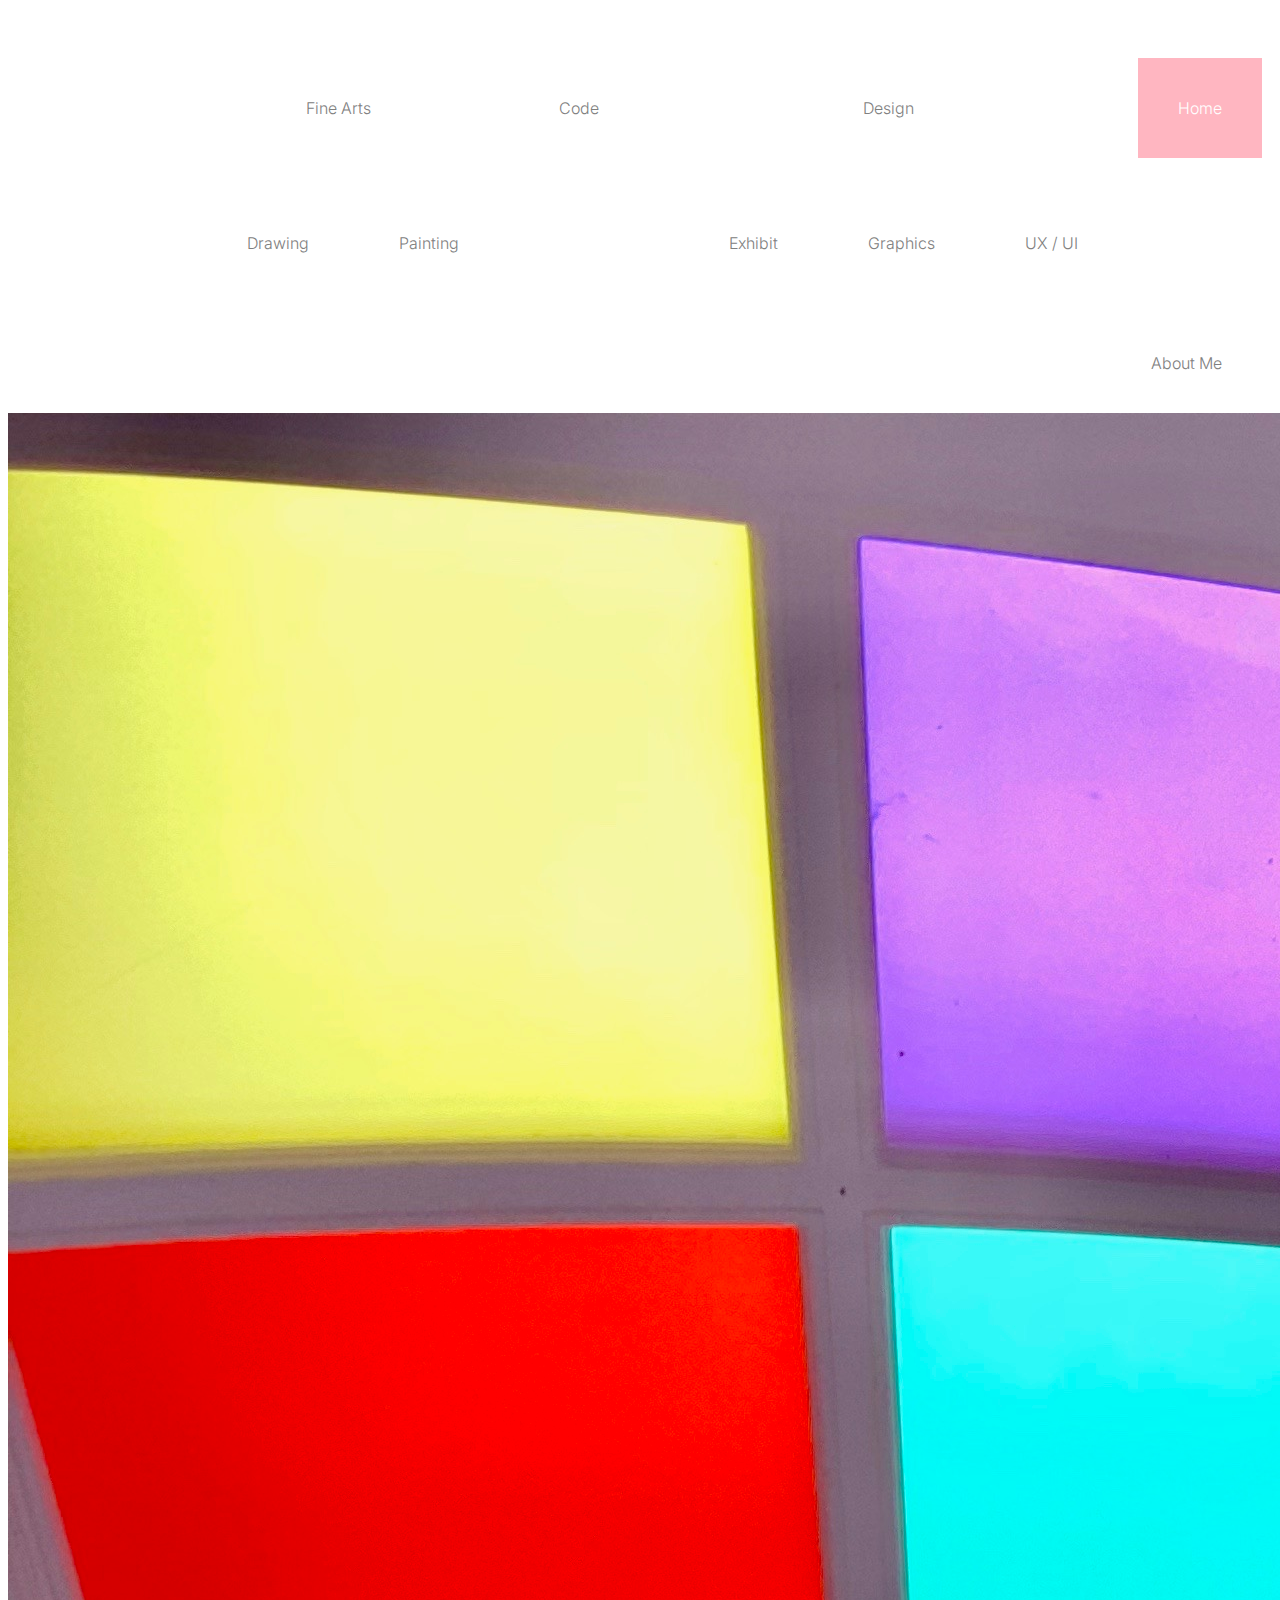
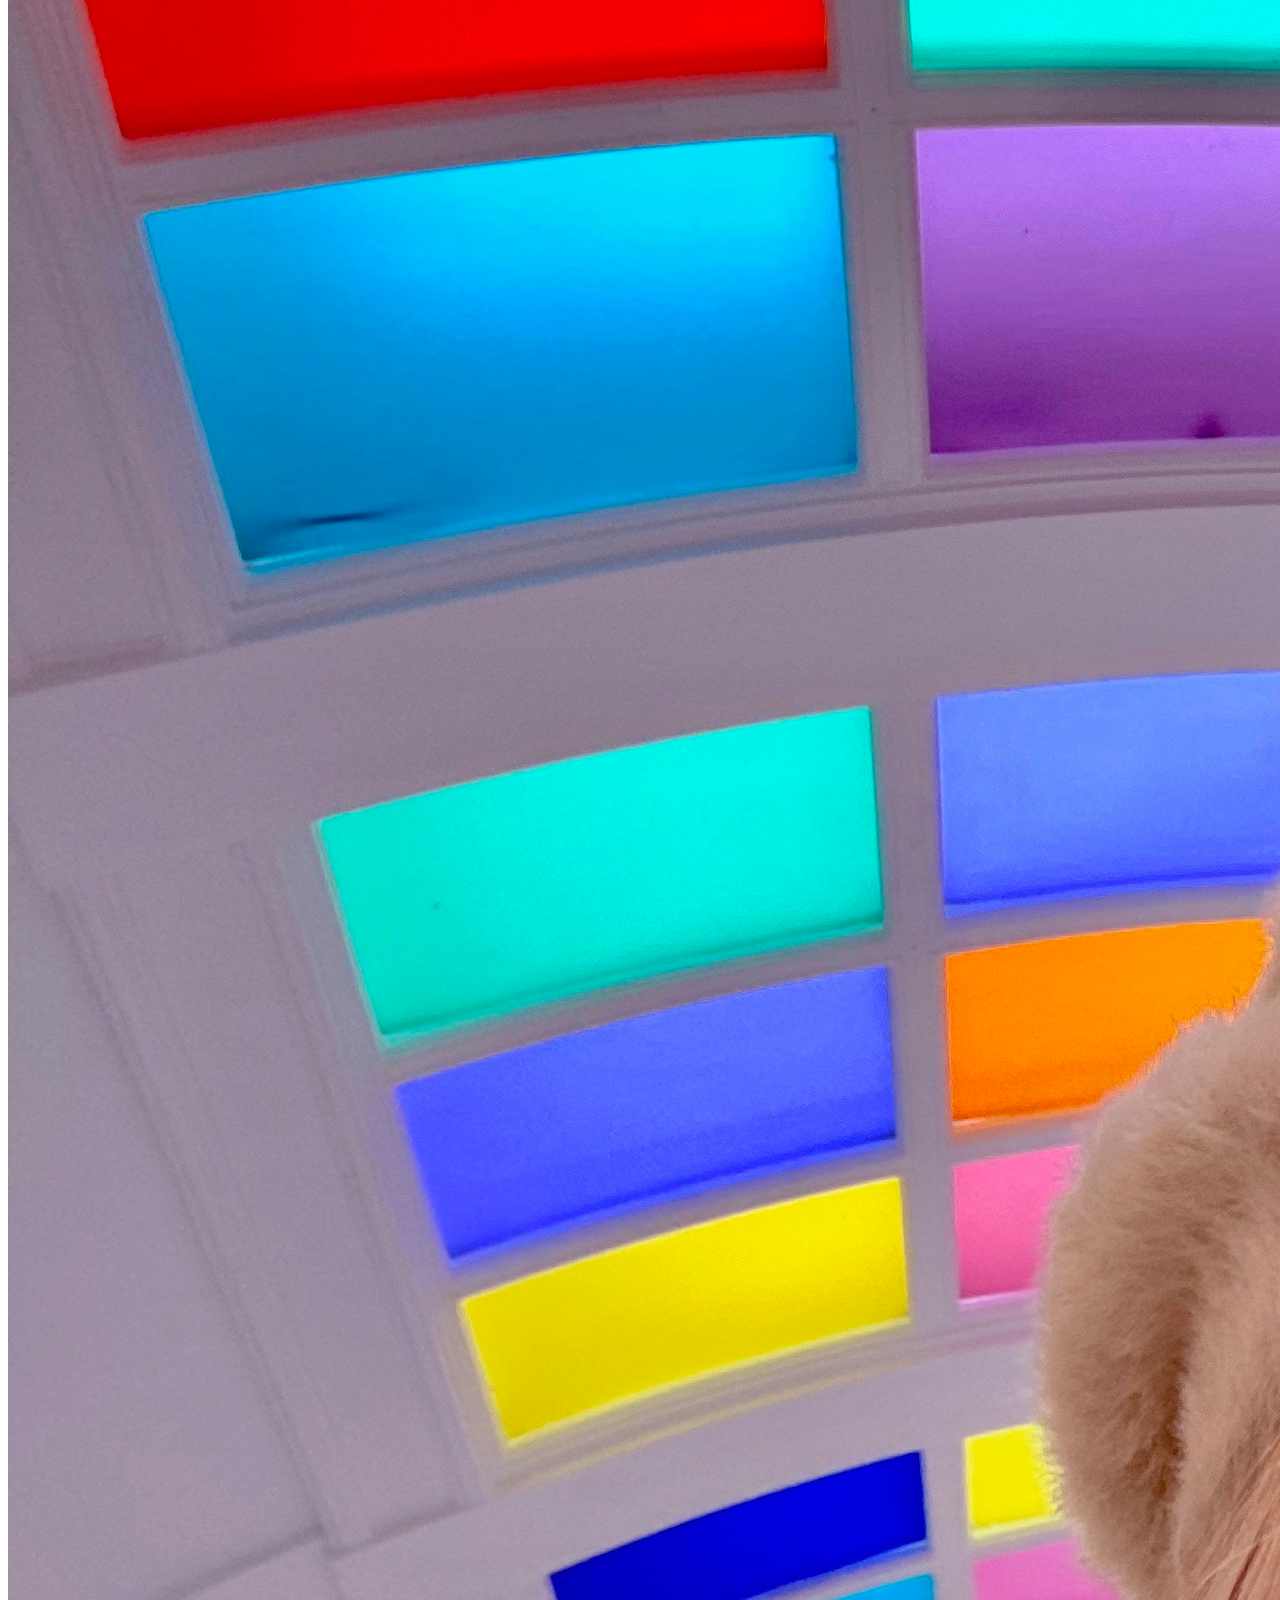
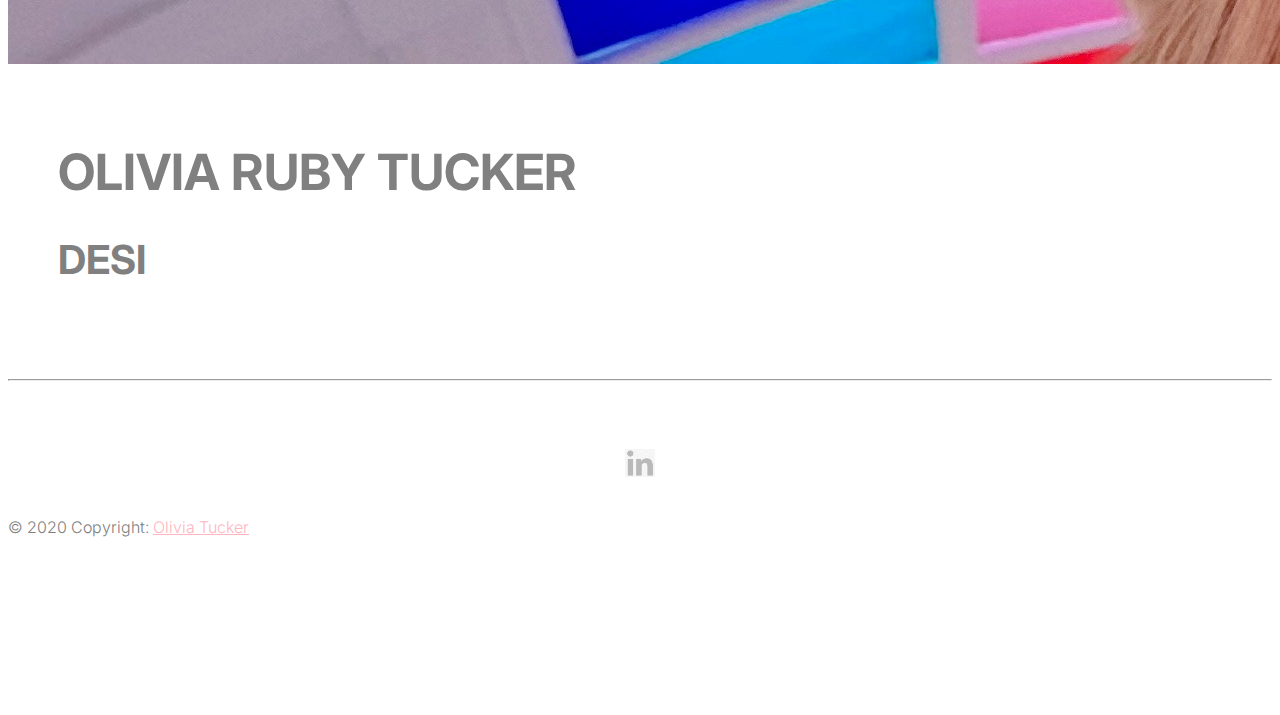
<file: index.html>
<!doctype html>
<html lang="en">

<head>
    <meta charset="UTF-8">
    <meta name="Interactive Design II" content="Portfolio Site">
    <meta name="author" content="Olivia Tucker">
    <meta name="viewport" content="width=device-width, initial-scale=1.0">
    <title>Olivia Tucker Portfolio Website</title>

    <!-- Bootstrap v4.4.1 -->
    <link href="https://cdn.jsdelivr.net/npm/bootstrap@5.0.0-beta1/dist/css/bootstrap.min.css" rel="stylesheet" integrity="sha384-giJF6kkoqNQ00vy+HMDP7azOuL0xtbfIcaT9wjKHr8RbDVddVHyTfAAsrekwKmP1" crossorigin="anonymous">
    <link href="css/custom.css" rel="stylesheet" type="text/css" media="screen">
    <link href="https://fonts.googleapis.com/css2?family=Inter:wght@200;300;400;500;600&display=swap" rel="stylesheet">

</head>

<body>
    <div class="col-md-13">
        <ul class="nav justify-content-end">
            <ul class="nav nav-pills">
                <li class="nav-item">
                    <a class="nav-link active" aria-current="page" href="index.html">Home</a>
                </li>
                
                <li class="nav-item dropdown">
                    <a class="nav-link dropdown-toggle" data-bs-toggle="dropdown" href="#" role="button" aria-expanded="false">Design</a>
                    <ul class="dropdown-menu">
                        <li><a class="dropdown-item" href="uxui.html">UX / UI</a></li>
                        <li><a class="dropdown-item" href="graphic.html">Graphics</a></li>
                        <li><a class="dropdown-item" href="sweden.html">Exhibit</a>
                        </li>

                    </ul>
                </li>
                <li class="nav-item">
                    <a class="nav-link" href="code.html">Code</a>
                </li>

                <li class="nav-item dropdown">
                    <a class="nav-link dropdown-toggle" data-bs-toggle="dropdown" href="#" role="button" aria-expanded="false">Fine Arts</a>
                    <ul class="dropdown-menu">
                        <li><a class="dropdown-item" href="painting.html">Painting</a></li>
                        <li><a class="dropdown-item" href="graphic.html">Drawing</a></li>
                    </ul>
                </li>
                <li class="nav-item">
                    <a class="nav-link" href="aboutme.html">About Me</a>
                </li>

            </ul>
        </ul>
    
    
    <div class="jumbo jumbotron-fluid">
        <div class="intro">
    <img src ="images/heroimage.jpeg" class="img-fluid" alt="Hero Image">


<!--beginning of typed.JS-->
            <div class="col-md-13">
                <h1> Olivia Ruby Tucker </h1>
                <h1 class="typing"></h1>
                <script src="typed.js"></script><br><br><br><hr><br><br><br>
                
        
         <!-- Footer Elements -->

              
                <a href="https://www.linkedin.com/in/olivia-tucker-ba3a02171/l" target="_blank"><img src="images/linkedinlogo.png" width="30px" class="center" alt="LinkedIn"></a>


                <!-- Copyright -->
                <div class="footer-copyright text-center py-3">© 2020 Copyright:
                    <a href="https://www.livtuckerdesign.com/">Olivia Tucker</a>
                </div>
                <!-- Copyright -->

            <!-- Footer -->
       
                
                
            </div> <!-- end of JS-->

        </div><!--end of intro tag-->
        </div> <!--end of jumbotron-->


            

            <!-- jQuery and Bootstrap links - do not delete! -->
        
            <script src="https://cdn.jsdelivr.net/npm/bootstrap@5.0.0-beta1/dist/js/bootstrap.bundle.min.js" integrity="sha384-ygbV9kiqUc6oa4msXn9868pTtWMgiQaeYH7/t7LECLbyPA2x65Kgf80OJFdroafW" crossorigin="anonymous"></script>
            <!-- end of do not delete -->

        <!--final div container-->
    </div>
</body>

</html>
</file>
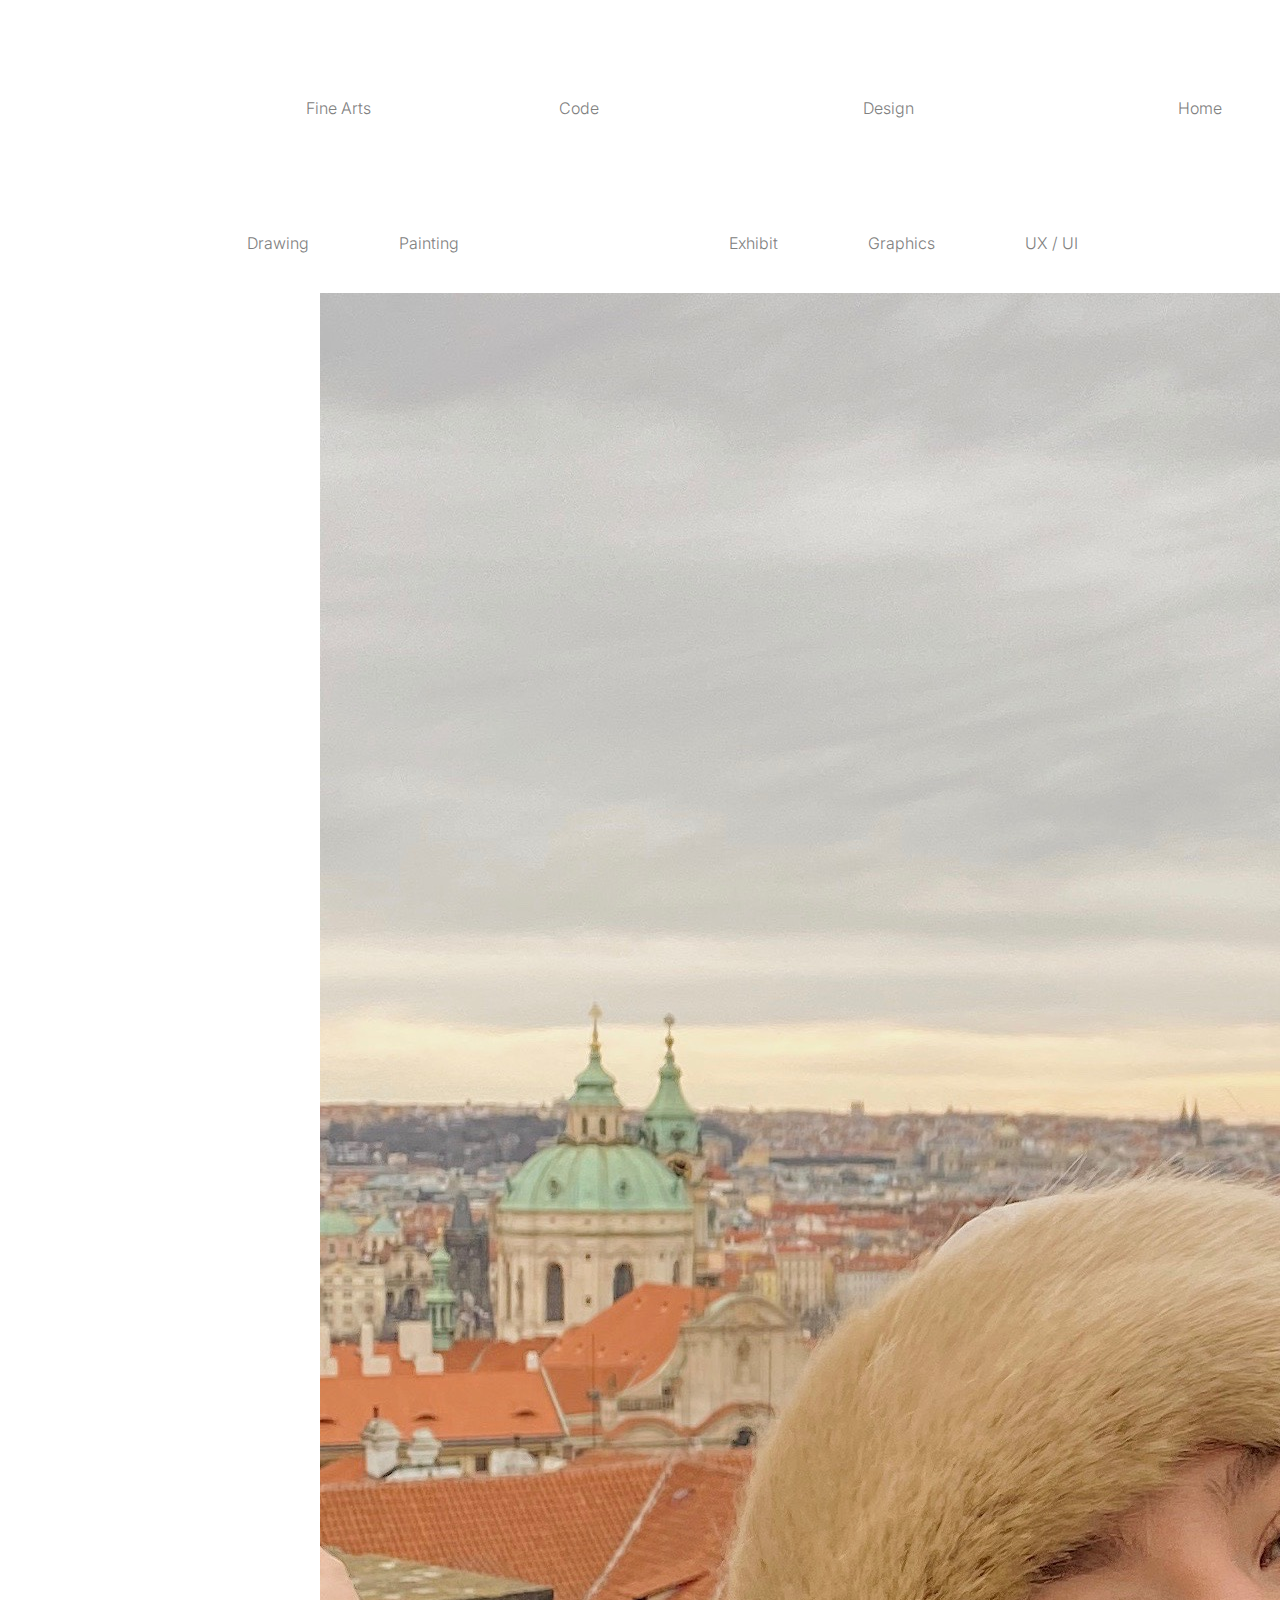
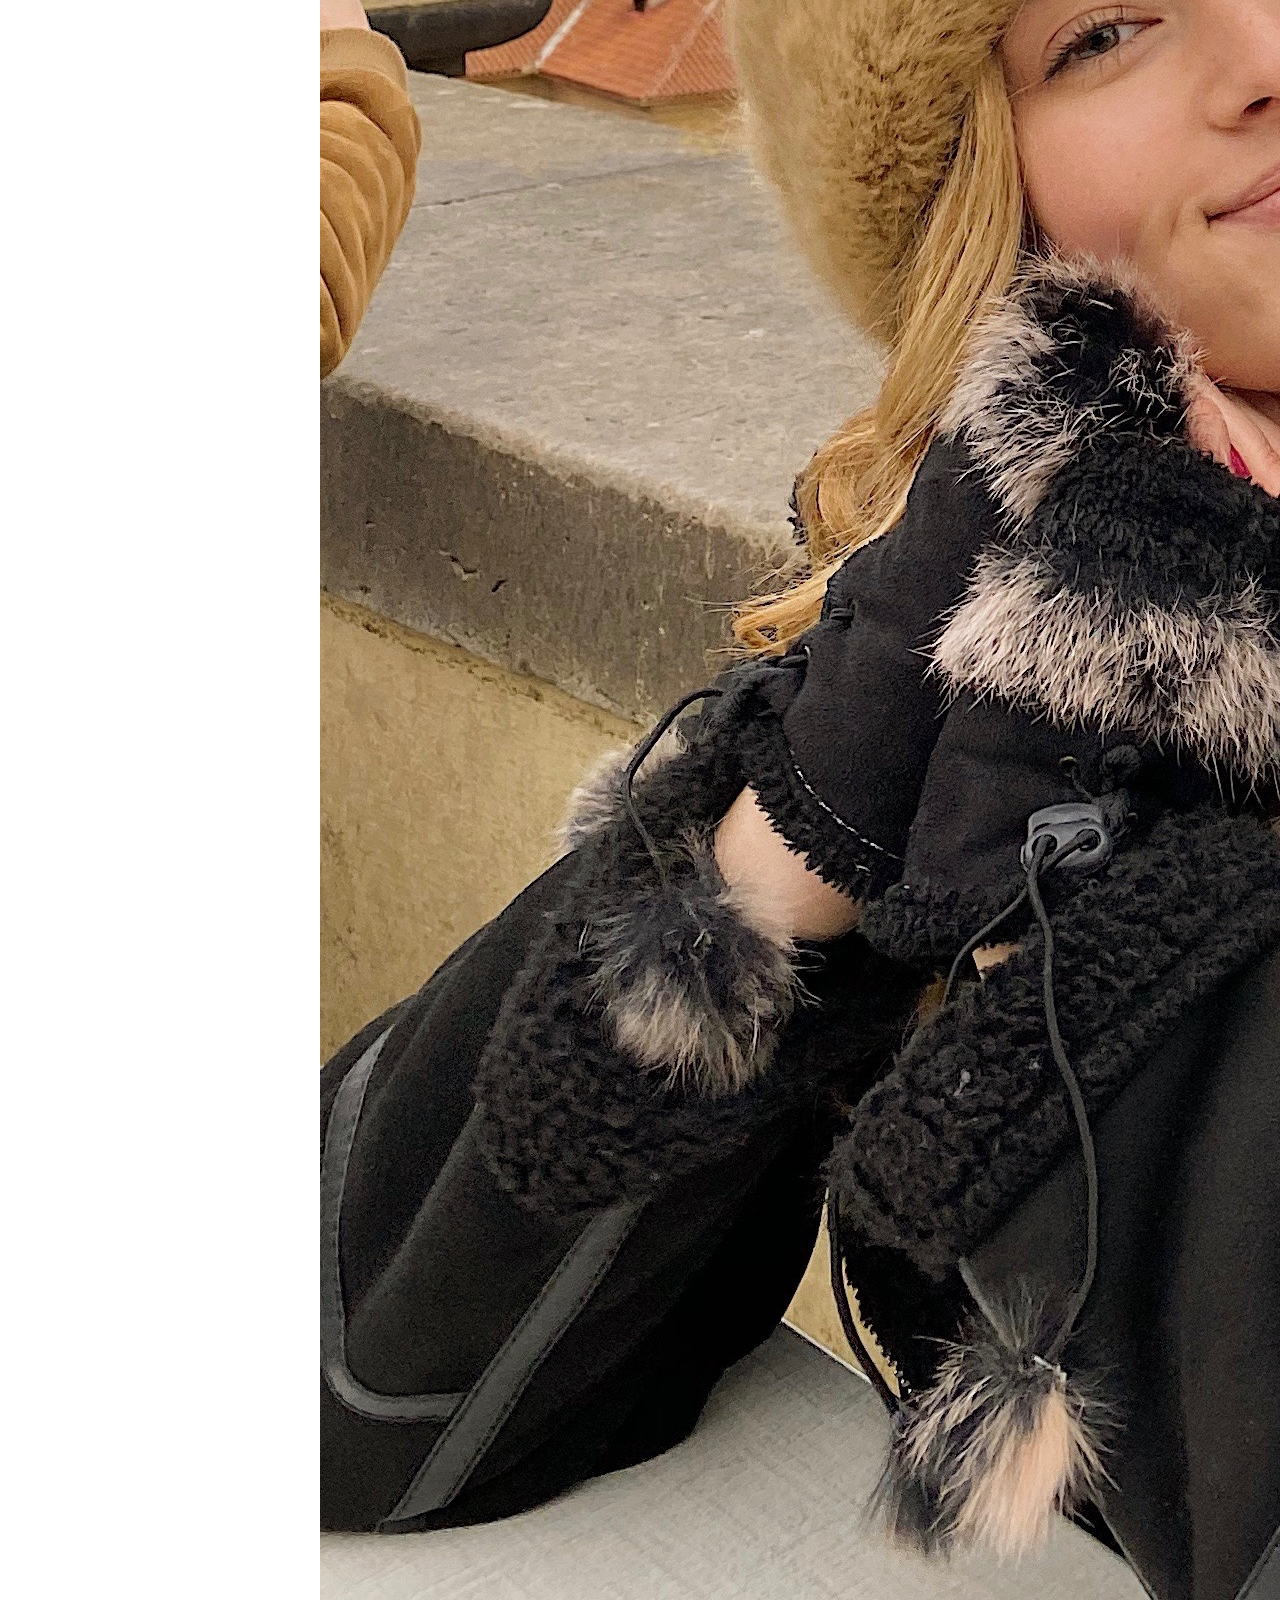
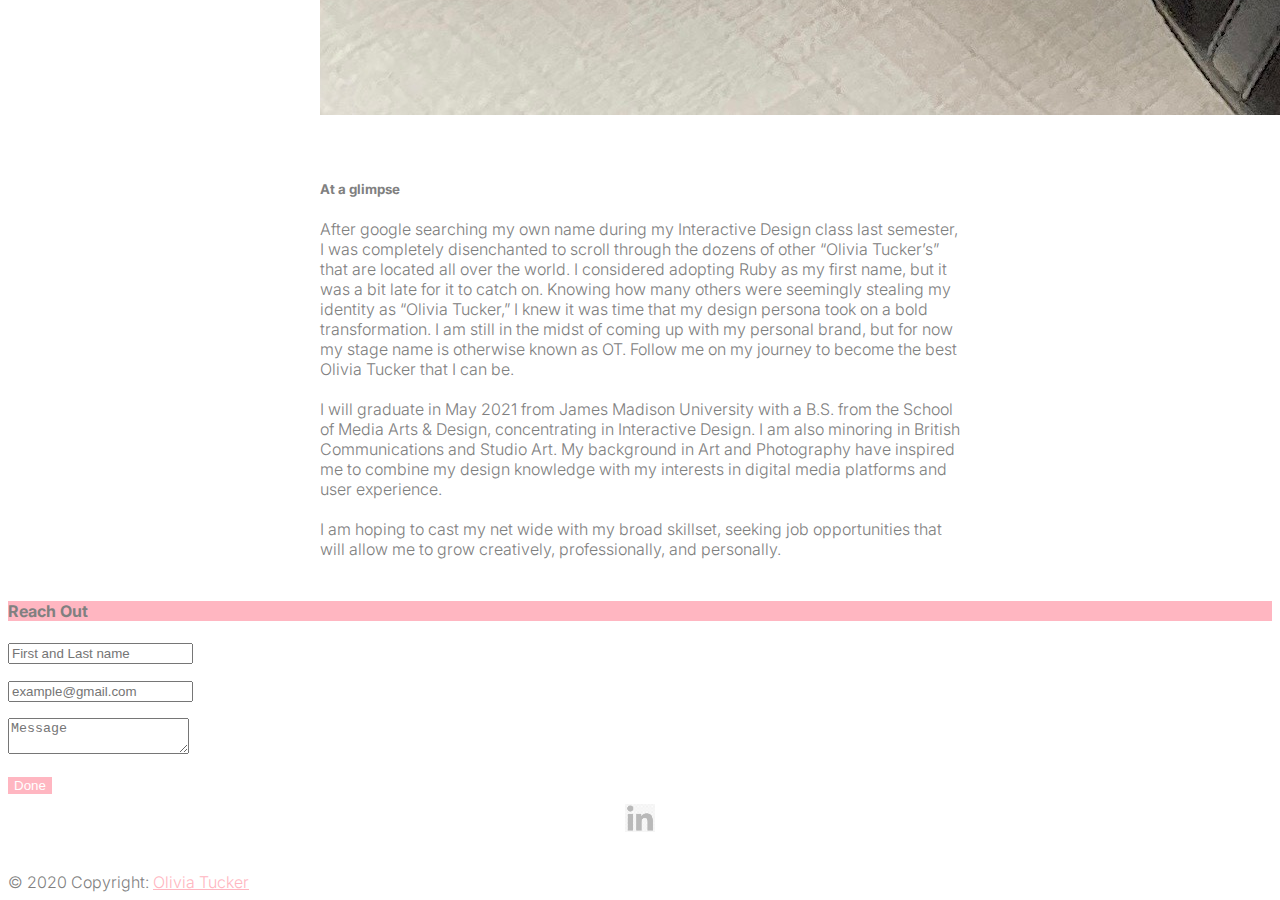
<file: aboutme.html>
<!doctype html>
<html lang="en">

<head>
    <meta charset="UTF-8">
    <meta name="Interactive Design II" content="Portfolio Site">
    <meta name="author" content="Olivia Tucker">
    <meta name="viewport" content="width=device-width, initial-scale=1.0">
    <title>Olivia Tucker Portfolio Website</title>

    <!-- Bootstrap v4.4.1 -->
    <link href="https://cdn.jsdelivr.net/npm/bootstrap@5.0.0-beta1/dist/css/bootstrap.min.css" rel="stylesheet" integrity="sha384-giJF6kkoqNQ00vy+HMDP7azOuL0xtbfIcaT9wjKHr8RbDVddVHyTfAAsrekwKmP1" crossorigin="anonymous">
    <link href="css/custom.css" rel="stylesheet" type="text/css" media="screen">
    <link href="https://fonts.googleapis.com/css2?family=Inter:wght@200;300;400;500;600&display=swap" rel="stylesheet">

</head>

<body>
    <div class="col-md-13">
        <ul class="nav justify-content-end">
            <ul class="nav nav-pills">
                <li class="nav-item">
                    <a class="nav-link" href="index.html">Home</a>
                </li>
                <li class="nav-item dropdown">
                    <a class="nav-link dropdown-toggle" aria-current="page" data-bs-toggle="dropdown" href="design.html" role="button" aria-expanded="false">Design</a>
                    <ul class="dropdown-menu">
                        <li><a class="dropdown-item" href="uxui.html">UX / UI</a></li>
                        <li><a class="dropdown-item" href="graphic.html">Graphics</a></li>
                        <li><a class="dropdown-item" href="sweden.html">Exhibit</a>
                        </li>
                    </ul>
                </li>
                <li class="nav-item">
                    <a class="nav-link" href="code.html">Code</a>
                    </li>

                    <li class="nav-item dropdown">
                        <a class="nav-link dropdown-toggle" data-bs-toggle="dropdown" href="finearts.html" role="button" aria-expanded="false">Fine Arts</a>
                        <ul class="dropdown-menu">
                            <li><a class="dropdown-item" href="painting.html">Painting</a></li>
                            <li><a class="dropdown-item" href="graphic.html">Drawing</a></li>

                        </ul>
                    </li>
                    <li class="nav-item">
                        <a class="nav-link active" href="aboutme.html">About Me</a>
                    </li>
                    </ul>
                    </ul>
                    <!--insert body elements-->
        
      <!--card-->
        
        <div class="card" style="width: 40rem;"> 
  <img class="card-img-top" src="images/profilepic.jpeg" alt="Olivia Card">
  <div class="card-body">
    <h5 class="card-title">At a glimpse</h5>
    <p class="card-text">After google searching my own name during my Interactive Design class last semester, I was completely disenchanted to scroll through the dozens of other “Olivia Tucker’s” that are located all over the world. I considered adopting Ruby as my first name, but it was a bit late for it to catch on. Knowing how many others were seemingly stealing my identity as “Olivia Tucker,” I knew it was time that my design persona took on a bold transformation. I am still in the midst of coming up with my personal brand, but for now my stage name is otherwise known as OT. Follow me on my journey to become the best Olivia Tucker that I can be. <br><br>

                            I will graduate in May 2021 from James Madison University with a B.S. from the School of Media Arts & Design, concentrating in Interactive Design. I am also minoring in British Communications and Studio Art. My background in Art and Photography have inspired me to combine my design knowledge with my interests in digital media platforms and user experience. <br><br>

                            I am hoping to cast my net wide with my broad skillset, seeking job opportunities that will allow me to grow creatively, professionally, and personally. <br><br></p>
  </div>
</div>
        
     <!--form-->
        
    <div class="container">
    <h2 class="text-center"></h2>
	<div class="row justify-content-center">
		<div class="col-12 col-md-8 col-lg-6 pb-5">


                    <!--Form with header-->

                    <form action="mail.php" method="post">
                        <div class="card border-primary rounded-0">
                            <div class="card-header p-0">
                                <div class="bg-info text-white text-center py-2">
                                    <h4><i class="fa fa-envelope"></i> Reach Out</h4>
                                    <p class="m-0"></p>
                                </div>
                            </div>
                            <div class="card-body p-3">

                                <!--Body-->
                                <div class="form-group">
                                    <div class="input-group mb-2">
                                        <div class="input-group-prepend">
                                            <div class="input-group-text"><i class="fa fa-user text-info"></i></div>
                                        </div>
                                        <input type="text" class="form-control" id="name" name="name" placeholder="First and Last name" required>
                                    </div>
                                </div>
                                <div class="form-group">
                                    <div class="input-group mb-2">
                                        <div class="input-group-prepend">
                                            <div class="input-group-text"><i class="fa fa-envelope text-info"></i></div>
                                        </div>
                                        <input type="email" class="form-control" id="name" name="email" placeholder="example@gmail.com" required>
                                    </div>
                                </div>

                                <div class="form-group">
                                    <div class="input-group mb-2">
                                        <div class="input-group-prepend">
                                            <div class="input-group-text"><i class="fa fa-comment text-info"></i></div>
                                        </div>
                                        <textarea class="form-control" placeholder="Message" required></textarea>
                                    </div>
                                </div>

                                <div class="text-center">
                                    <input type="submit" value="Done" class="btn btn-info btn-block rounded-0 py-2">
                                </div>
                            </div>

                        </div>
                    </form>
                    <!--Form with header-->


                </div>
	</div>
</div>
        
                
        
         <!-- Footer Elements -->

              
                <a href="https://www.linkedin.com/in/olivia-tucker-ba3a02171/l" target="_blank"><img src="images/linkedinlogo.png" width="30px" class="center" alt="LinkedIn"></a>


                <!-- Copyright -->
                <div class="footer-copyright text-center py-3">© 2020 Copyright:
                    <a href="https://www.livtuckerdesign.com/">Olivia Tucker</a>
                </div>
                <!-- Copyright -->

            <!-- Footer -->
       
       <style>
           
           
           .card {
        margin: 0 auto; 
        float: none; 
        margin-bottom: 10px; 
        }
           .form{
             margin: 0; 
         
           }
           .form-group{
        margin: 0 auto; 
        float: none; 
        margin-bottom: 10px; 
               margin-bottom: 1rem;
        }
           div{
               display:block;}
               
           .btn btn-primary{
        
    height:20px; 
    width:100px; 
    margin: -20px -50px; 
    position:relative;
    top:50%; 
    left:50%;
}
            .bg-info {
    background-color: lightpink!important;
}
        .btn-info {
    color: #fff;
    background-color:lightpink;
    border:none;
            
}
           
       .btn-info:hover {
    
 background: #FCD9E8;
           border:none;}
           
           .border-primary {
    border-color:darkgray;
}
        
        </style>         
                
                
                
        
                
            


            

            <!-- jQuery and Bootstrap links - do not delete! -->
        
            <script src="https://cdn.jsdelivr.net/npm/bootstrap@5.0.0-beta1/dist/js/bootstrap.bundle.min.js" integrity="sha384-ygbV9kiqUc6oa4msXn9868pTtWMgiQaeYH7/t7LECLbyPA2x65Kgf80OJFdroafW" crossorigin="anonymous"></script>
            <!-- end of do not delete -->

       </div> <!--final div container-->
</body>

</html>
</file>
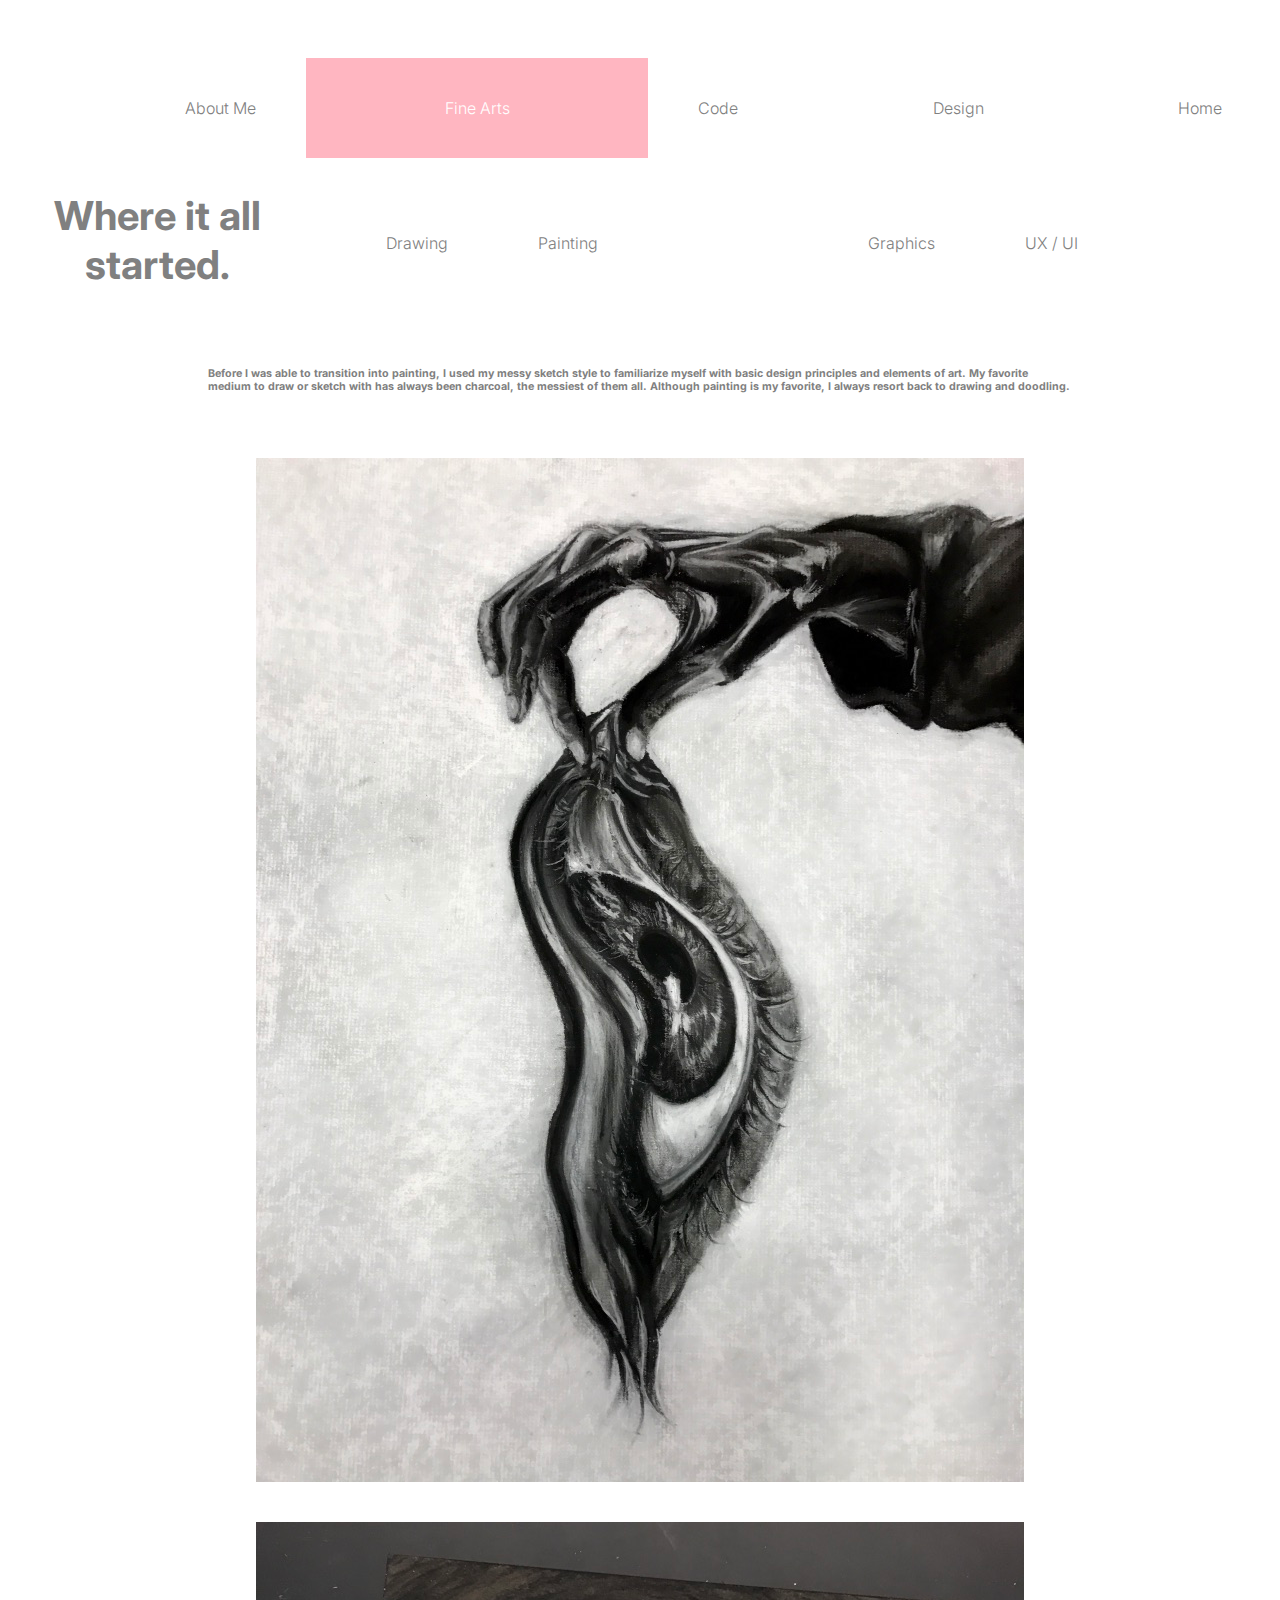
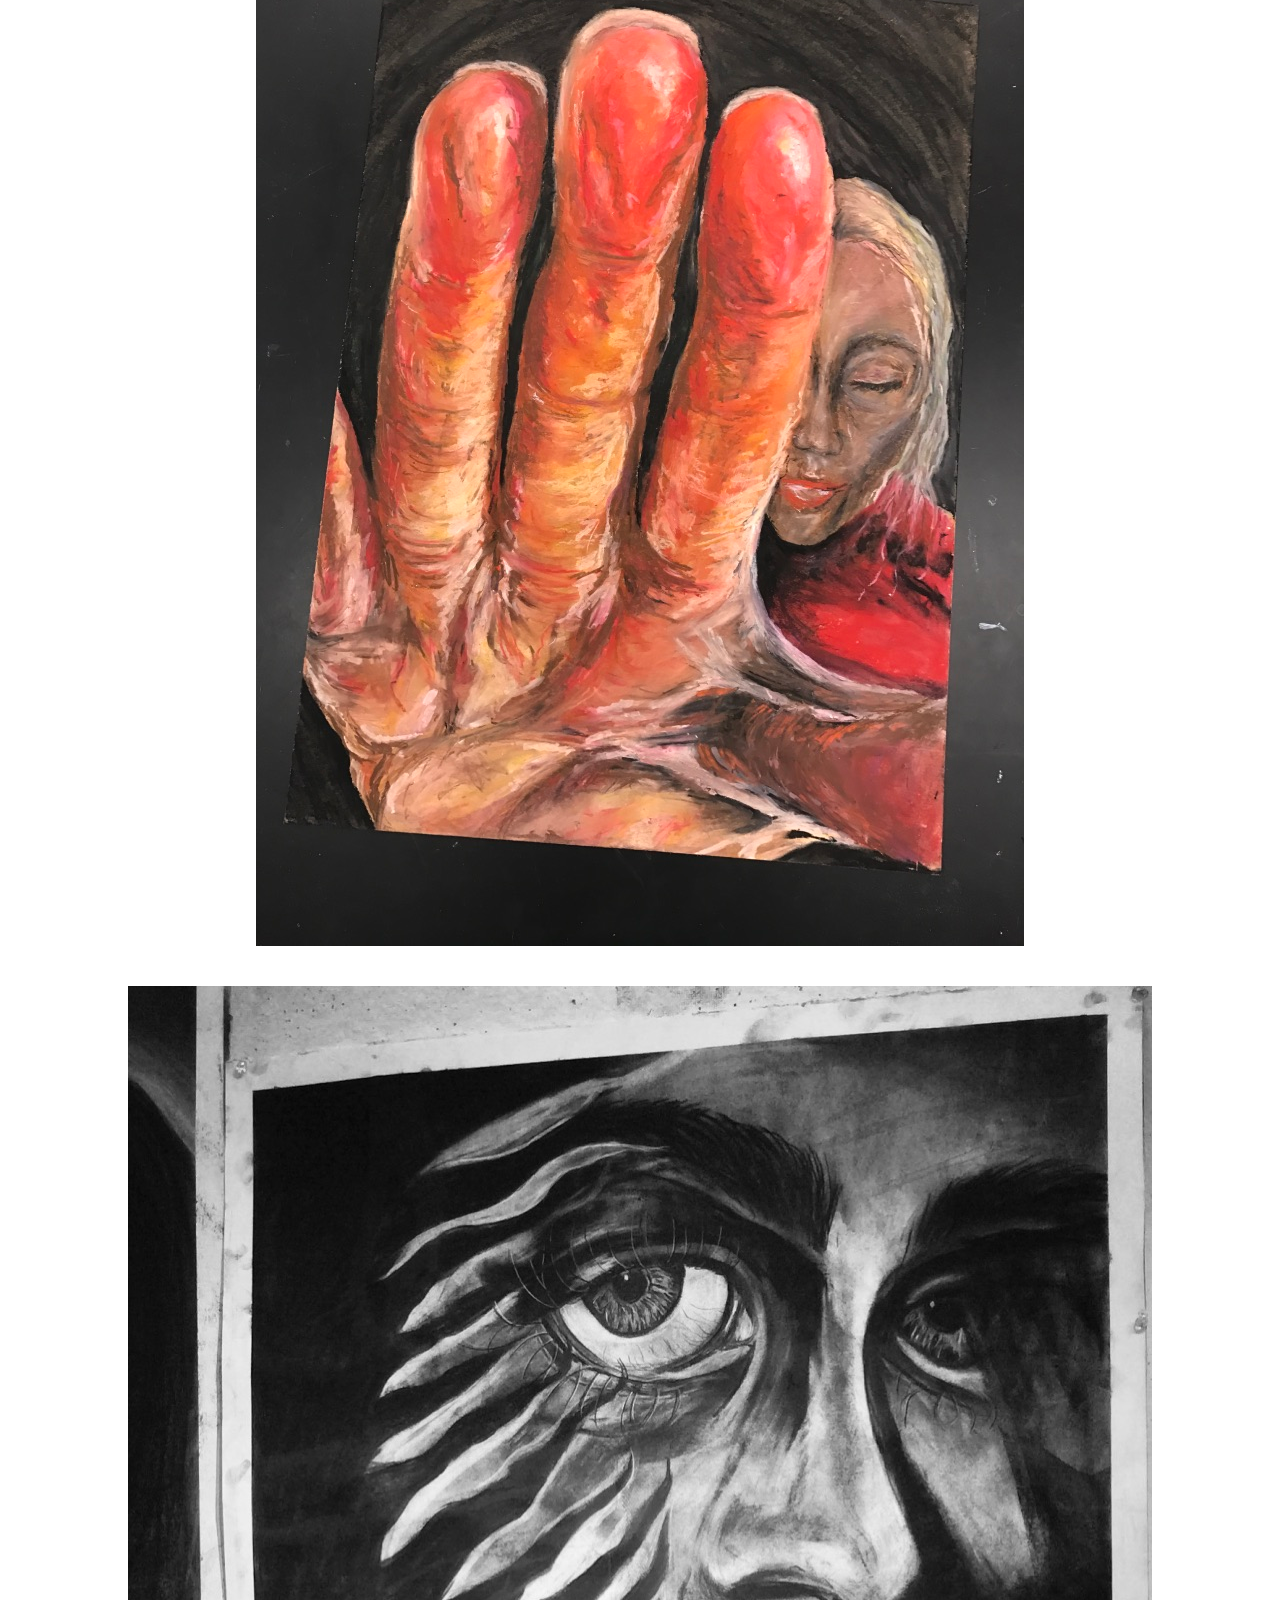
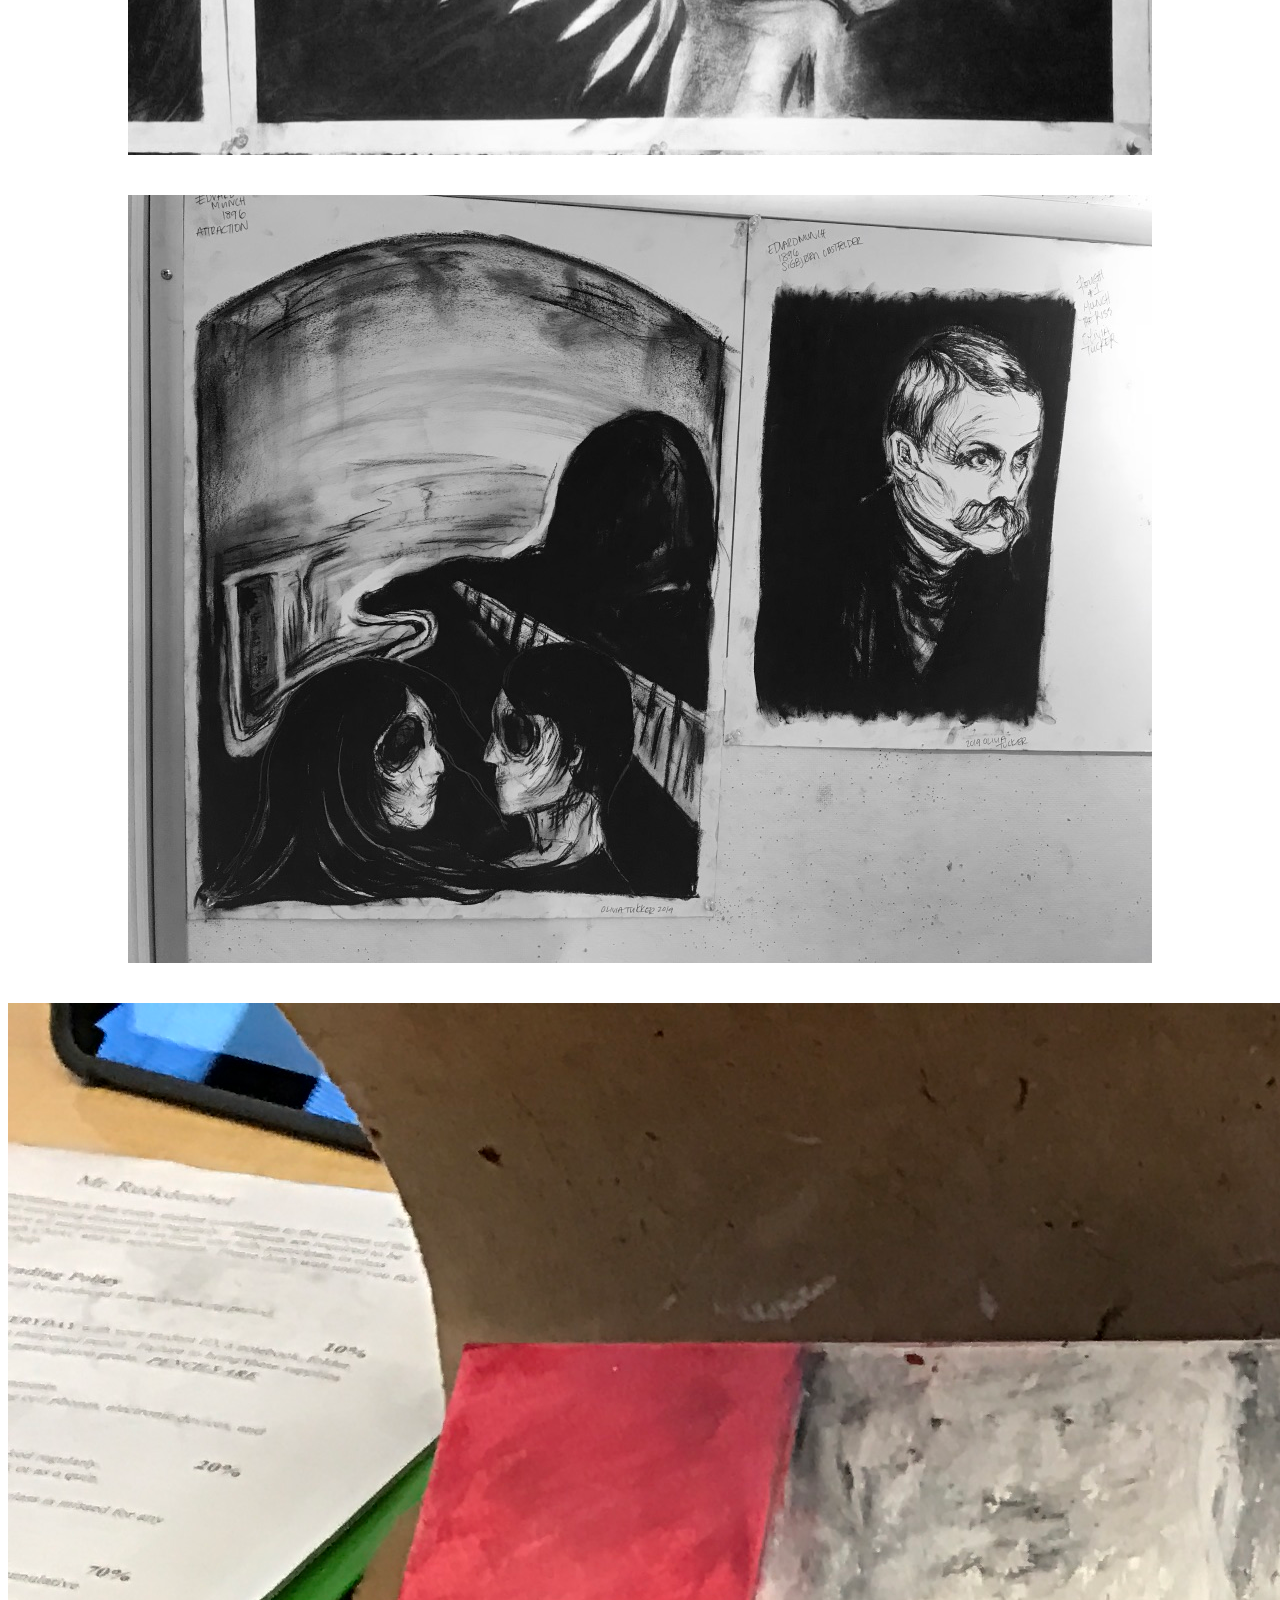
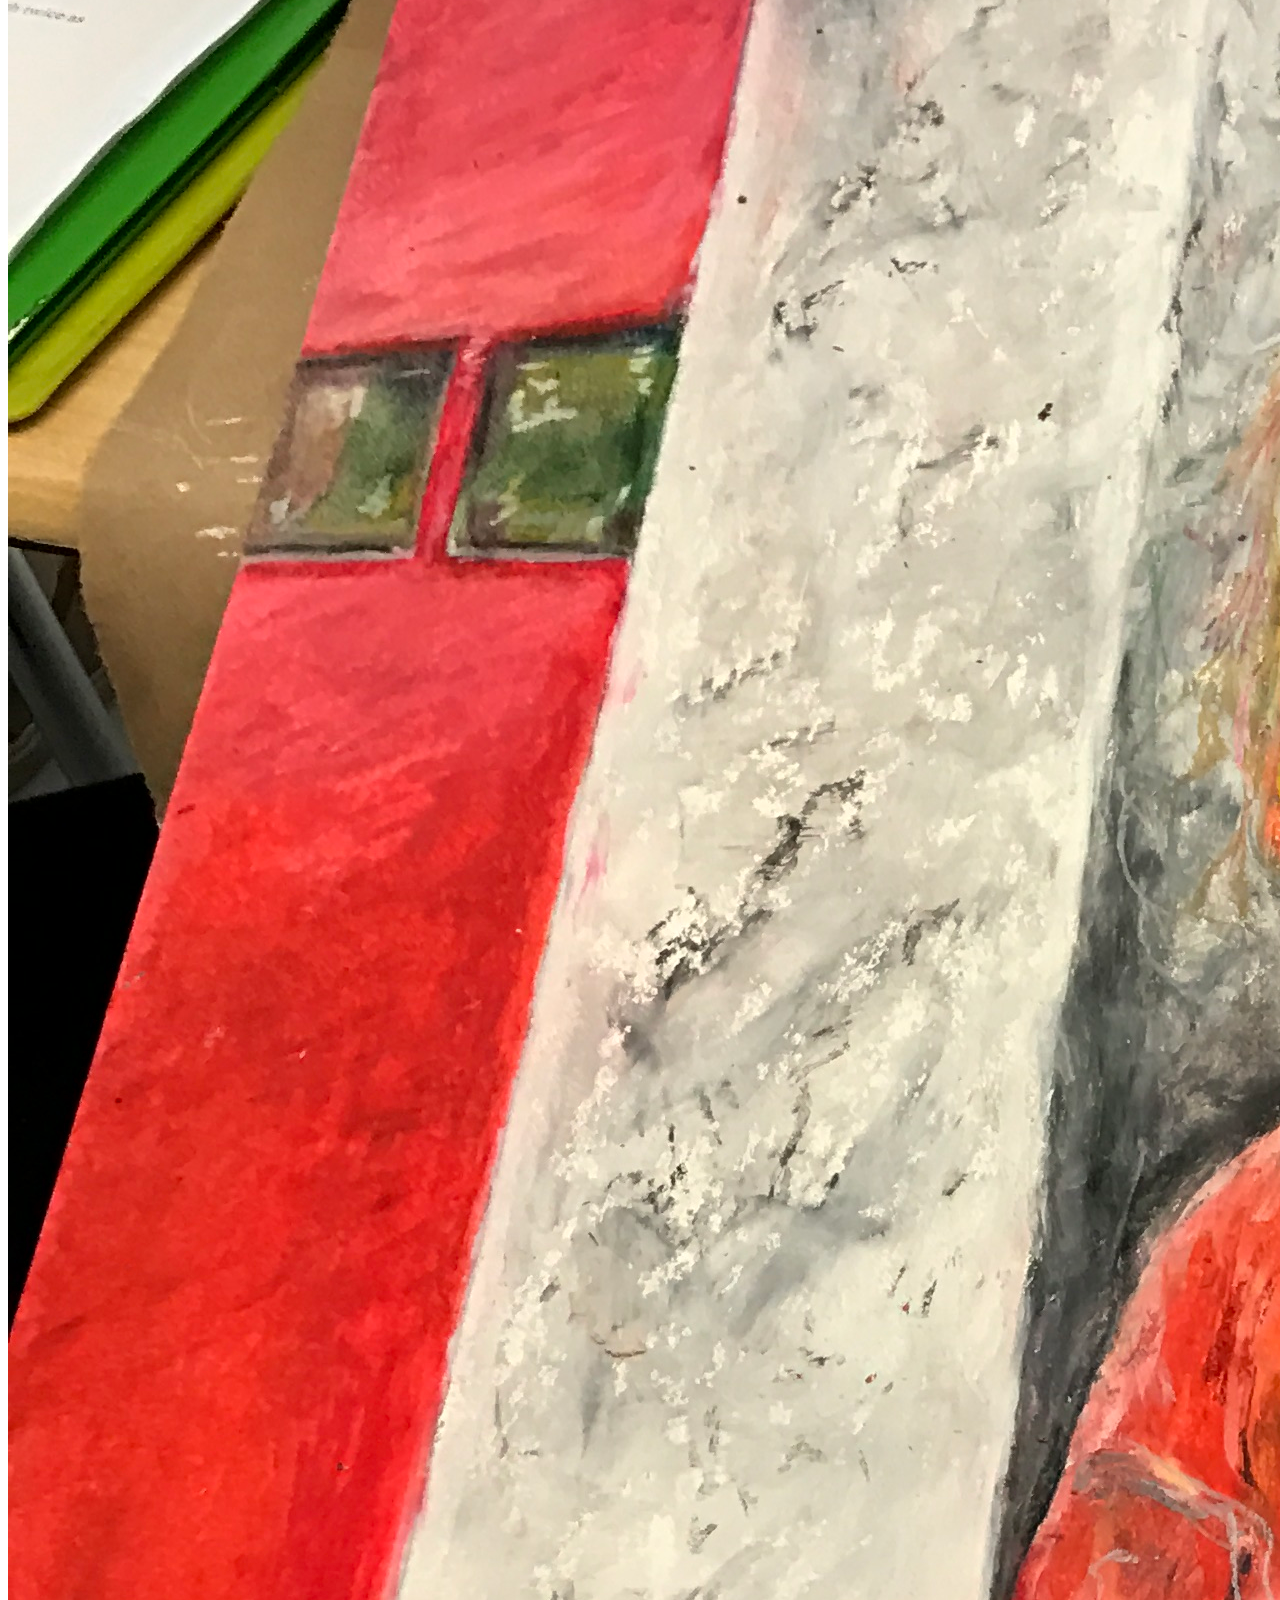
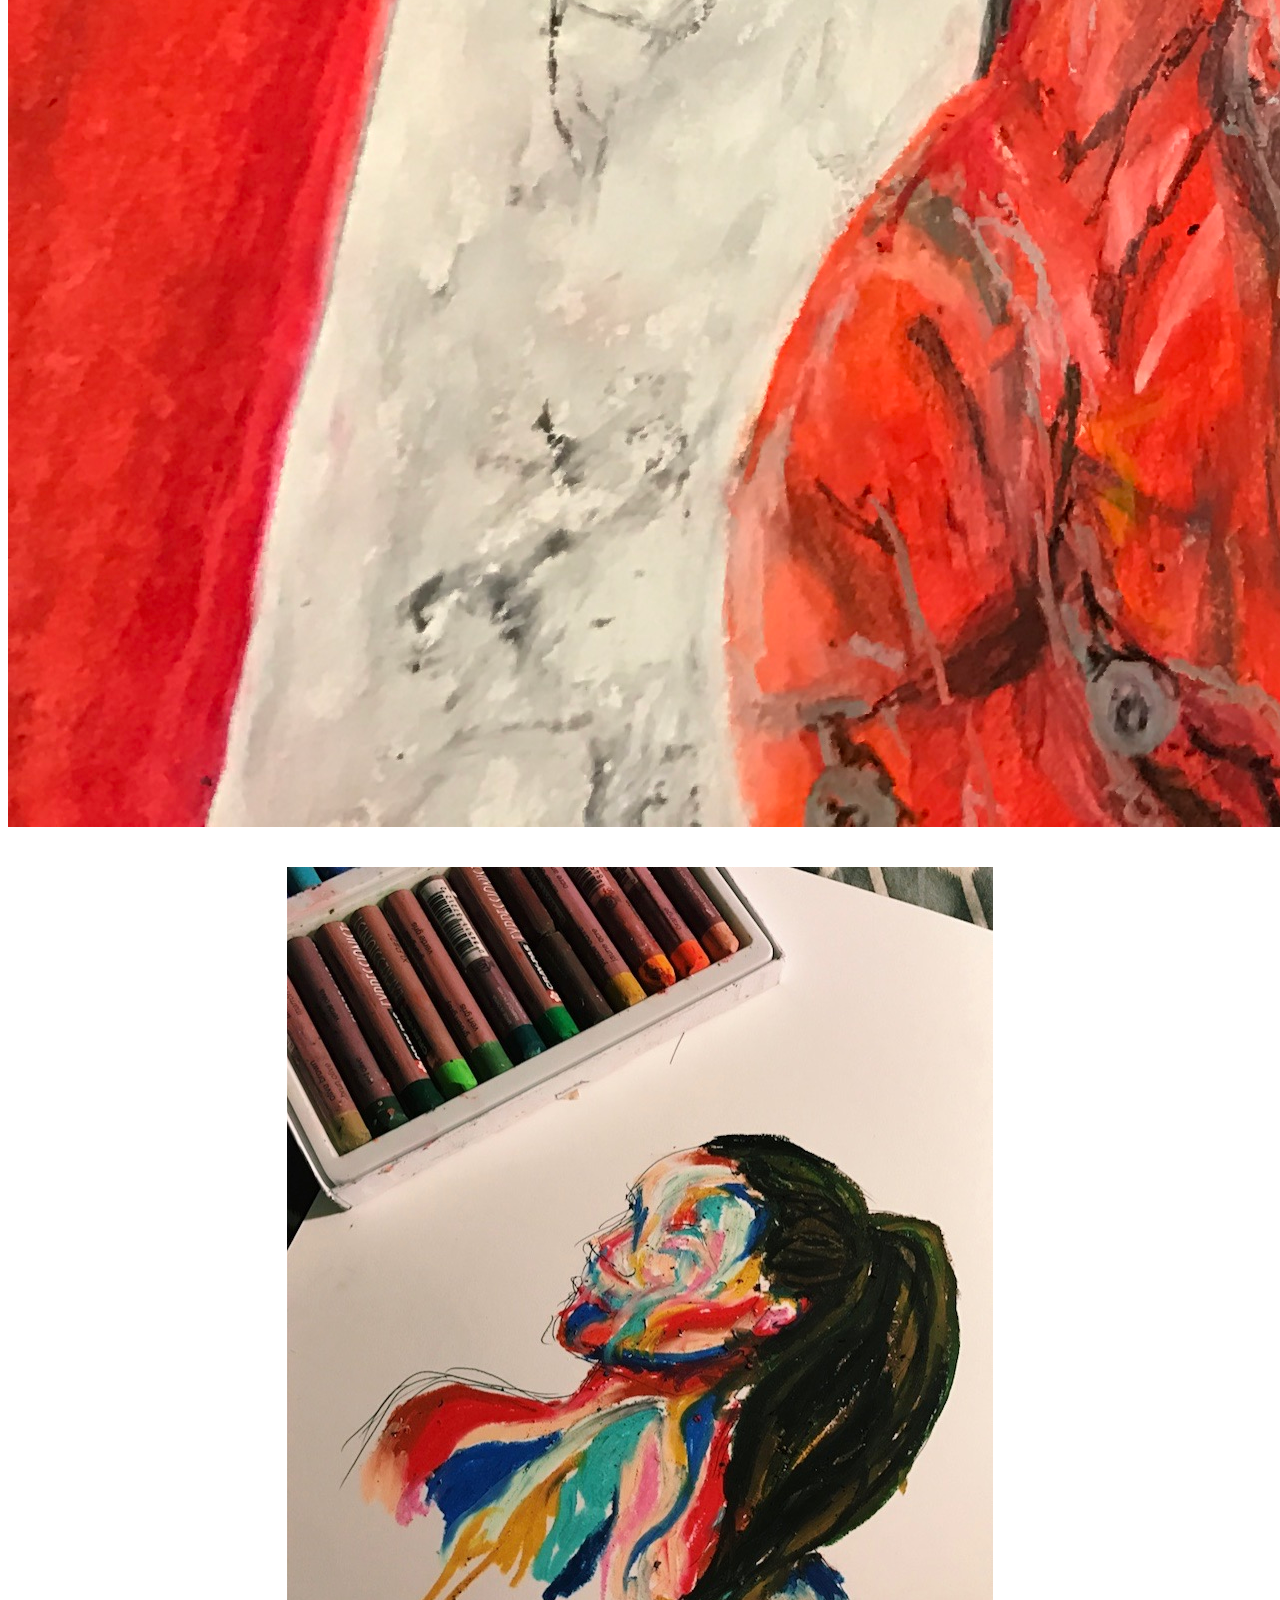
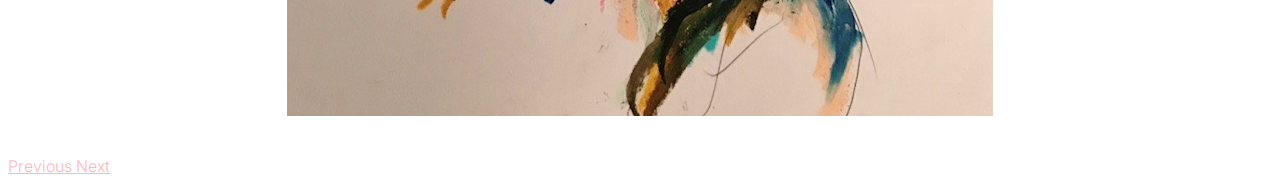
<file: drawing.html>
<!doctype html>
<html lang="en">

<head>
    <meta charset="UTF-8">
    <meta name="Interactive Design II" content="Portfolio Site">
    <meta name="author" content="Olivia Tucker">
    <meta name="viewport" content="width=device-width, initial-scale=1.0">
    <title>Olivia Tucker Portfolio Website</title>

    <!-- Bootstrap v4.4.1 -->
    <link href="https://cdn.jsdelivr.net/npm/bootstrap@5.0.0-beta1/dist/css/bootstrap.min.css" rel="stylesheet" integrity="sha384-giJF6kkoqNQ00vy+HMDP7azOuL0xtbfIcaT9wjKHr8RbDVddVHyTfAAsrekwKmP1" crossorigin="anonymous">
    <link href="css/custom.css" rel="stylesheet" type="text/css" media="screen">
    <link href="https://fonts.googleapis.com/css2?family=Inter:wght@200;300;400;500;600&display=swap" rel="stylesheet">


</head>

<body>
    <div class="col-md-13">
        <ul class="nav justify-content-end">
            <ul class="nav nav-pills">
                <li class="nav-item">
                    <a class="nav-link" href="index.html">Home</a>
                </li>
                <li class="nav-item ">
                    <a class="nav-link dropdown-toggle" aria-current="page" data-bs-toggle="dropdown" href="design.html" role="button" aria-expanded="false">Design</a>
                    <ul class="dropdown-menu">
                        <li><a class="dropdown-item" href="uxui.html">UX / UI</a></li>
                        <li><a class="dropdown-item" href="graphic.html">Graphics</a></li>

                    </ul>
                </li>
                <li class="nav-item">
                    <a class="nav-link" href="code.html">Code</a>
                </li>

                <li class="nav-item dropdown">
                    <a class="nav-link dropdown-toggle active" data-bs-toggle="dropdown" href="finearts.html" role="button" aria-expanded="false">Fine Arts</a>
                    <ul class="dropdown-menu">
                        <li><a class="dropdown-item" href="painting.html">Painting</a></li>
                        <li><a class="dropdown-item" href="graphic.html">Drawing</a></li>

</ul>
</li>
<li class="nav-item">
    <a class="nav-link" href="aboutme.html">About Me</a>
</li>
</ul>
</ul>
    <!--insert body elements-->
    
   
        <!--background image container-->
   <!-- Grid row -->
    <div class="row">
           
            <div class="col-md-12">
                <div class="row">
                    <div class="col-lg-12 col-md-12 col-sm-12 col-xs-12">
                   <h2>Where it all started.</h2><br>
               </div>
           </div>
                <h6>Before I was able to transition into painting, I used my messy sketch style to familiarize myself with basic design principles and elements of art. My favorite medium to draw or sketch with has always been charcoal, the messiest of them all. Although painting is my favorite, I always resort back to drawing and doodling.</h6><br><br>

                </div><!--end of div-->
                </div>
            <!-- Grid row -->
<div id="carouselExampleControls" class="carousel slide" data-bs-ride="carousel">
  <div class="carousel-inner">
    <div class="carousel-item active">
      <img src="images/charcoaleye.jpg" class="d-block img-fluid center" alt="...">
    </div>
    <div class="carousel-item">
      <img src="images/fineart.jpg" class="d-block img-fluid center" alt="...">
    </div>
    <div class="carousel-item">
      <img src="images/finearts1.jpg" class="d-block img-fluid center" alt="...">
    </div>
      <div class="carousel-item">
      <img src="images/finearts2.jpg" class="d-block img-fluid center" alt="...">
    </div>
      <div class="carousel-item">
      <img src="images//pastels.jpg" class="d-block img-fluid center" alt="...">
    </div>
      <div class="carousel-item">
      <img src="images/pastels2.jpeg" class="d-block img-fluid center" alt="...">
    </div>
  </div>
  <a class="carousel-control-prev" href="#carouselExampleControls" role="button" data-bs-slide="prev">
    <span class="carousel-control-prev-icon" aria-hidden="true"></span>
    <span class="visually-hidden">Previous</span>
  </a>
  <a class="carousel-control-next" href="#carouselExampleControls" role="button" data-bs-slide="next">
    <span class="carousel-control-next-icon" aria-hidden="true"></span>
    <span class="visually-hidden">Next</span>
  </a>
</div>
        
        
<style>
    .carousel-control-next:focus,
    .carousel-control-next:hover,
    .carousel-control-prev:focus,
    .carousel-control-prev:hover {
        color: red;
        text-decoration: red;
        outline: 0;
        opacity: .9;
    }

    h6 {
        padding-left: 200px;
        padding-right: 200px;
    }

    h2 {
        text-align: center;
        color: light gainsboro;
        padding-top: 100px;
        font-size: 40px;
    }
</style>
            

            <!-- jQuery and Bootstrap links - do not delete! -->
        
            <script src="https://cdn.jsdelivr.net/npm/bootstrap@5.0.0-beta1/dist/js/bootstrap.bundle.min.js" integrity="sha384-ygbV9kiqUc6oa4msXn9868pTtWMgiQaeYH7/t7LECLbyPA2x65Kgf80OJFdroafW" crossorigin="anonymous"></script>
            <!-- end of do not delete -->

       </div> <!--final div container-->
</body>

</html>
</file>
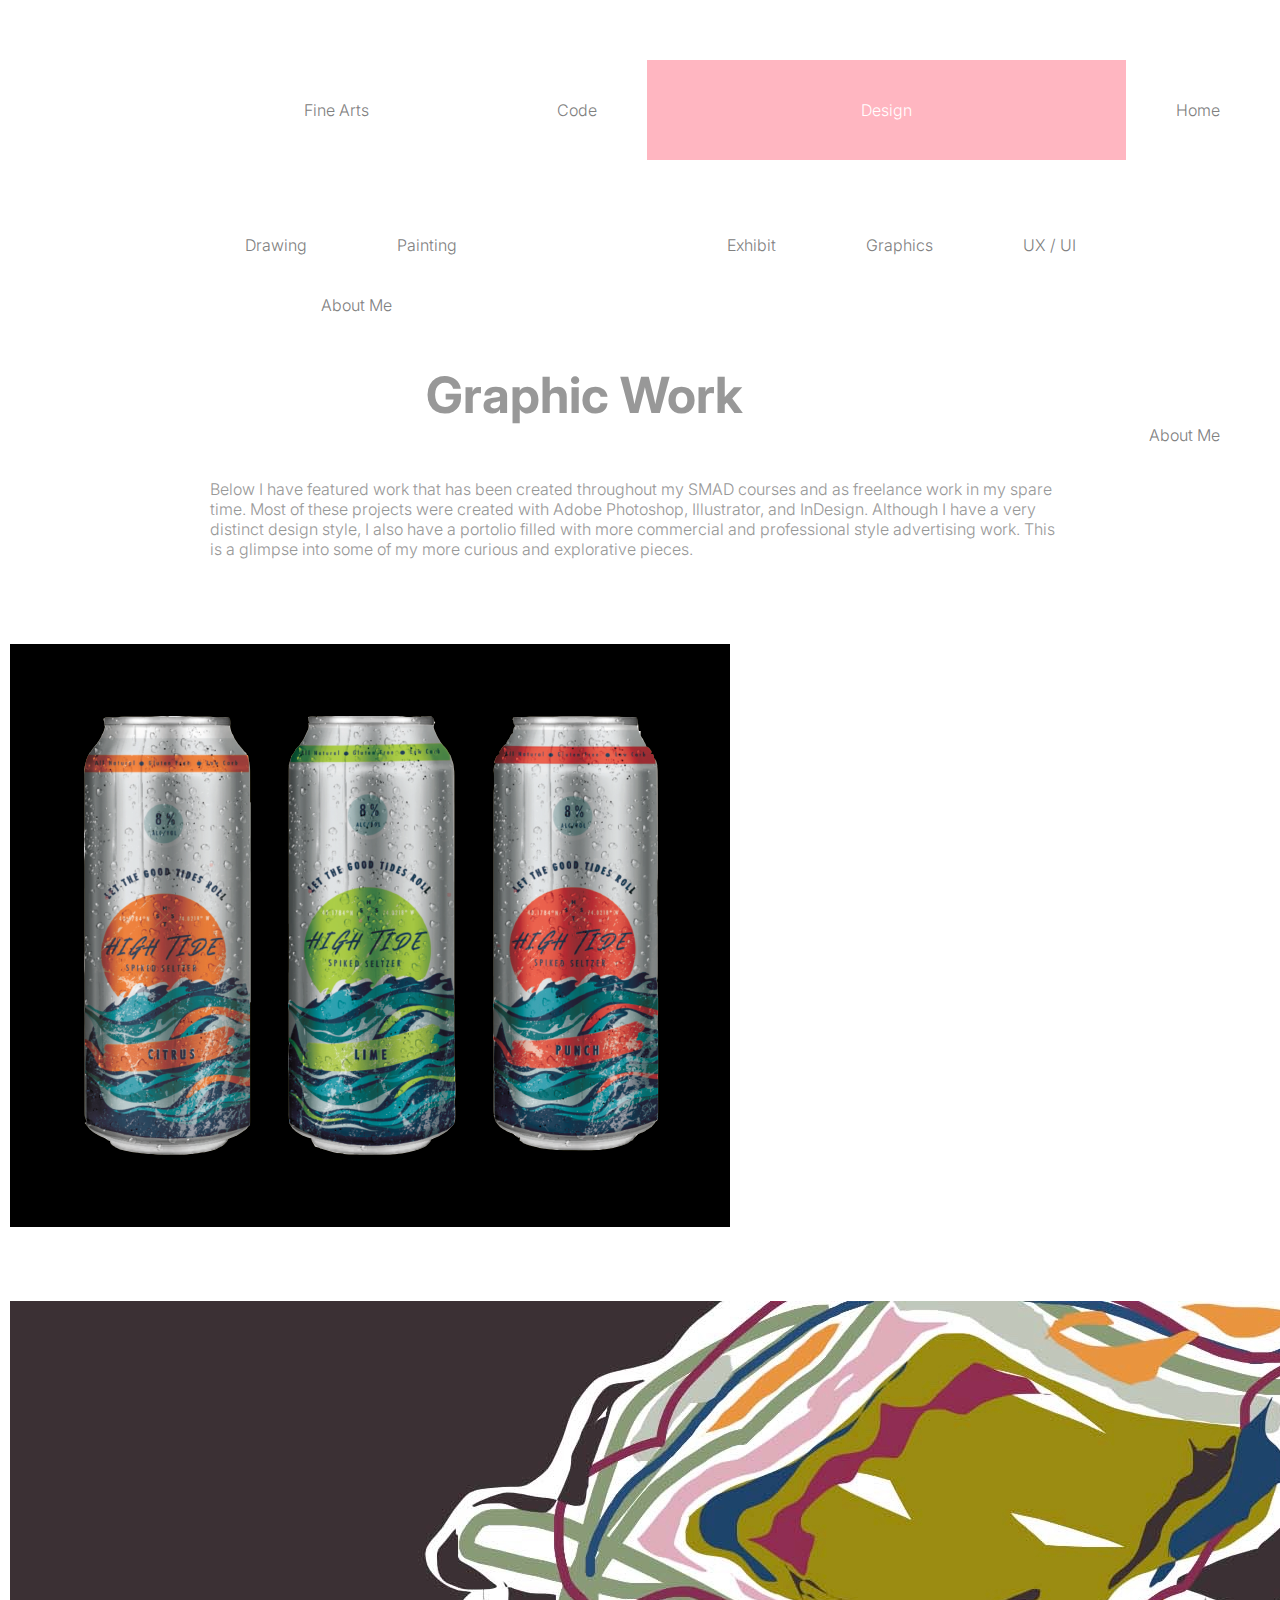
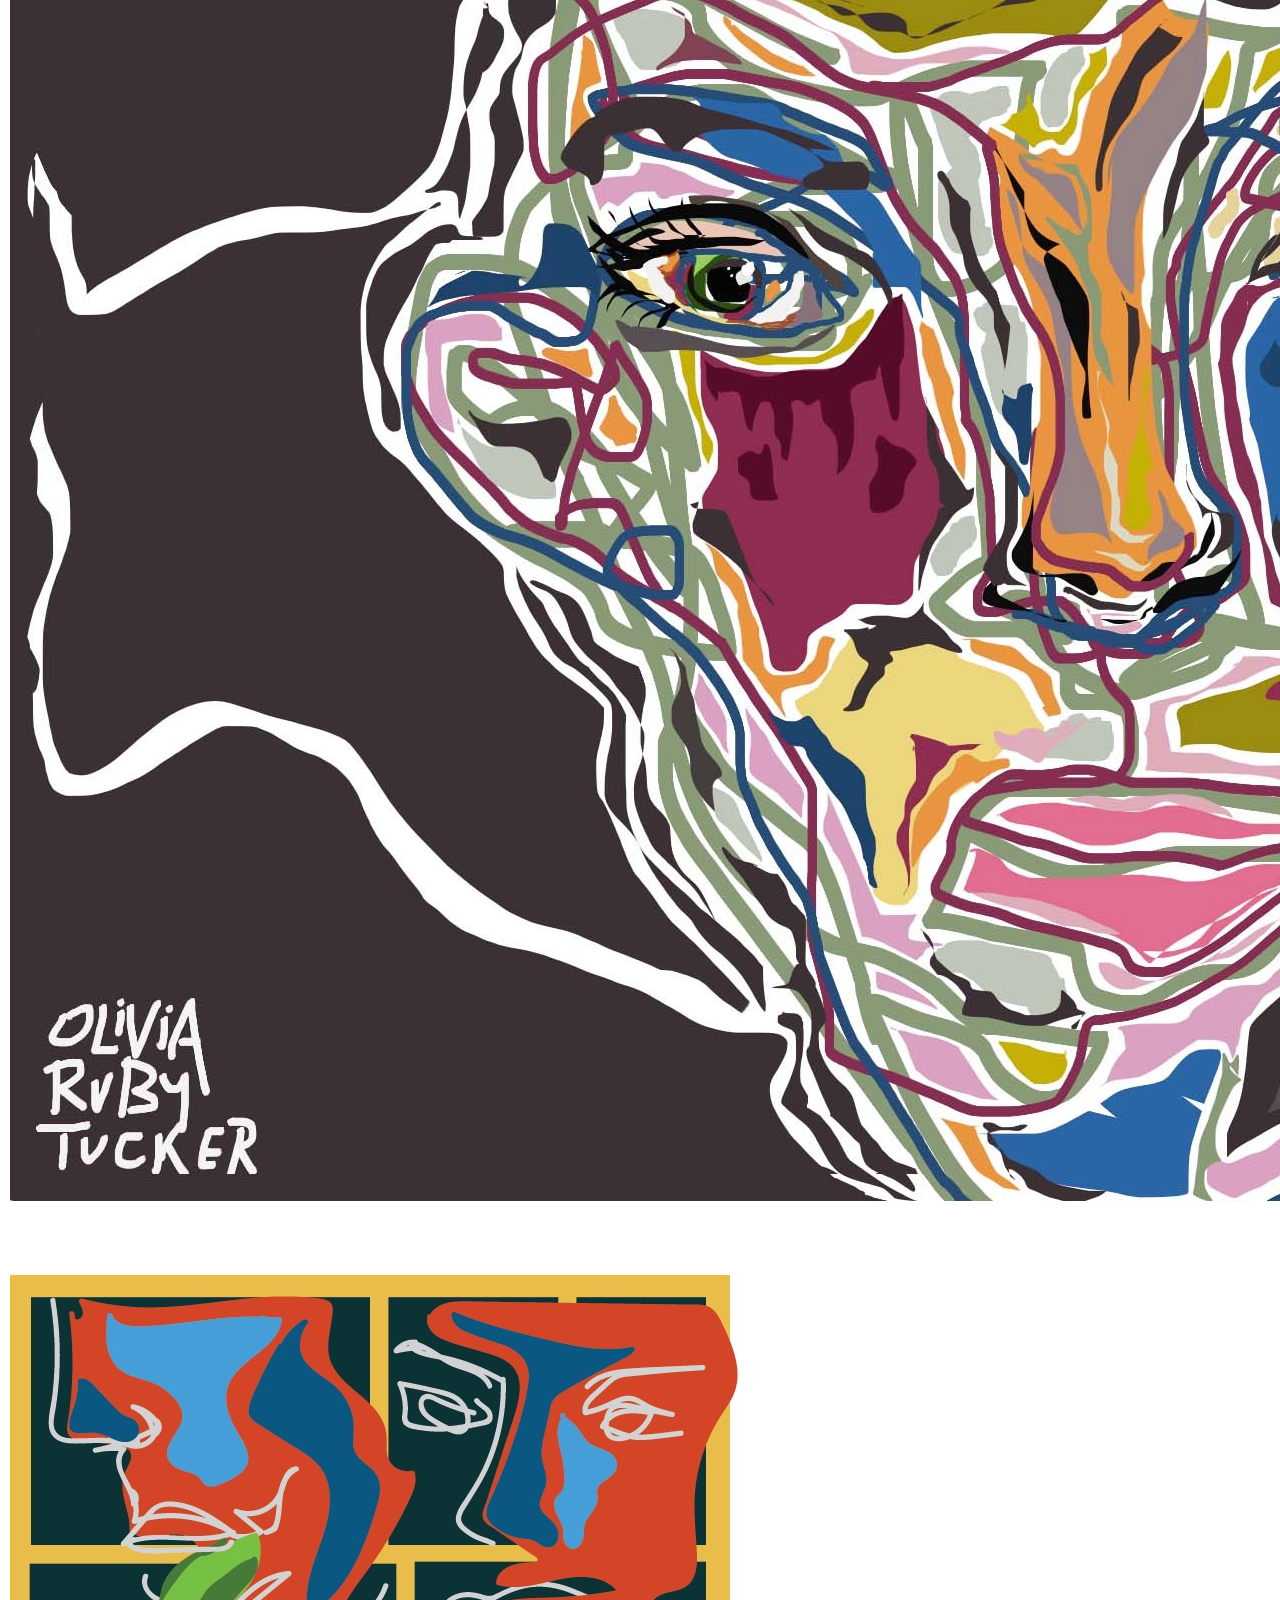
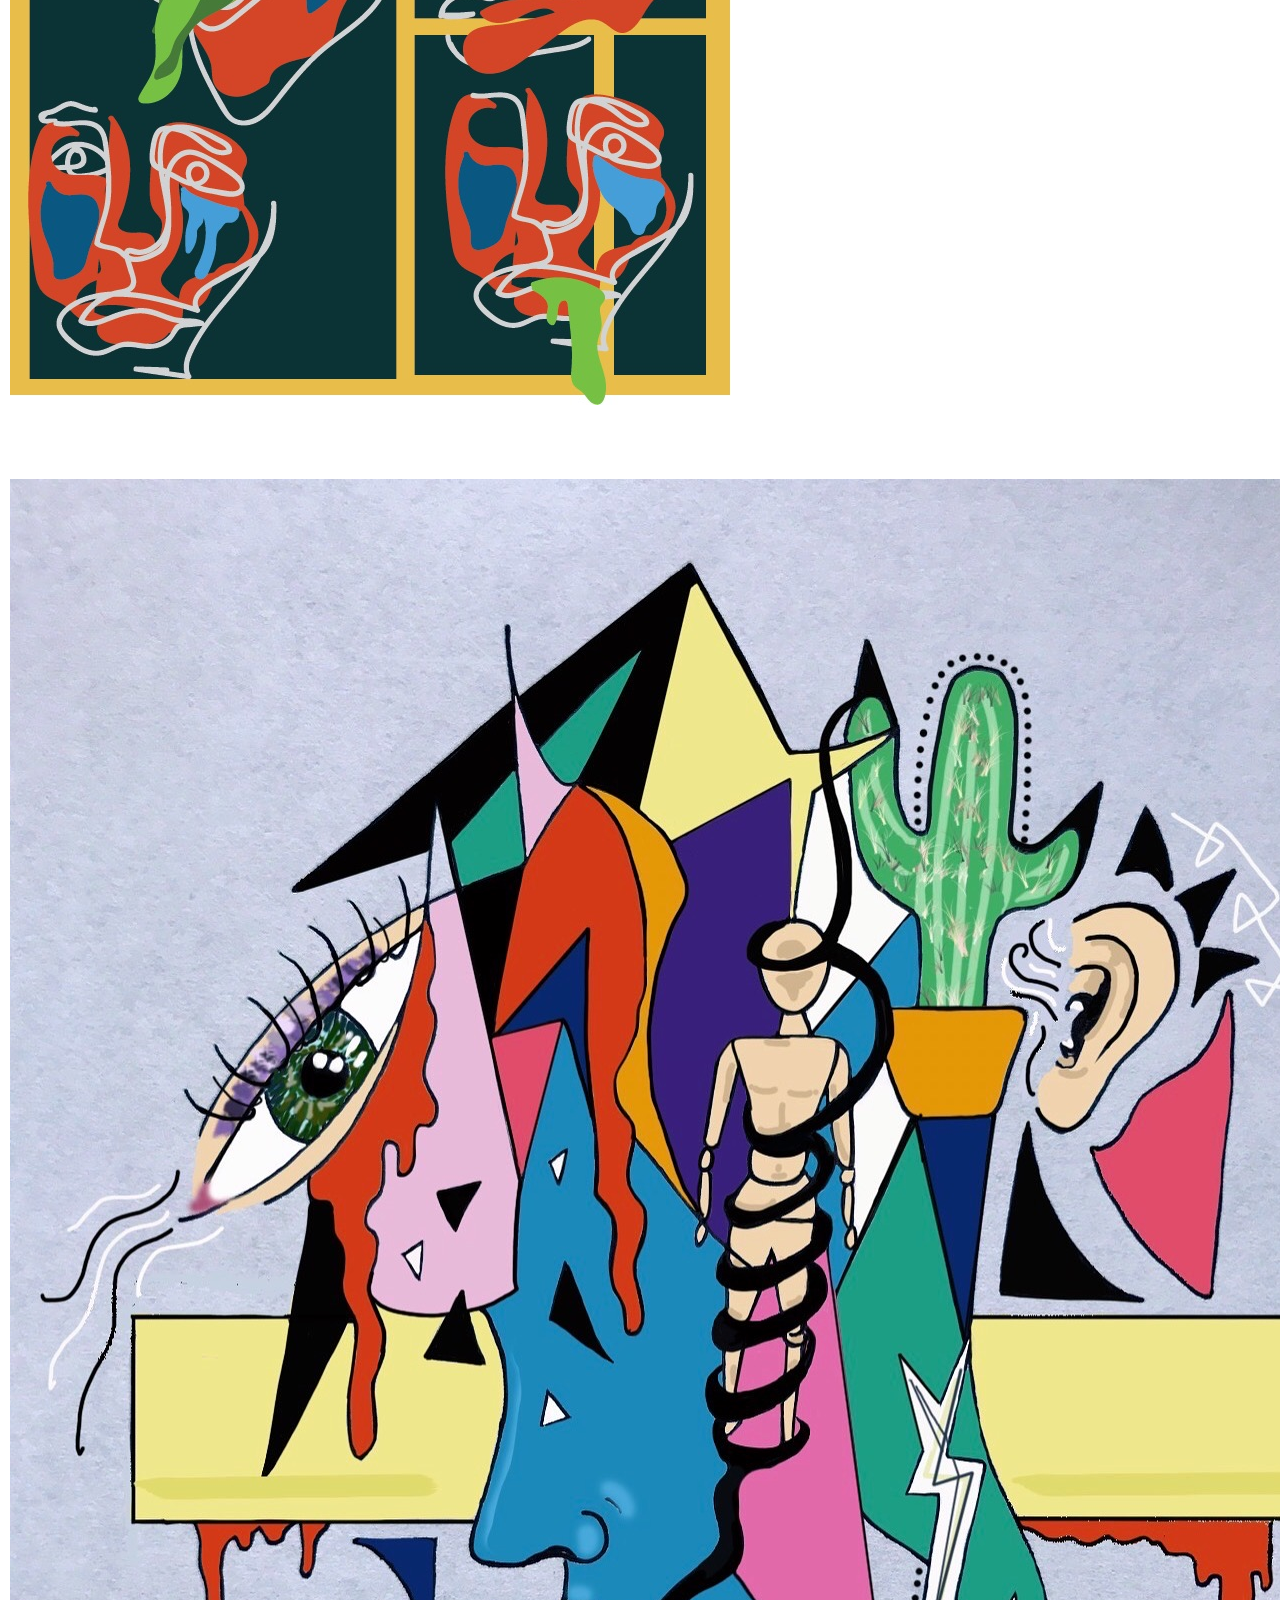
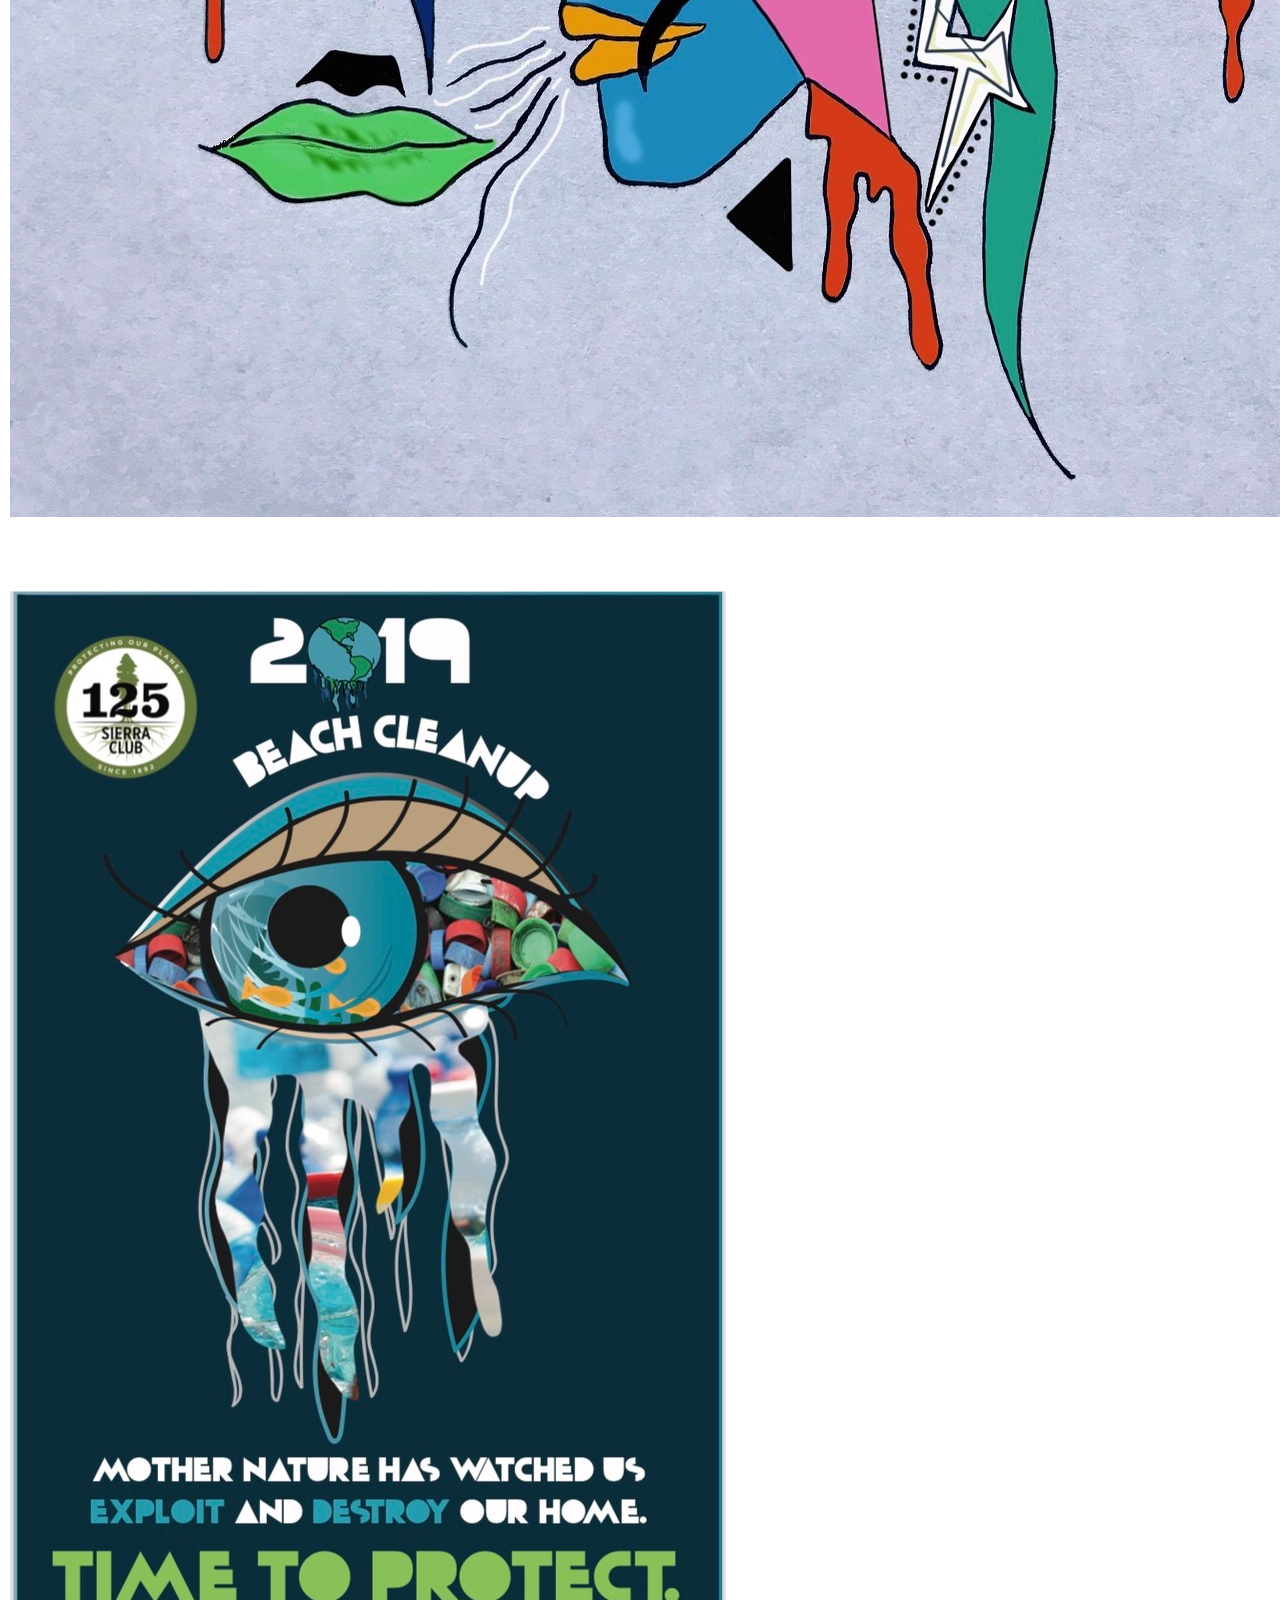
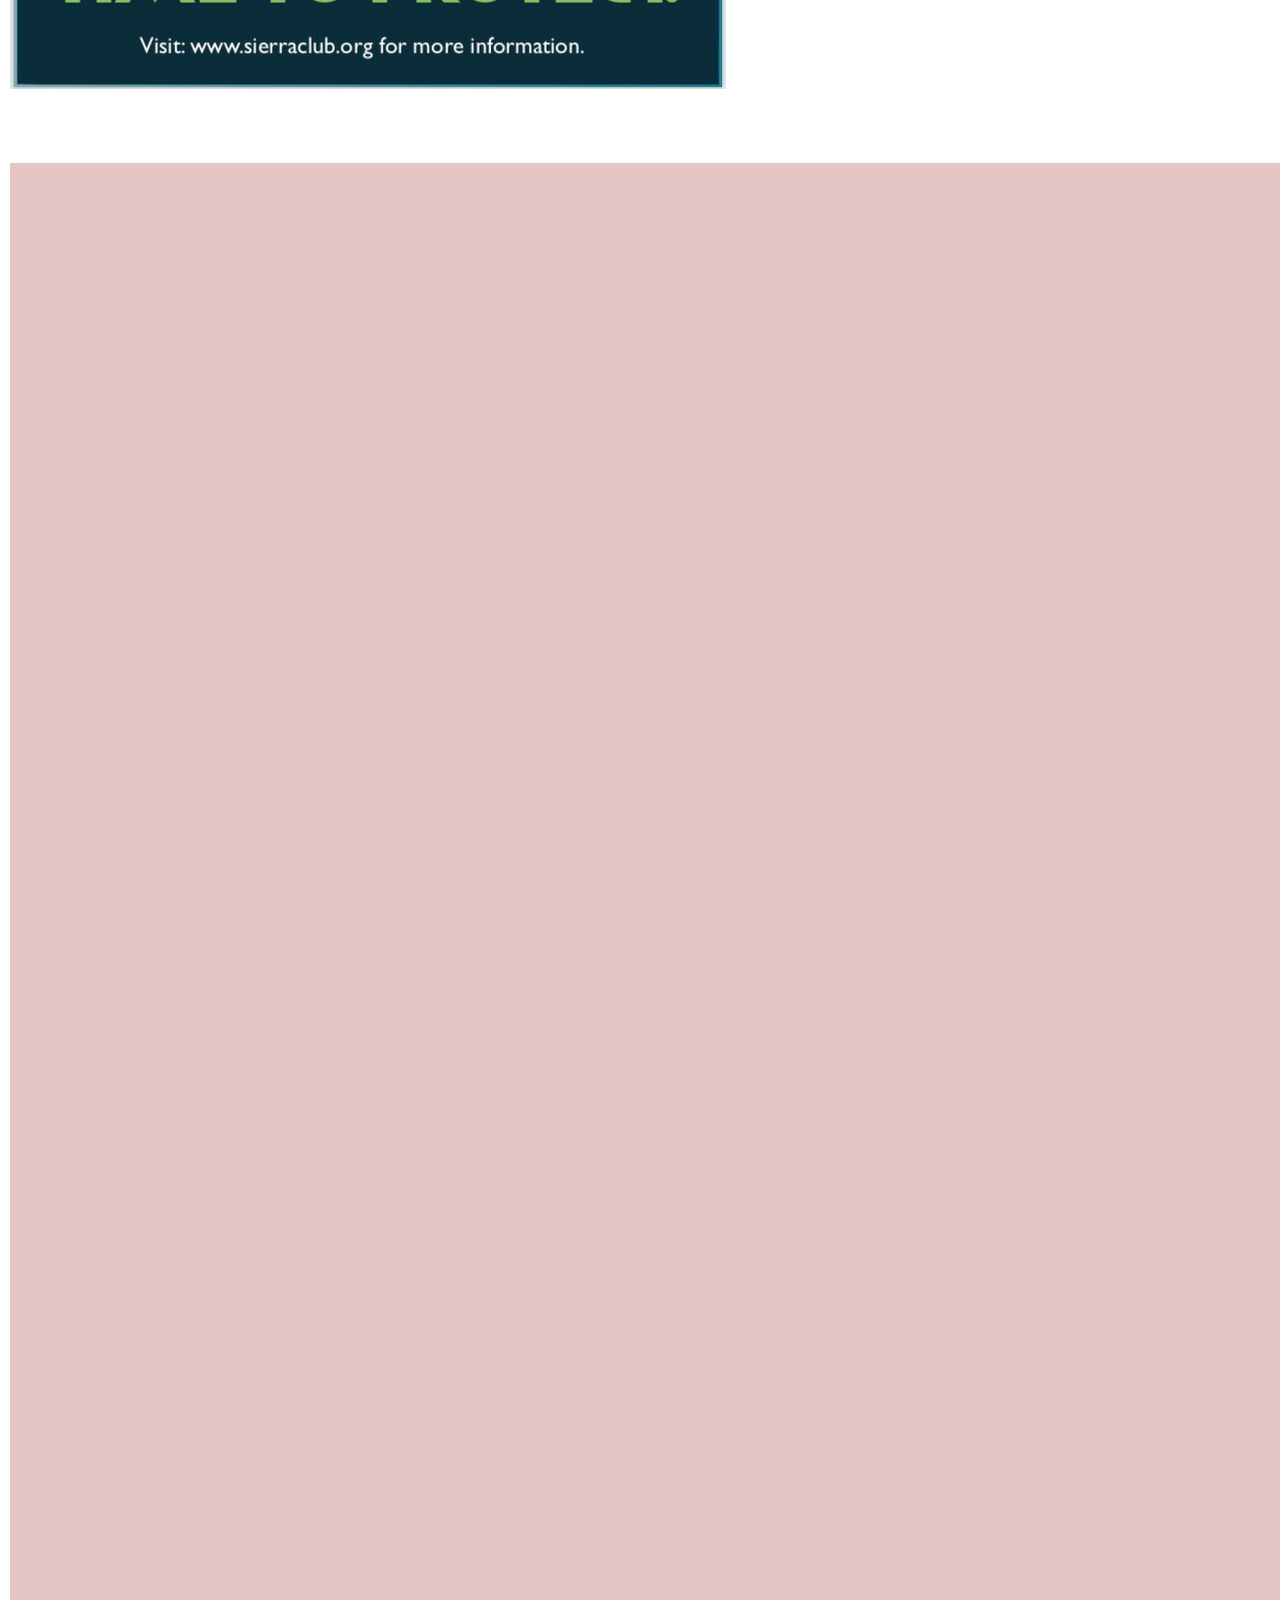
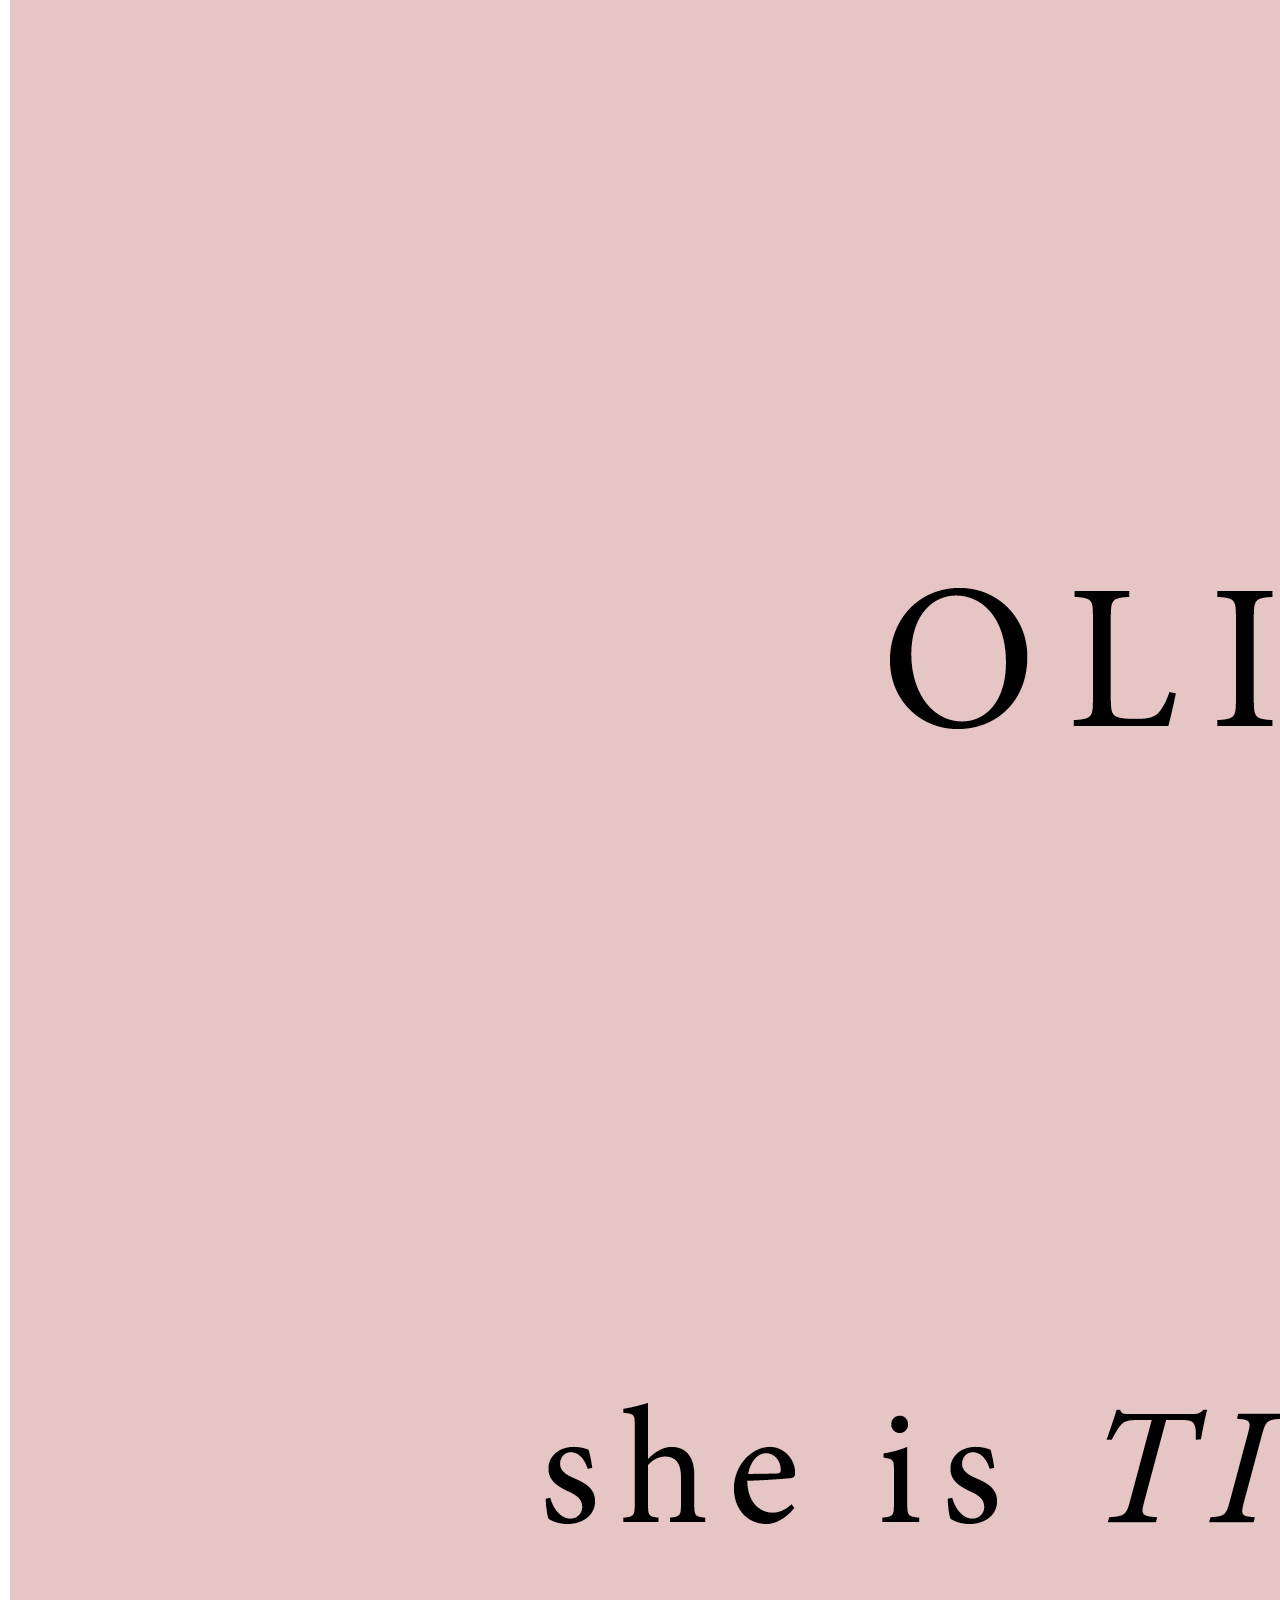
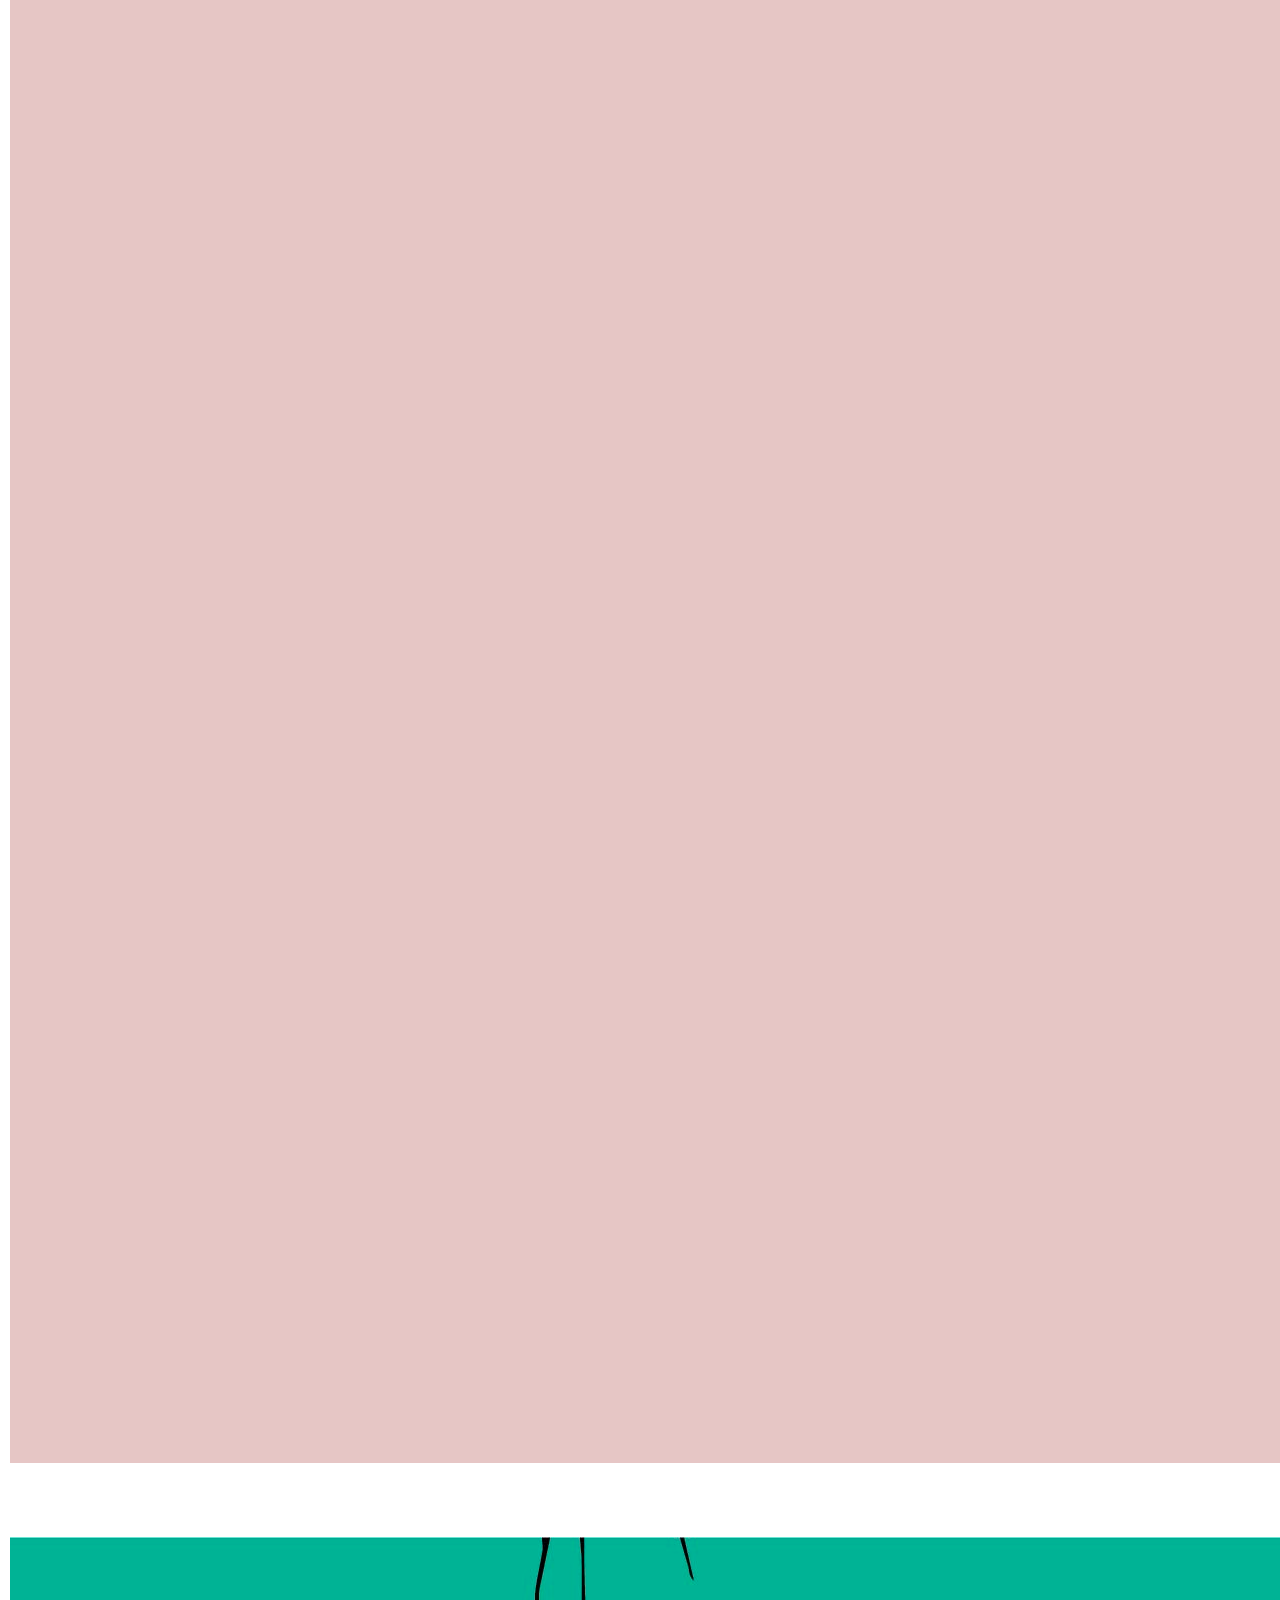
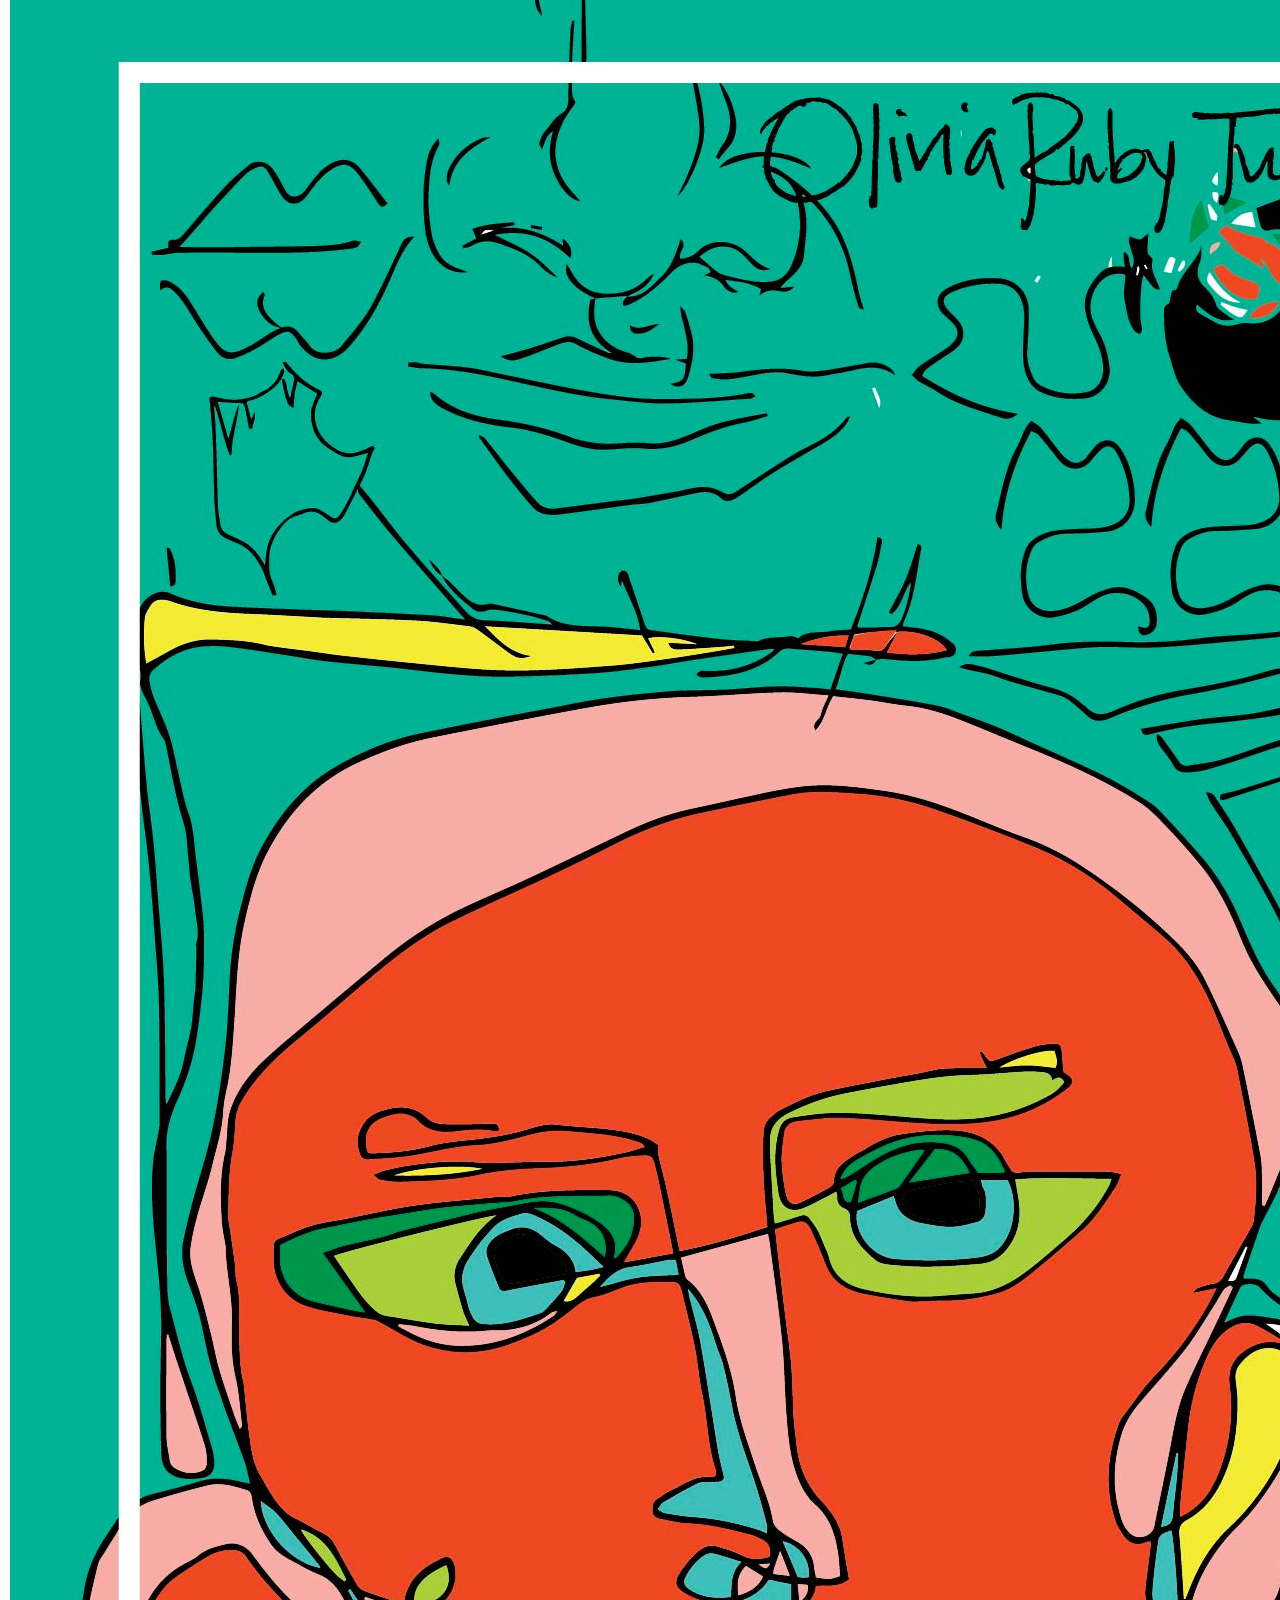
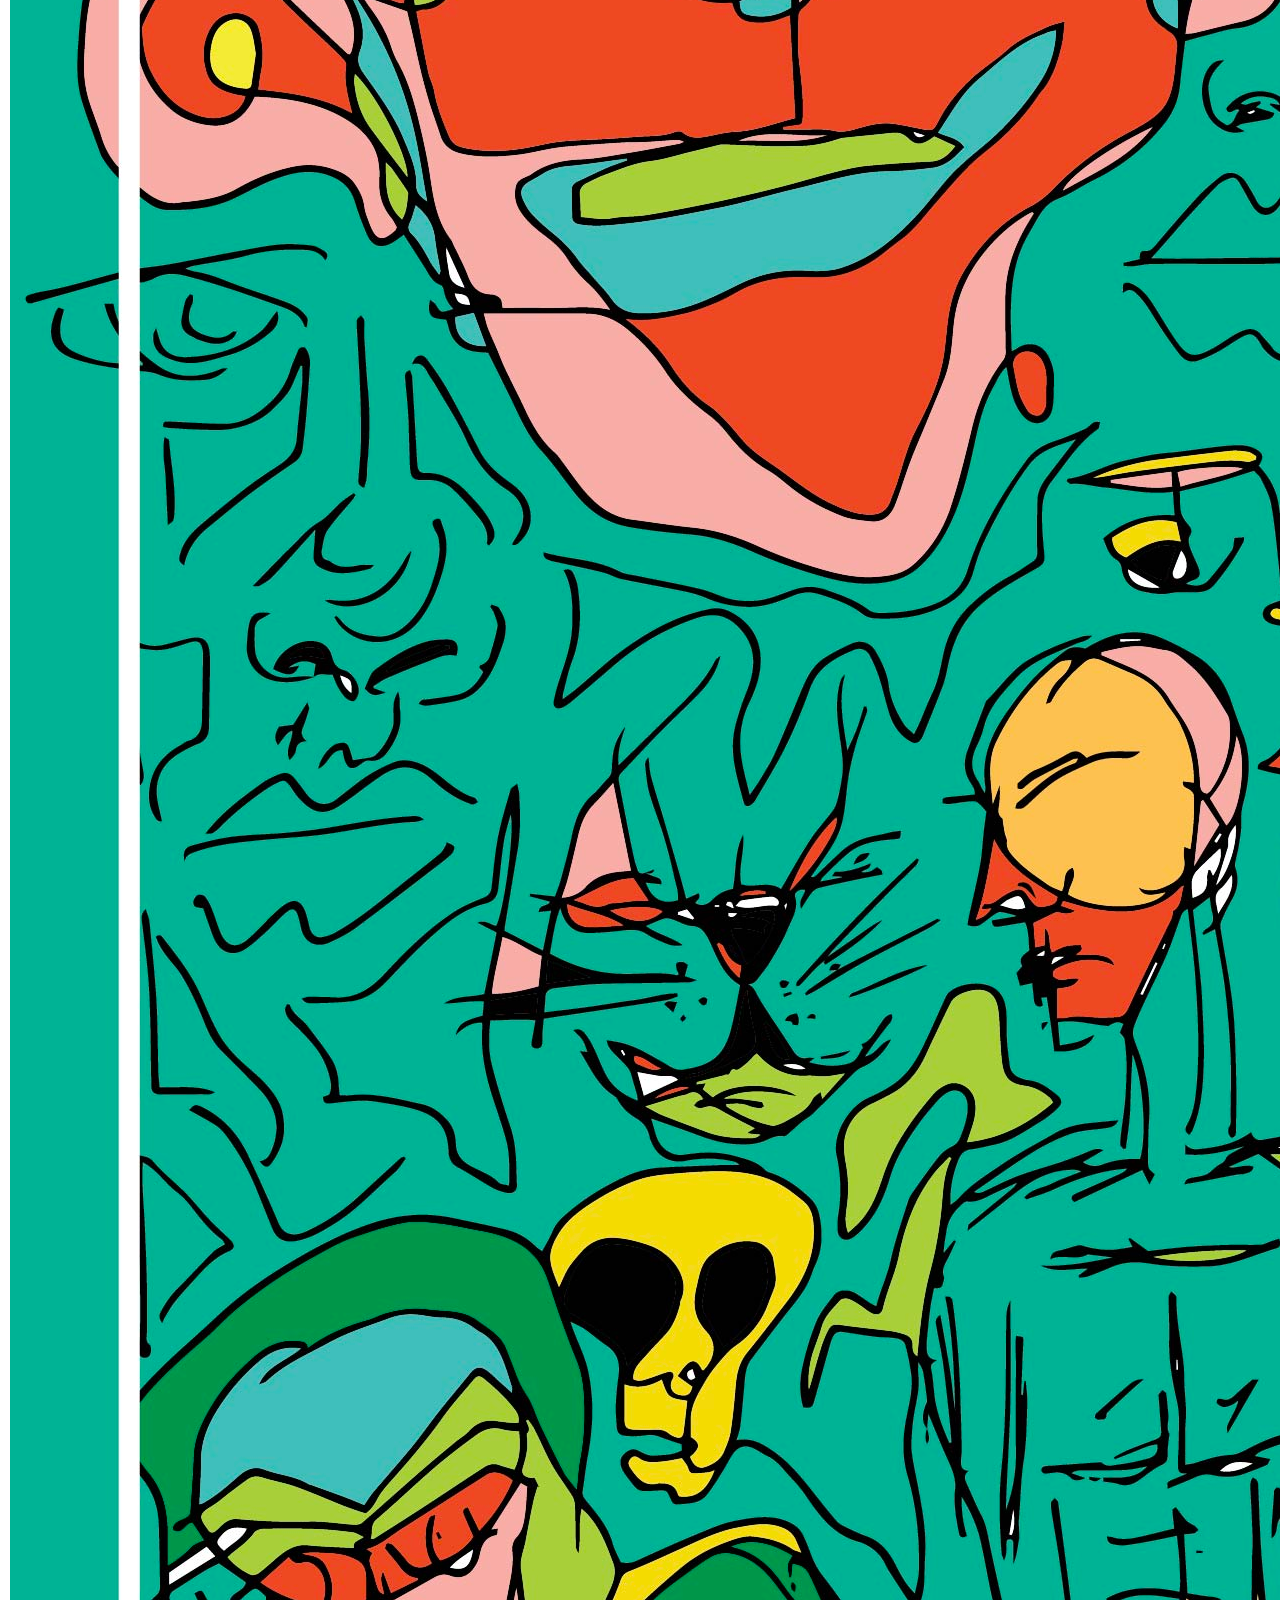
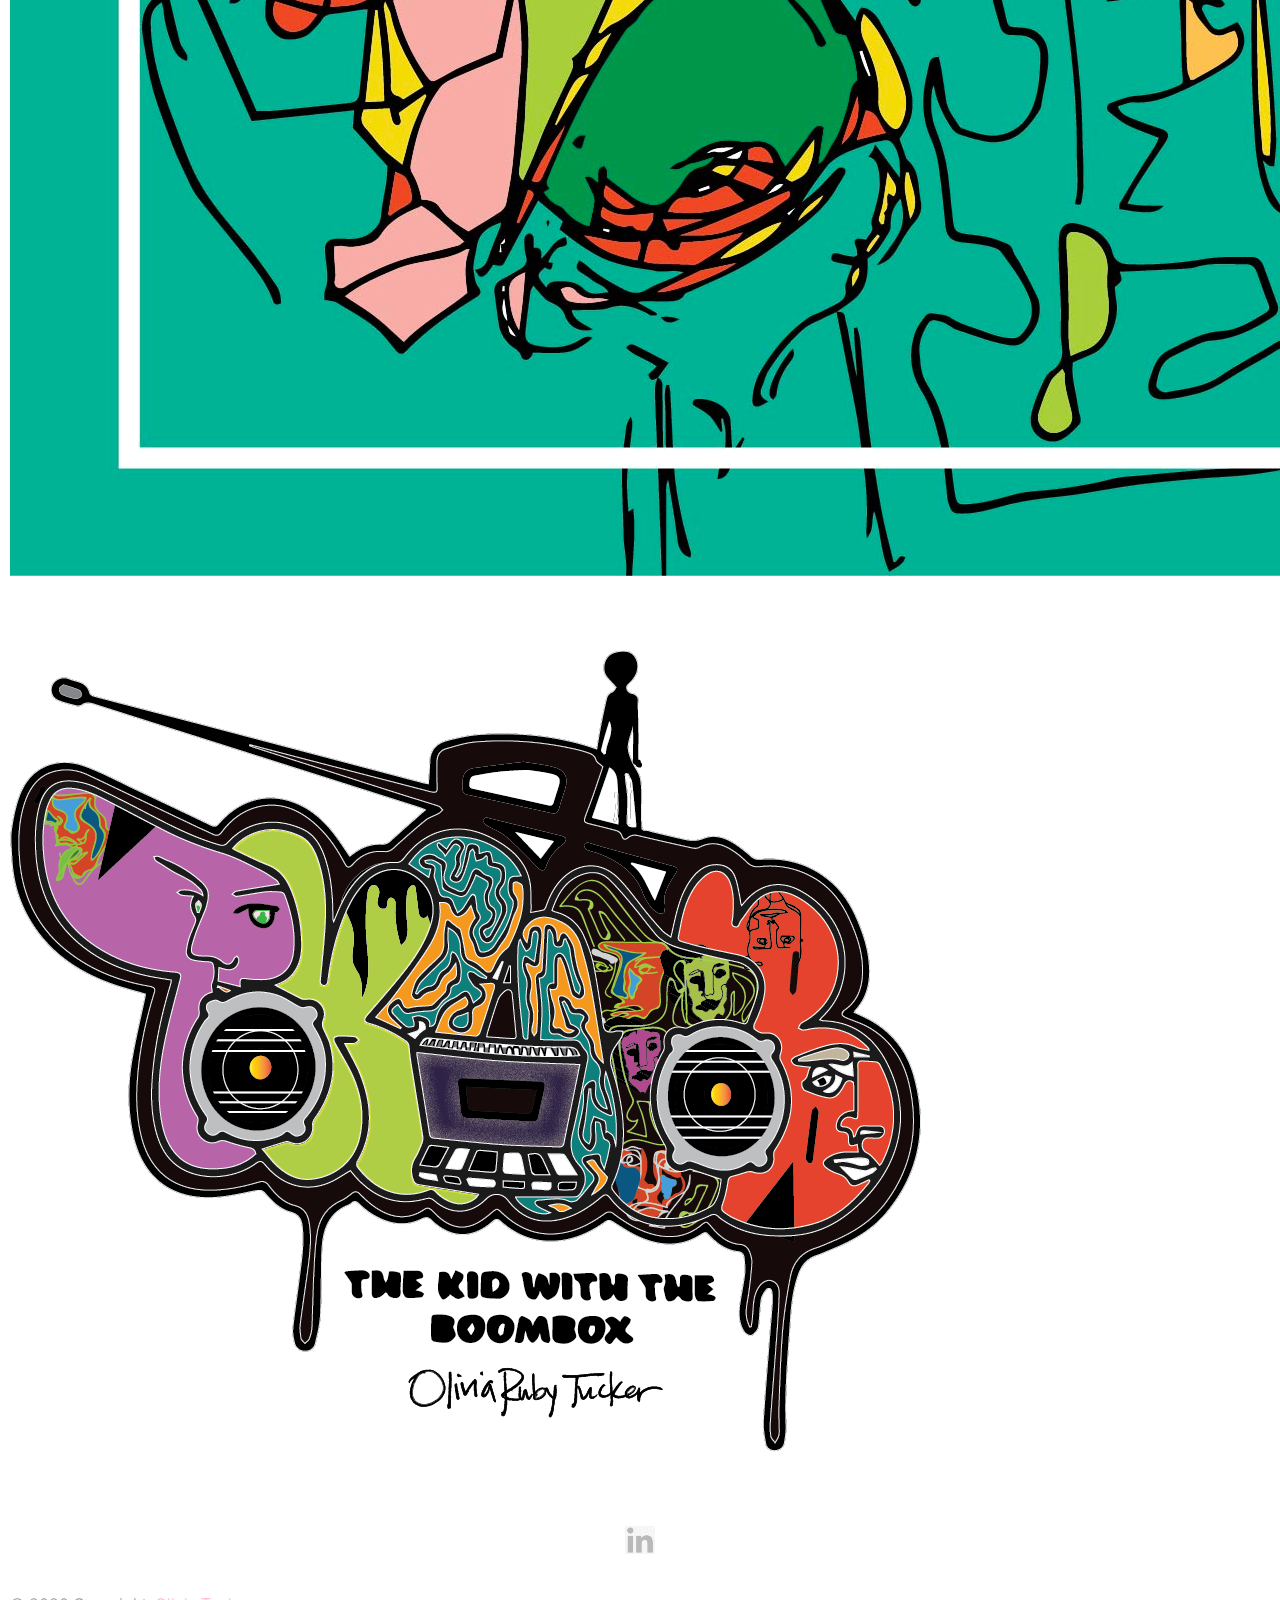
<file: graphic.html>
<!doctype html>
<html lang="en">

<head>
    <meta charset="UTF-8">
    <meta name="Interactive Design II" content="Portfolio Site">
    <meta name="author" content="Olivia Tucker">
    <meta name="viewport" content="width=device-width, initial-scale=1.0">
    <title>Olivia Tucker Portfolio Website</title>

    <!-- Bootstrap v4.4.1 -->
    <link href="https://cdn.jsdelivr.net/npm/bootstrap@5.0.0-beta1/dist/css/bootstrap.min.css" rel="stylesheet" integrity="sha384-giJF6kkoqNQ00vy+HMDP7azOuL0xtbfIcaT9wjKHr8RbDVddVHyTfAAsrekwKmP1" crossorigin="anonymous">
    <link href="css/custom.css" rel="stylesheet" type="text/css" media="screen">
    <link href="https://fonts.googleapis.com/css2?family=Inter:wght@200;300;400;500;600&display=swap" rel="stylesheet">

</head>

<body>
    <div class="col-md-13">
        <ul class="nav justify-content-end">
            <ul class="nav nav-pills">
                <li class="nav-item">
                    <a class="nav-link" href="index.html">Home</a>
                </li>
                <li class="nav-item dropdown">
                    <a class="nav-link active dropdown-toggle" aria-current="page" data-bs-toggle="dropdown" href="design.html" role="button" aria-expanded="false">Design</a>
                    <ul class="dropdown-menu">
                        <li><a class="dropdown-item" href="uxui.html">UX / UI</a></li>
                        <li><a class="dropdown-item" href="graphic.html">Graphics</a></li>
<li><a class="dropdown-item" href="sweden.html">Exhibit</a>
                        </li>
                    </ul>
                </li>
                <li class="nav-item">
                    <a class="nav-link" href="code.html">Code</a>
                </li>

                <li class="nav-item dropdown">
                    <a class="nav-link dropdown-toggle" data-bs-toggle="dropdown" href="finearts.html" role="button" aria-expanded="false">Fine Arts</a>
                    <ul class="dropdown-menu">
                        <li><a class="dropdown-item" href="painting.html">Painting</a></li>
                        <li><a class="dropdown-item" href="graphic.html">Drawing</a></li>

                        <a class="nav-link" aria-current="page" href="aboutme.html">About Me</a>

                    </ul>
                </li>
                <li class="nav-item">
                    <a class="nav-link" href="aboutme.html">About Me</a>
                </li>
            </ul>
        </ul>
    
        
<!--insert body elements-->
        
        <div class="row">
           
            <div class="col-md-12">
                <h1>Graphic Work</h1>
                <p>Below I have featured work that has been created throughout my SMAD courses and as freelance work in my spare time. Most of these projects were created with Adobe Photoshop, Illustrator, and InDesign. Although I have a very distinct design style, I also have a portolio filled with more commercial and professional style advertising work. This is a glimpse into some of my more curious and explorative pieces.</p>

                </div><!--end of thing-->
                </div>
    
    <div class="container page-top">
        <div class="row">


            <div class="col-lg-3 col-md-4 col-xs-6 thumb">
                <a href="#" rel="ligthbox">
                    <img  src="images/HighTides%20Big3.png" class="img-fluid "  alt="High Tides Mock Up">
                   
                </a>
            </div>
            <div class="col-lg-3 col-md-4 col-xs-6 thumb">
                <a href="#"  class="fancybox" rel="ligthbox">
                    <img  src="images/darkfacesticker.jpg" class="img-fluid"  alt="Dark Face Sticker">
                </a>
            </div>
            
            <div class="col-lg-3 col-md-4 col-xs-6 thumb">
                <a href="#" rel="ligthbox">
                    <img  src="images/graphicdoodle1.jpg" class="img-fluid "  alt="">
                </a>
            </div>
            
            <div class="col-lg-3 col-md-4 col-xs-6 thumb">
                <a href="#" class="fancybox" rel="ligthbox">
                    <img  src="images/lightsticker.jpeg" class="img-fluid "  alt="Light Sticker">
                </a>
            </div>
            
             <div class="col-lg-3 col-md-4 col-xs-6 thumb">
                <a href="#">
                    <img  src="images/graphicsierraclub.jpg" class="img-fluid" alt="Sierra CLub">
                </a>
            </div>
            
             <div class="col-lg-3 col-md-4 col-xs-6 thumb">
                <a href="#">
                    <img  src="images/graphicsatisfaction.png" class="img-fluid"  alt="Sarisfaction Graphic">
                </a>
            </div>
            
             <div class="col-lg-3 col-md-4 col-xs-6 thumb">
                <a href="#" rel="ligthbox">
                    <img  src="images/TealDoodle.jpg" class="img-fluid "  alt="">
                </a>
            </div>
            
             <div class="col-lg-3 col-md-4 col-xs-6 thumb">
                <a href="#" rel="ligthbox">
                    <img  src="images/boombox.png" class="img-fluid"  alt="">
                </a>
            </div>
            
            
           
           
       </div>

     
      

    </div>
<style>
    h1{
        text-align: center;
        text-transform:inherit;
        padding-top:30px;
        padding-bottom:20px;
    }
    p{
        padding-left:200px;
        padding-right:200px;
    }
    
    
 body {
  background-color:white; !important;

  color:#989898;
  margin:10px;
  font-size:16px;
}

#demo {
  height:100%;
  position:relative;
  overflow:hidden;
}


.green{
  background-color:#6fb936;
}
        .thumb{
            margin-bottom: 30px;
        }
        
        .page-top{
            margin-top:85px;
        }

}
        
 
.transition {
    -webkit-transform: scale(2); 
    -moz-transform: scale(2);
    -o-transform: scale(2);
    transform: scale(2);
}
    .modal-header {
   
     border-bottom: none;
}
    .modal-title {
        color:#000;
    }
    .modal-footer{
      display:none;  
    }       
        
        
        
        
        
        </style>
        
         <!-- Footer Elements -->

              
                <a href="https://www.linkedin.com/in/olivia-tucker-ba3a02171/l" target="_blank"><img src="images/linkedinlogo.png" width="30px" class="center" alt="LinkedIn"></a>


                <!-- Copyright -->
                <div class="footer-copyright text-center py-3">© 2020 Copyright:
                    <a href="https://www.livtuckerdesign.com/">Olivia Tucker</a>
                </div>
                <!-- Copyright -->

            <!-- Footer -->
       
                
                
                
                
        
                
            


            

            <!-- jQuery and Bootstrap links - do not delete! -->
        
            <script src="https://cdn.jsdelivr.net/npm/bootstrap@5.0.0-beta1/dist/js/bootstrap.bundle.min.js" integrity="sha384-ygbV9kiqUc6oa4msXn9868pTtWMgiQaeYH7/t7LECLbyPA2x65Kgf80OJFdroafW" crossorigin="anonymous"></script>
            <!-- end of do not delete -->

       </div> <!--final div container-->
</body>

</html>
</file>
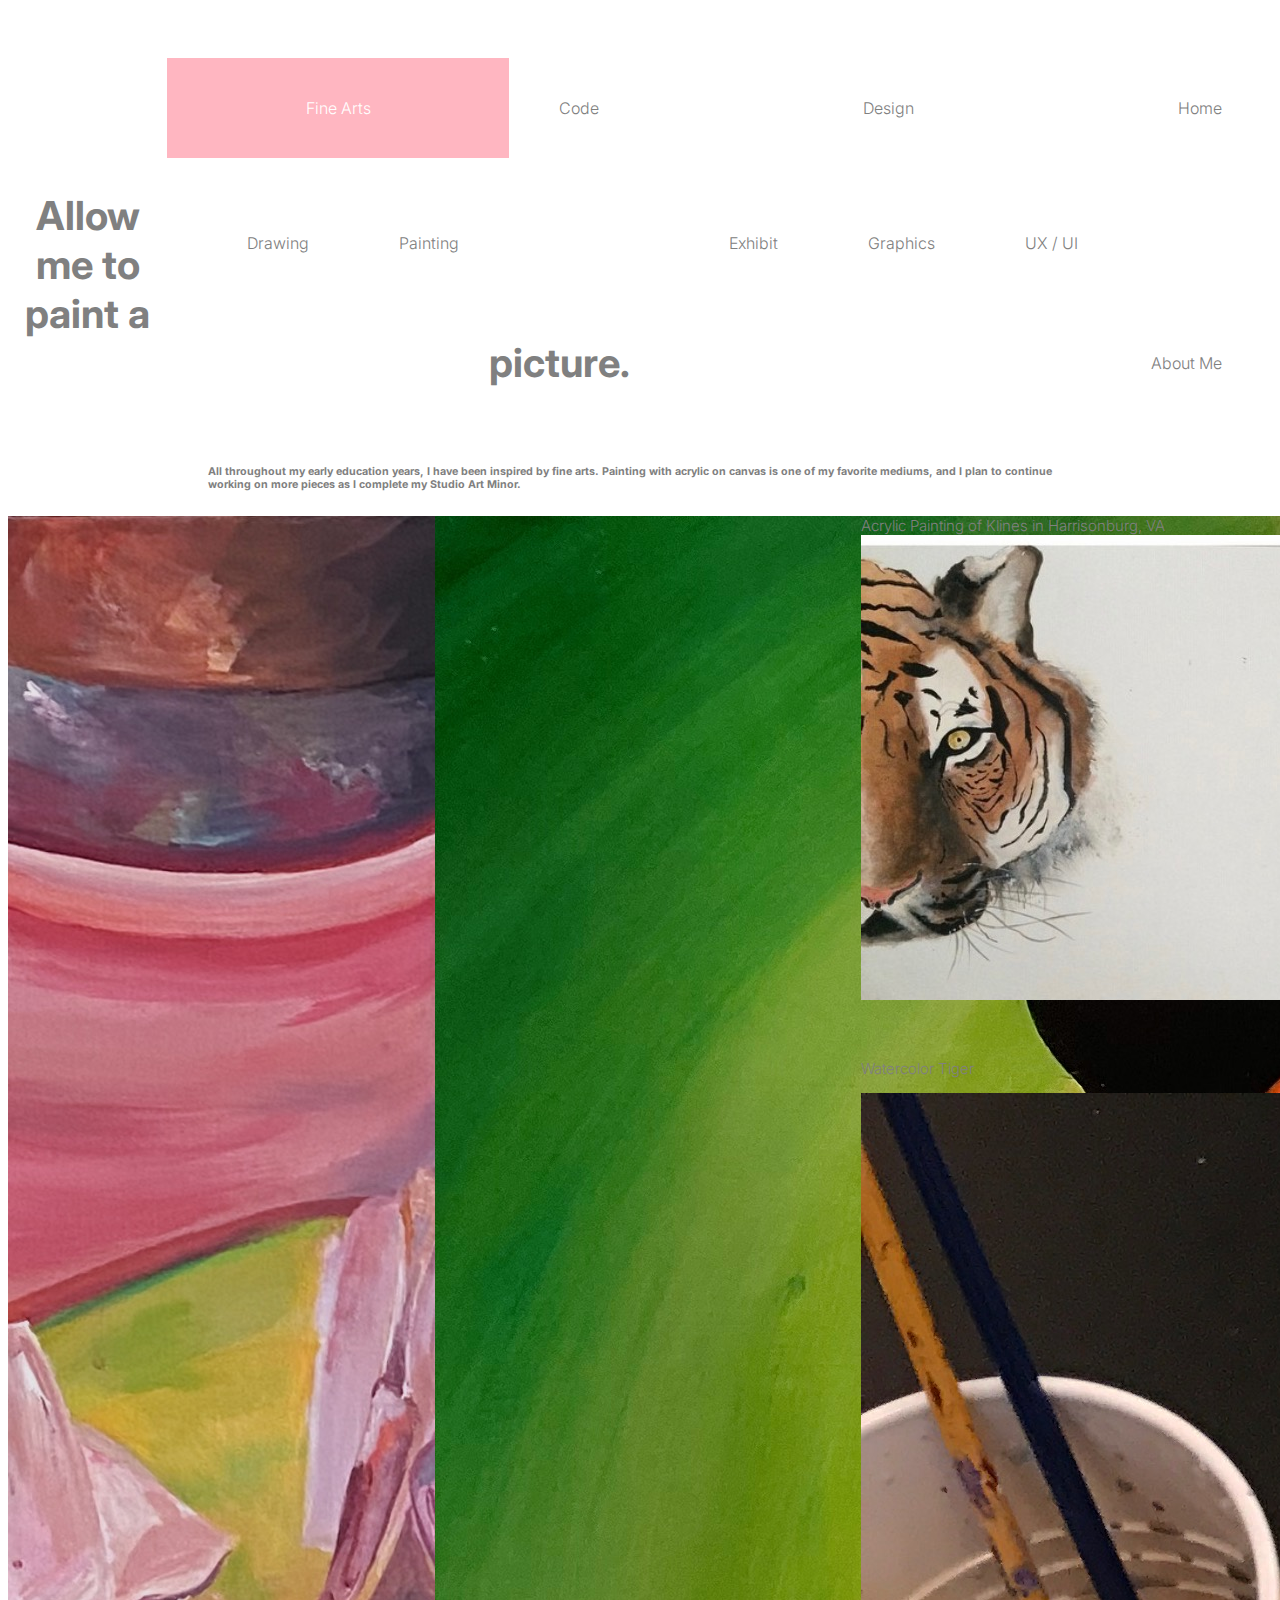
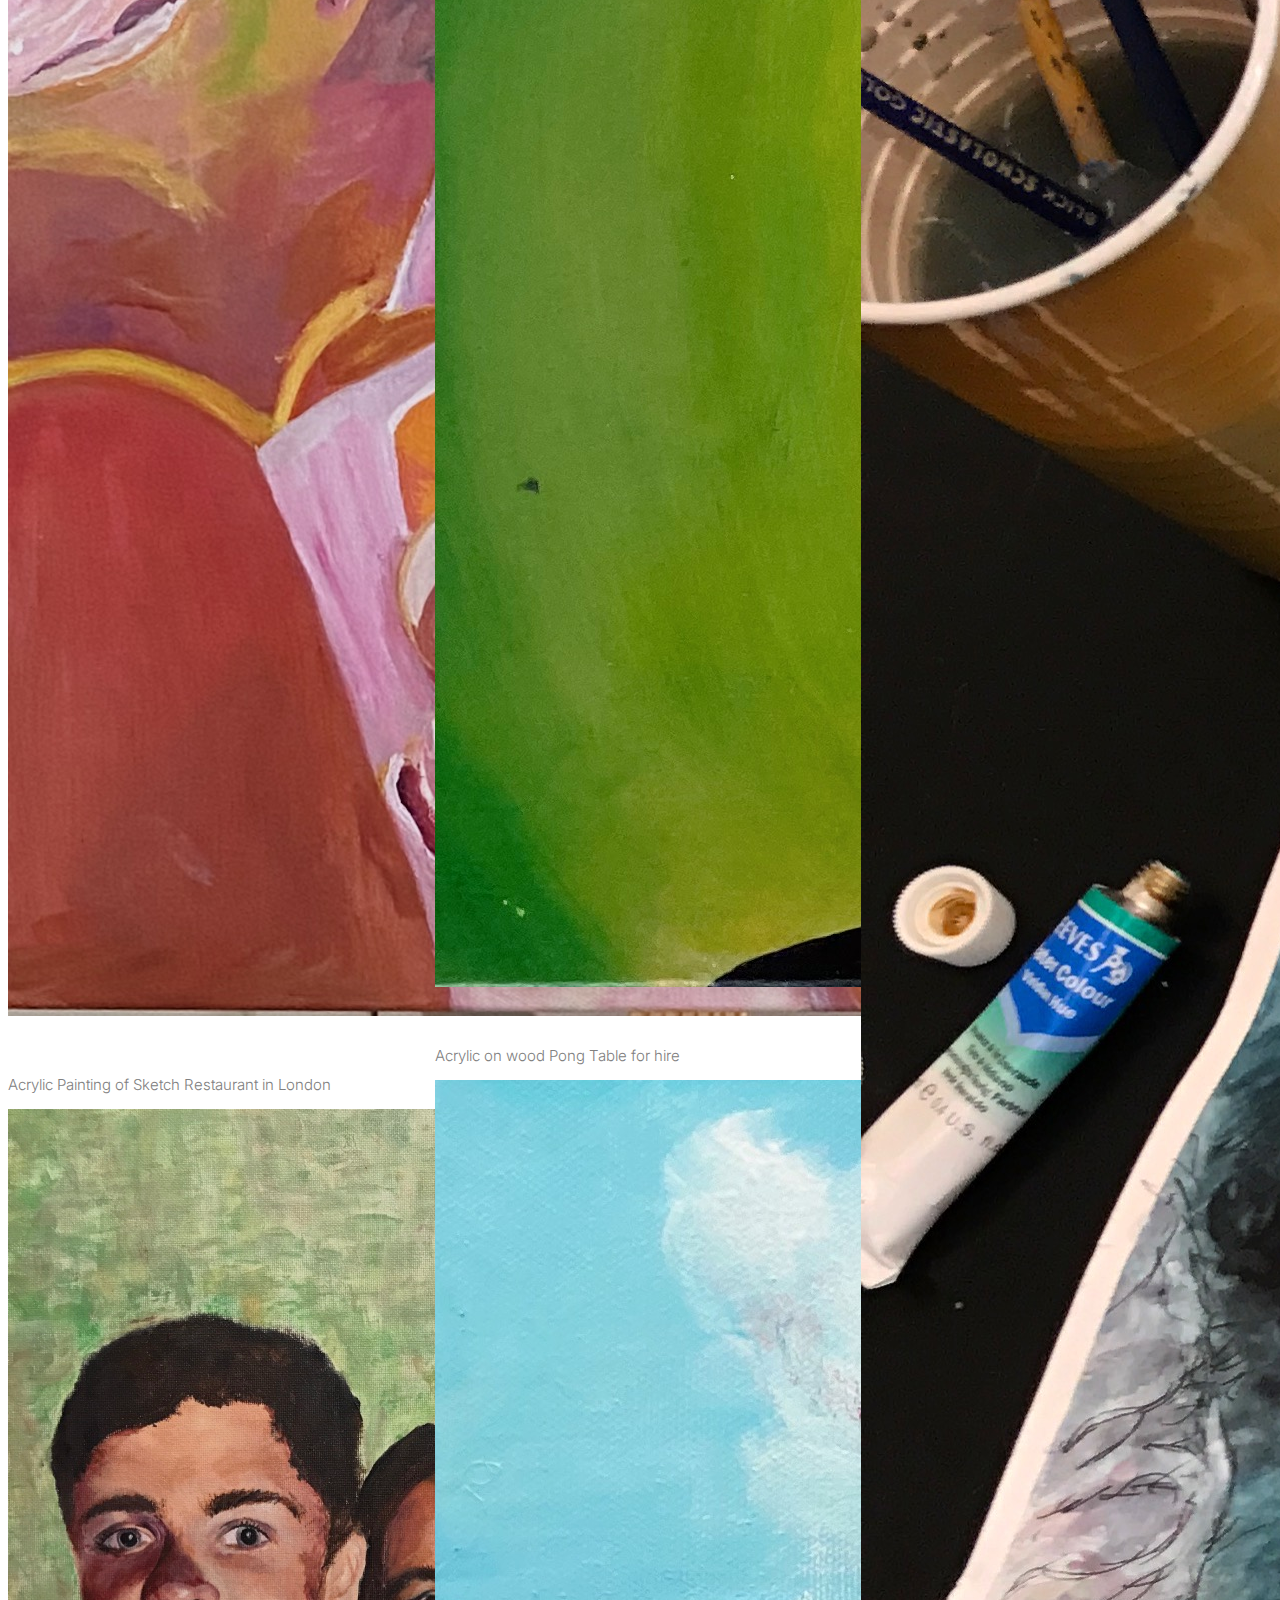
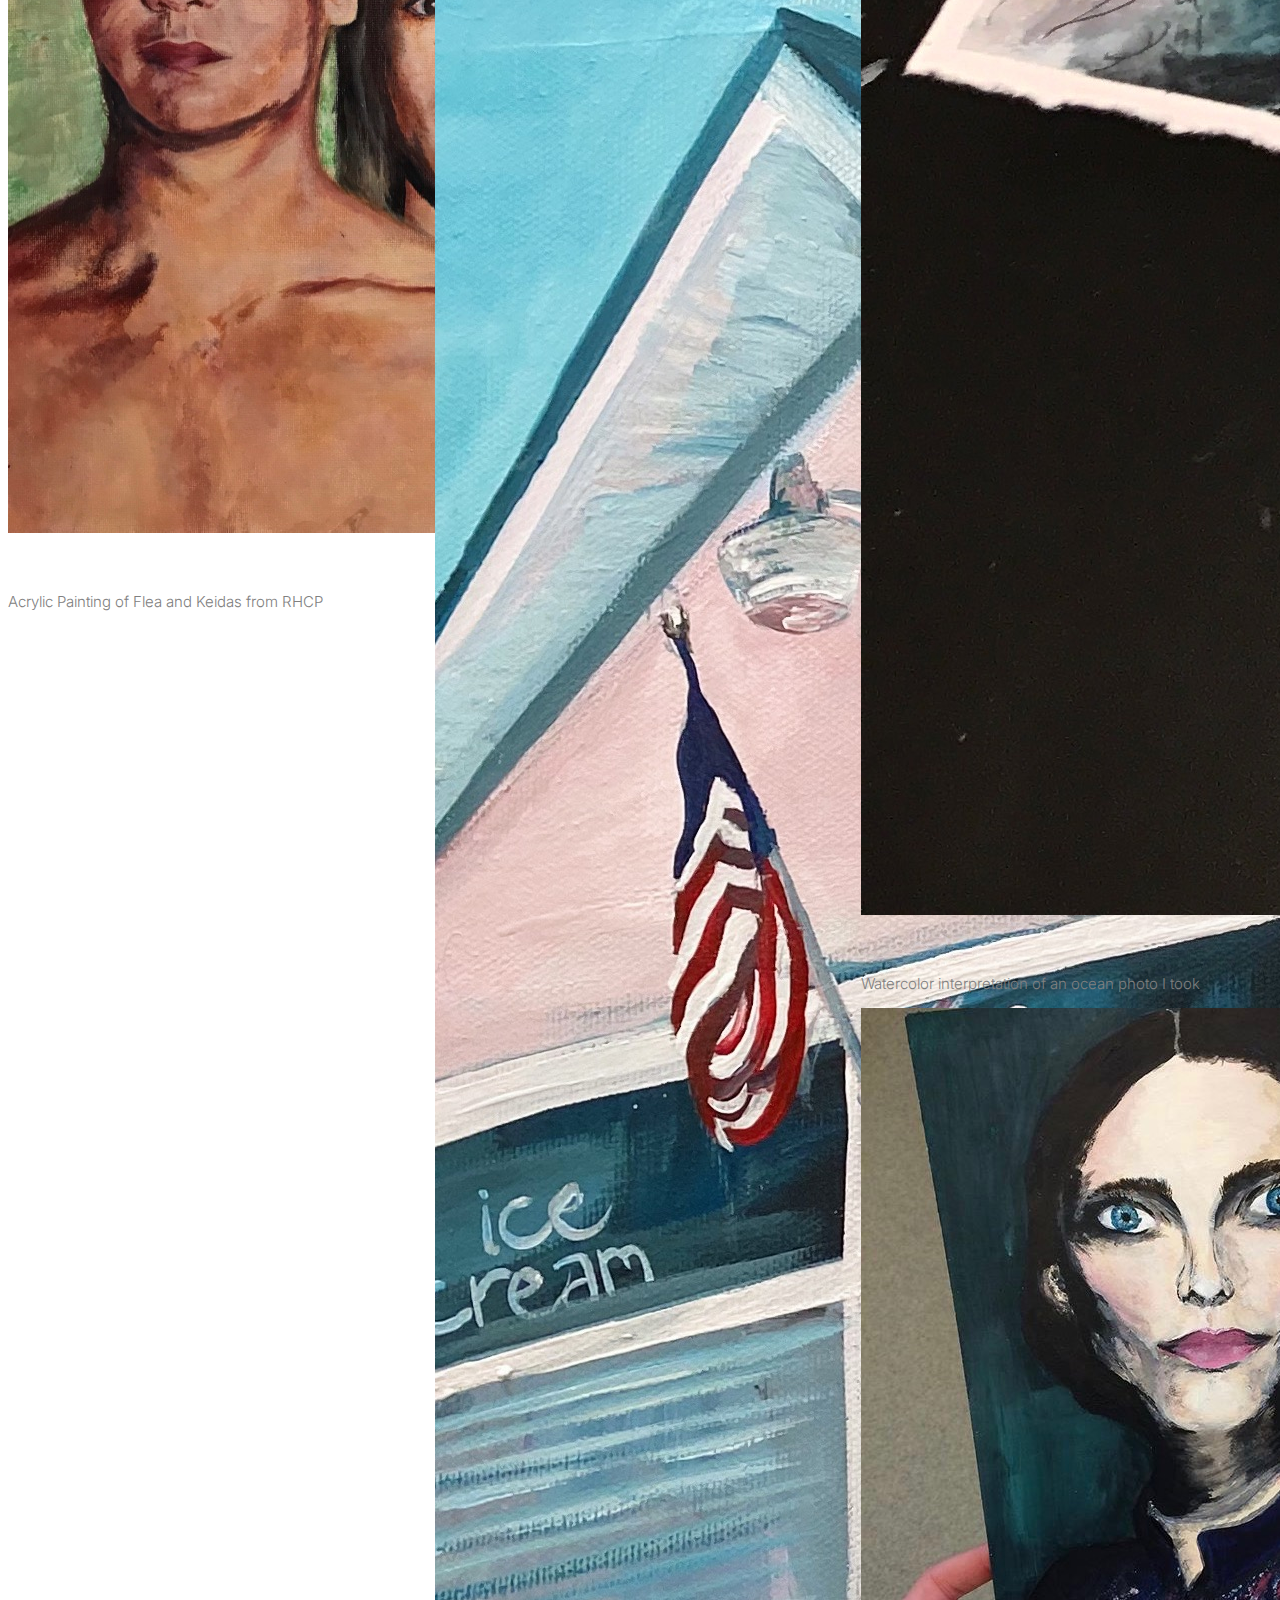
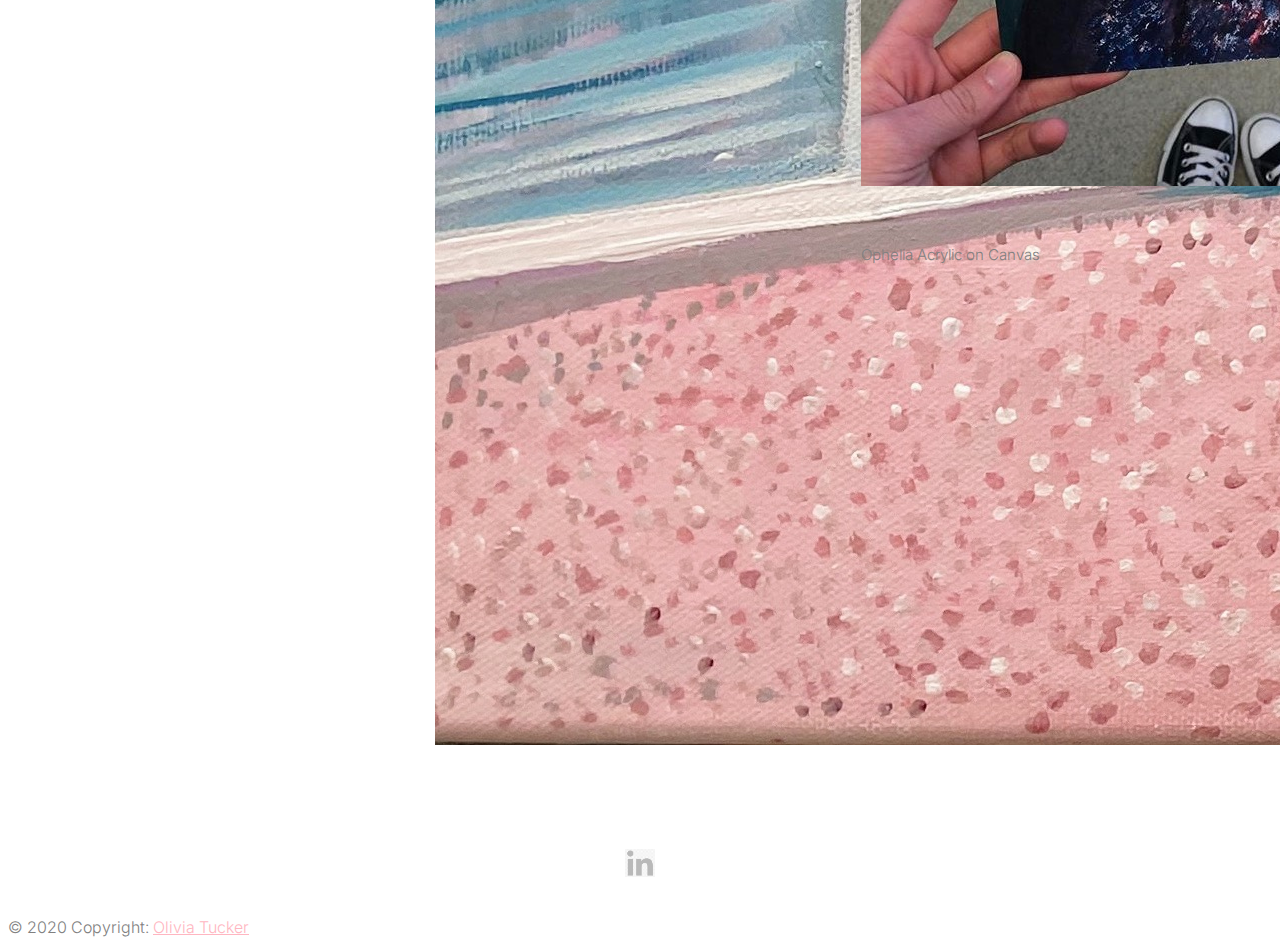
<file: painting.html>
<!doctype html>
<html lang="en">

<head>
    <meta charset="UTF-8">
    <meta name="Interactive Design II" content="Portfolio Site">
    <meta name="author" content="Olivia Tucker">
    <meta name="viewport" content="width=device-width, initial-scale=1.0">
    <title>Olivia Tucker Portfolio Website</title>

    <!-- Bootstrap v4.4.1 -->
    <link href="https://cdn.jsdelivr.net/npm/bootstrap@5.0.0-beta1/dist/css/bootstrap.min.css" rel="stylesheet" integrity="sha384-giJF6kkoqNQ00vy+HMDP7azOuL0xtbfIcaT9wjKHr8RbDVddVHyTfAAsrekwKmP1" crossorigin="anonymous">
    <link href="css/custom.css" rel="stylesheet" type="text/css" media="screen">
    <link href="https://fonts.googleapis.com/css2?family=Inter:wght@200;300;400;500;600&display=swap" rel="stylesheet">

</head>

<body>
    <div class="col-md-13">
        <ul class="nav justify-content-end">
            <ul class="nav nav-pills">
                <li class="nav-item">
                    <a class="nav-link" href="index.html">Home</a>
                </li>
                <li class="nav-item dropdown">
                    <a class="nav-link dropdown-toggle" data-bs-toggle="dropdown" href="design.html" role="button" aria-expanded="false">Design</a>
                    <ul class="dropdown-menu">
                        <li><a class="dropdown-item" href="uxui.html">UX / UI</a></li>
                        <li><a class="dropdown-item" href="graphic.html">Graphics</a></li>
                        <li><a class="dropdown-item" href="sweden.html">Exhibit</a>
                        </li>

                    </ul>
                </li>
                <li class="nav-item">
                    <a class="nav-link" href="code.html">Code</a>
                </li>

                <li class="nav-item dropdown">
                    <a class="nav-link dropdown-toggle active" aria-current="page"data-bs-toggle="dropdown" href="finearts.html" role="button" aria-expanded="false">Fine Arts</a>
                    <ul class="dropdown-menu">
                        <li><a class="dropdown-item" href="painting.html">Painting</a></li>
                        <li><a class="dropdown-item" href="graphic.html">Drawing</a></li>

</ul>
</li>
<li class="nav-item">
    <a class="nav-link" href="aboutme.html">About Me</a>
</li>
</ul>
</ul>
    <div class="row">

  <!-- Grid column -->
  <div class="col-md-12 d-flex justify-content-center mb-5">
  </div>
  <!-- Grid column -->
    </div><!--end of div row


<!-- Grid row -->
    <div class="row">
           
            <div class="col-md-12">
                <div class="row">
               <div class="col-lg-12 col-md-12 col-sm-12 col-xs-12">
                   <h2>Allow me to paint a picture.</h2><br>
               </div>
           </div>
                <h6>All throughout my early education years, I have been inspired by fine arts. Painting with acrylic on canvas is one of my favorite mediums, and I plan to continue working on more pieces as I complete my Studio Art Minor.</h6>

                </div><!--end of div-->
                </div>
            <!-- Grid row -->
<div class="row">

  <!-- Grid column -->
  <div class="col-md-12 d-flex justify-content-center mb-5">
  </div>
  <!-- Grid column -->
    </div><!--end of div row
<!-- Grid row -->
    <div class="gallery" id="gallery">

  <!-- Grid column -->
  <div class="mb-3 pics animation all 1">
    <img class="img-fluid" src="images/sketch.JPG" alt="Card image cap">
      <p class="text-center my-3">Acrylic Painting of Sketch Restaurant in London </p>
  </div>
  <!-- Grid column -->

  <!-- Grid column -->
  <div class="mb-3 pics animation all 2">
    <img class="img-fluid" src="images/rhcp.jpg" alt="Card image cap">
       <p class="text-center my-3">Acrylic Painting of Flea and Keidas from RHCP</p>
  </div>
  <!-- Grid column -->

  <!-- Grid column -->
  <div class="mb-3 pics animation all 3">
    <img class="img-fluid" src="images/jimmy.JPG" alt="Card image cap">
       <p class="text-center my-3">Acrylic on wood Pong Table for hire</p>
  </div>
  <!-- Grid column -->

  <!-- Grid column -->
  <div class="mb-3 pics animation all 4">
    <img class="img-fluid" src="images/klines.JPG" alt="Card image cap">
       <p class="text-center my-3">Acrylic Painting of Klines in Harrisonburg, VA</p>
  </div>
  <!-- Grid column -->

  <!-- Grid column -->
  <div class="mb-3 pics animation all 5">
    <img class="img-fluid" src="images/tiger.jpeg" alt="Card image cap">
       <p class="text-center my-3">Watercolor Tiger</p>
  </div>
  <!-- Grid column -->
    
      
    <div class="mb-3 pics animation all 1">
    <img class="img-fluid" src="images/watercolor.jpeg" alt="Card image cap">
        <p class="text-center my-3">Watercolor interpretation of an ocean photo I took</p>
    </div>
  <!-- Grid column -->
    
     <div class="mb-3 pics animation all 1">
    <img class="img-fluid" src="images/ophelia.jpeg" alt="Card image cap">
         <p class="text-center my-3">Ophelia Acrylic on Canvas</p>
    </div>
    </div><!-- Grid column div gallery -->
    
<br><br><br>
       
         <!-- Footer Elements -->

              
                <a href="https://www.linkedin.com/in/olivia-tucker-ba3a02171/l" target="_blank"><img src="images/linkedinlogo.png" width="30px" class="center" alt="LinkedIn"></a>


                <!-- Copyright -->
                <div class="footer-copyright text-center py-3">© 2020 Copyright:
                    <a href="https://www.livtuckerdesign.com/">Olivia Tucker</a>
                </div>
       
                <!-- Copyright -->

            <!-- Footer -->
        
        <style>
            .gallery {
    -webkit-column-count: 3;
    -moz-column-count: 3;
    column-count: 3;
    -webkit-column-width: 33%;
    -moz-column-width: 33%;
    column-width: 33%;
}

.gallery .pics {
    -webkit-transition: all 350ms ease;
    transition: all 350ms ease;
}

.gallery .animation {
    -webkit-transform: scale(1);
    -ms-transform: scale(1);
    transform: scale(1);
}

@media (max-width: 450px) {
    .gallery {
        -webkit-column-count: 1;
        -moz-column-count: 1;
        column-count: 1;
        -webkit-column-width: 100%;
        -moz-column-width: 100%;
        column-width: 100%;
    }
}

@media (max-width: 400px) {
    .btn.filter {
        padding-left: 1.1rem;
        padding-right: 1.1rem;
    }
}
            h6{
                padding-left:200px;
                padding-right:200px;
            }    
        h2{
        text-align: center;
        color:light gainsboro;
        padding-top:100px;
            font-size:40px;}

            p{
                font-size:15px;
            }
        </style> 
        
       
           
                
            


            

            <!-- jQuery and Bootstrap links - do not delete! -->
        
            <script src="https://cdn.jsdelivr.net/npm/bootstrap@5.0.0-beta1/dist/js/bootstrap.bundle.min.js" integrity="sha384-ygbV9kiqUc6oa4msXn9868pTtWMgiQaeYH7/t7LECLbyPA2x65Kgf80OJFdroafW" crossorigin="anonymous"></script>
            <!-- end of do not delete -->

       </div> <!--final div container-->
</body>

</html>
</file>
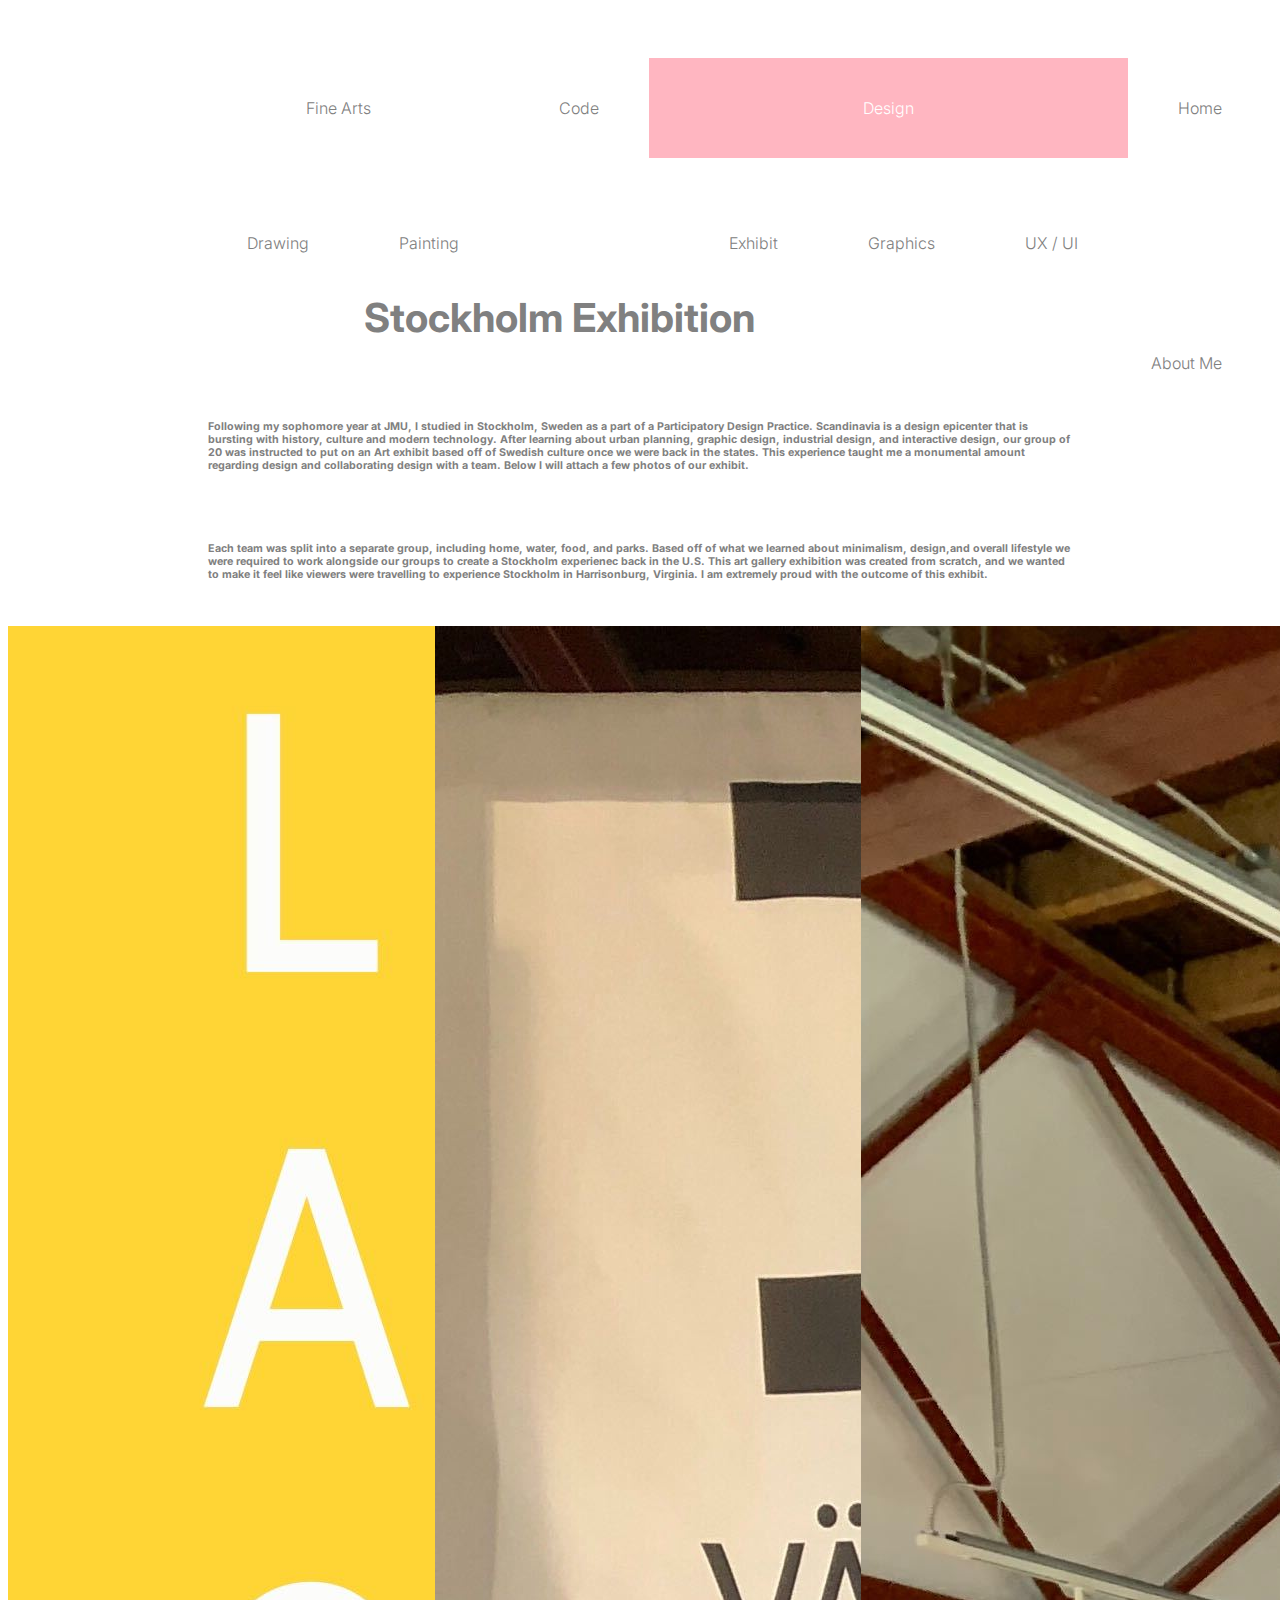
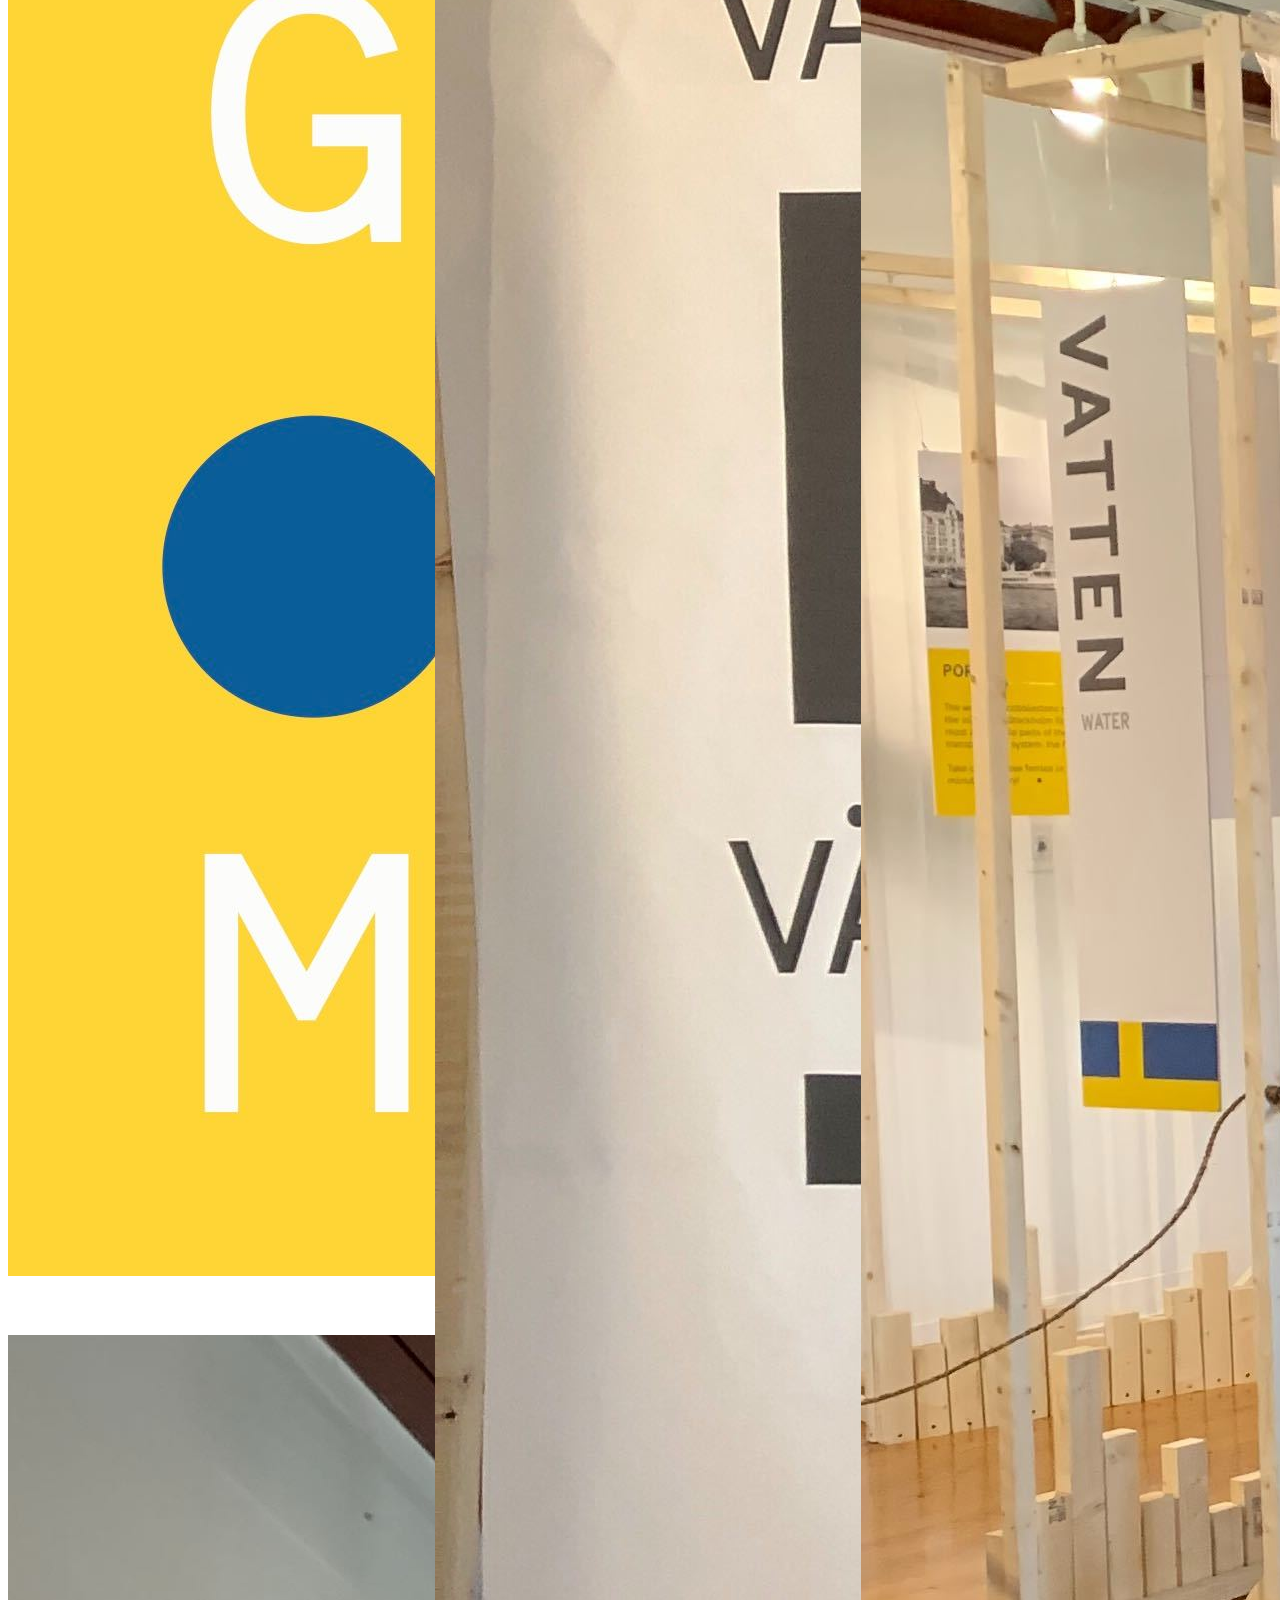
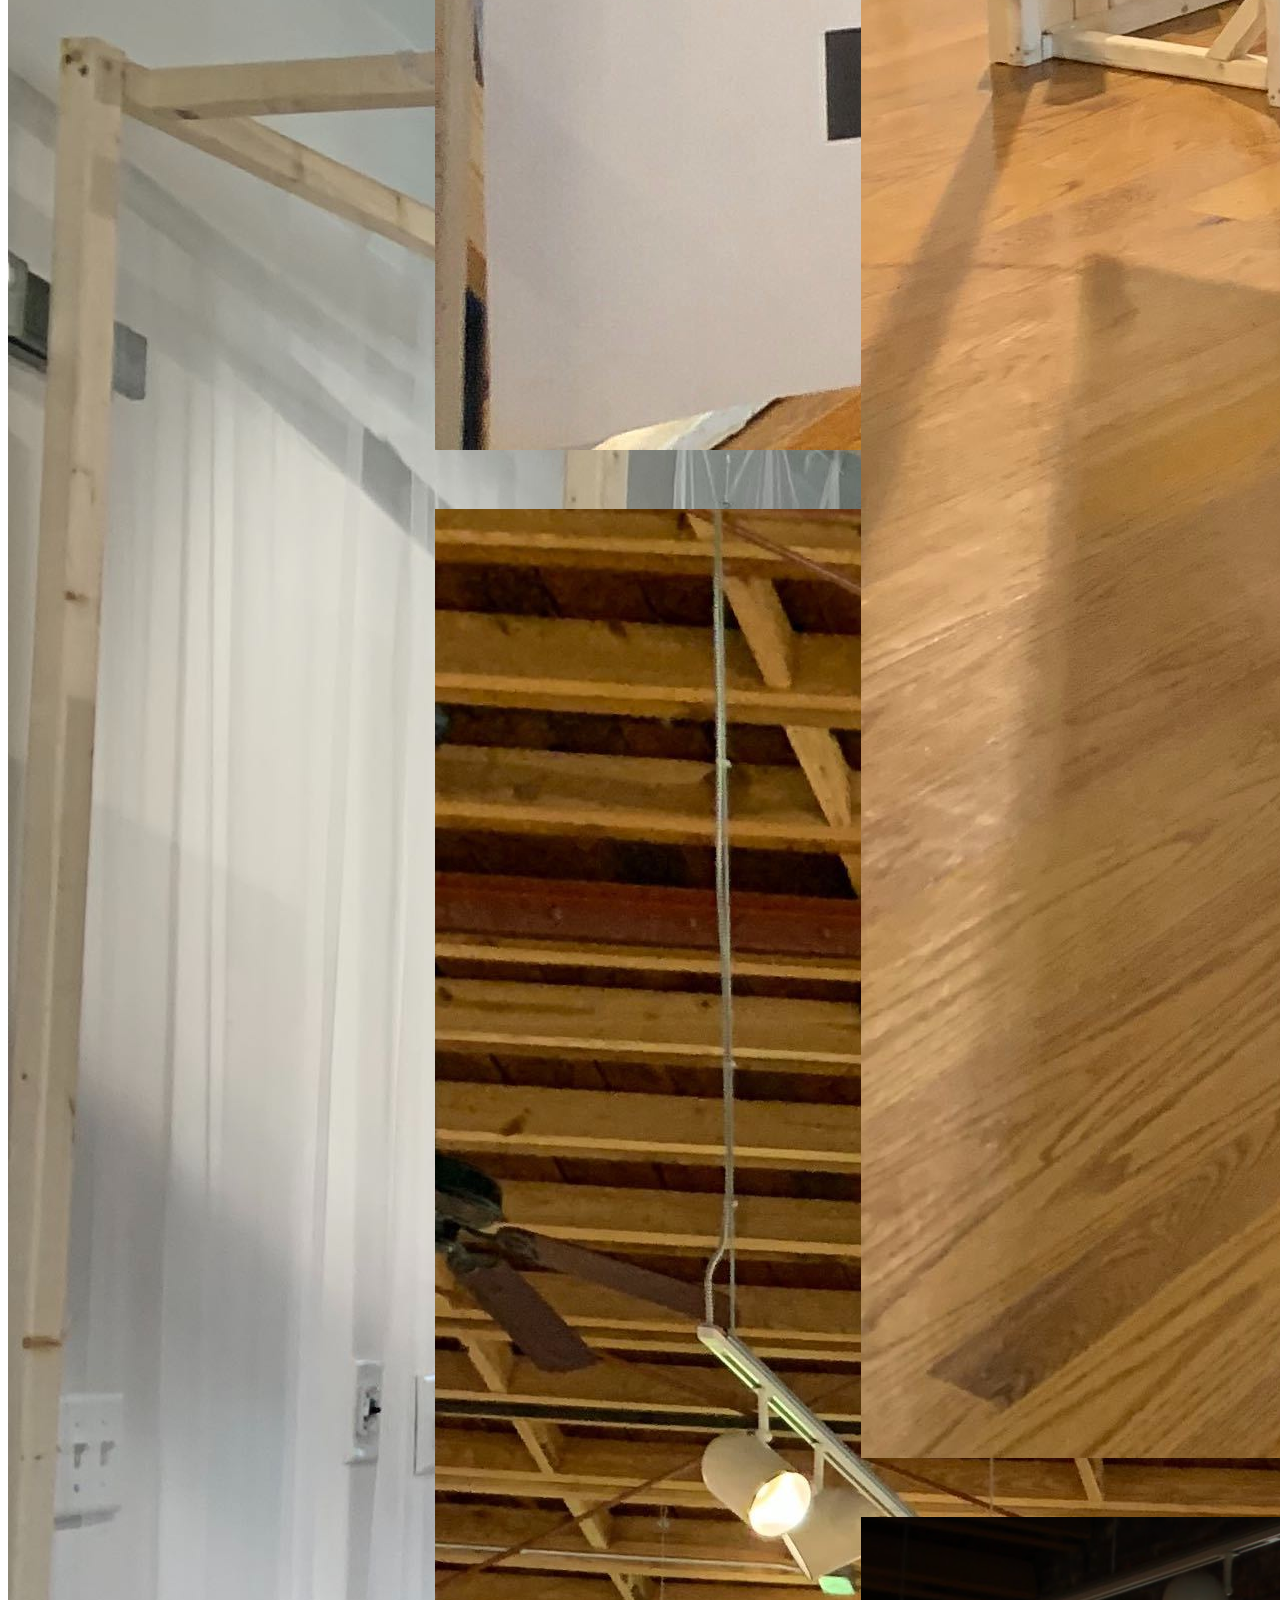
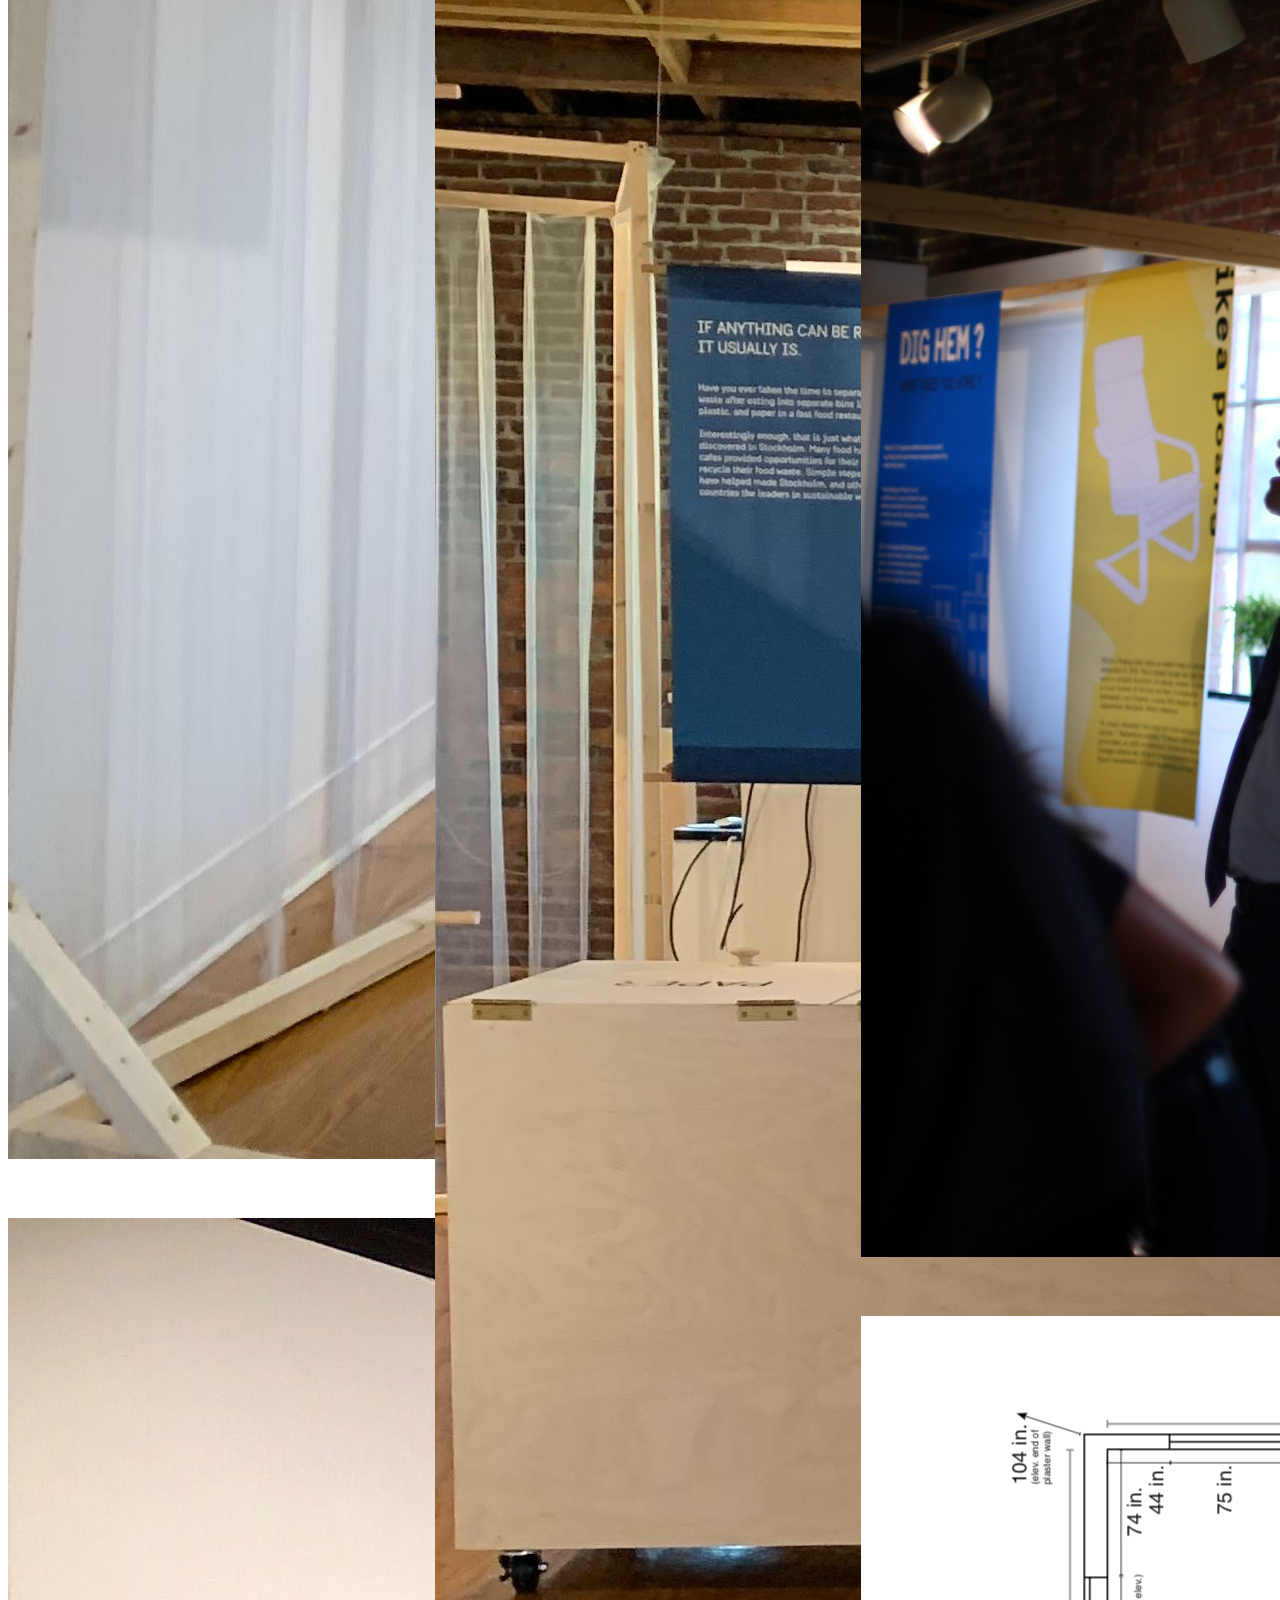
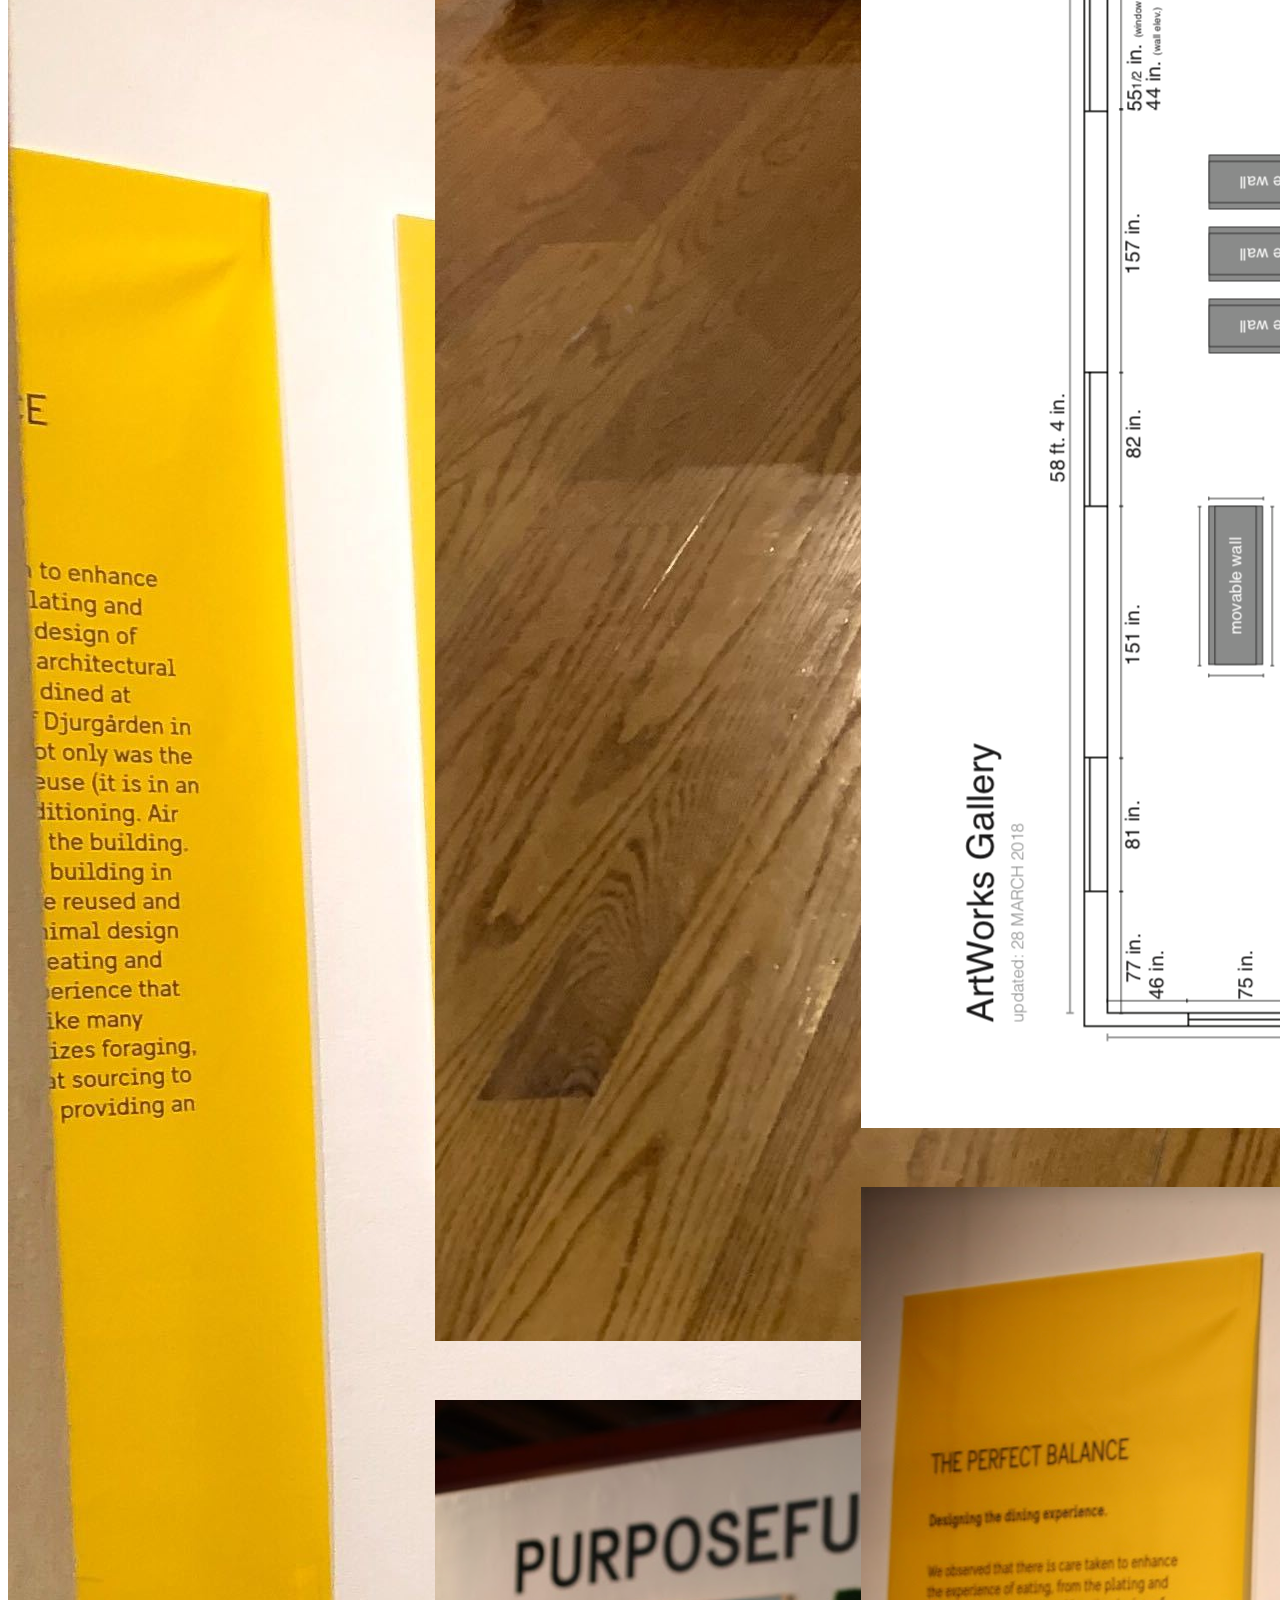
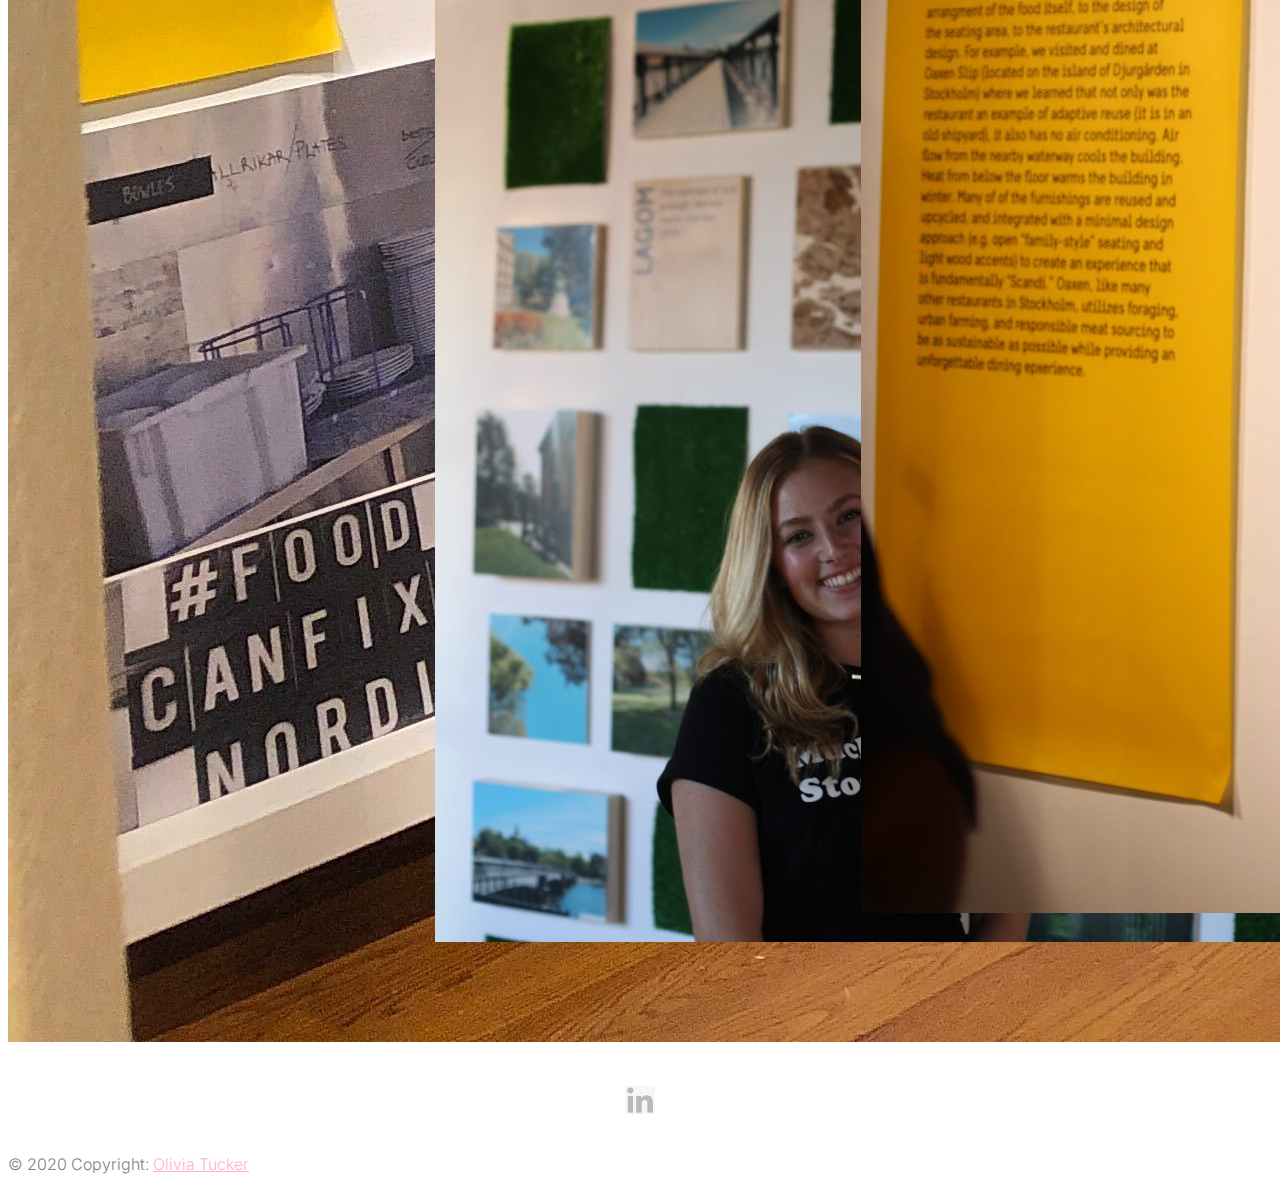
<file: sweden.html>
<!doctype html>
<html lang="en">

<head>
    <meta charset="UTF-8">
    <meta name="Interactive Design II" content="Portfolio Site">
    <meta name="author" content="Olivia Tucker">
    <meta name="viewport" content="width=device-width, initial-scale=1.0">
    <title>Olivia Tucker Portfolio Website</title>

    <!-- Bootstrap v4.4.1 -->
    <link href="https://cdn.jsdelivr.net/npm/bootstrap@5.0.0-beta1/dist/css/bootstrap.min.css" rel="stylesheet" integrity="sha384-giJF6kkoqNQ00vy+HMDP7azOuL0xtbfIcaT9wjKHr8RbDVddVHyTfAAsrekwKmP1" crossorigin="anonymous">
    <link href="css/custom.css" rel="stylesheet" type="text/css" media="screen">
    <link href="https://fonts.googleapis.com/css2?family=Inter:wght@200;300;400;500;600&display=swap" rel="stylesheet">
    

</head>

<body>
    <div class="col-md-13">
        <ul class="nav justify-content-end">
            <ul class="nav nav-pills">
                <li class="nav-item">
                    <a class="nav-link" href="index.html">Home</a>
                </li>
                <li class="nav-item dropdown">
                    <a class="nav-link dropdown-toggle active" data-bs-toggle="dropdown" href="#" role="button" aria-haspopup="true" aria-expanded="false">Design</a>
                    <ul class="dropdown-menu">
                        <li><a class="dropdown-item" href="uxui.html">UX / UI</a></li>
                        <li><a class="dropdown-item" href="graphic.html">Graphics</a>
                        </li>
                        <li><a class="dropdown-item" href="sweden.html">Exhibit</a>
                        </li>
                        
                    </ul>
                </li>
                <li class="nav-item">
                    <a class="nav-link" href="code.html">Code</a>
                </li>

                <li class="nav-item dropdown">
                    <a class="nav-link dropdown-toggle" aria-current="page" data-bs-toggle="dropdown" href="finearts.html" role="button" aria-expanded="false">Fine Arts</a>
                    <ul class="dropdown-menu">
                        <li><a class="dropdown-item" href="painting.html">Painting</a></li>
                        <li><a class="dropdown-item" href="graphic.html">Drawing</a></li>

                    </ul>
                </li>
                <li class="nav-item">
                    <a class="nav-link" href="aboutme.html">About Me</a>
                </li>
                </ul>
                </ul>
                <div class="row">
  <!-- Grid column -->
  <div class="col-md-12 d-flex justify-content-center mb-5">
  </div>
  <!-- Grid column -->
    </div><!--end of div row


<!-- Grid row -->
    <div class="row">
           
            <div class="col-md-12">
                <div class="row">
               <div class="col-lg-12 col-md-12 col-sm-12 col-xs-12">
                   <h2>Stockholm Exhibition</h2><br>
               </div>
           </div>
                <h6>Following my sophomore year at JMU, I studied in Stockholm, Sweden as a part of a Participatory Design Practice. Scandinavia is a design epicenter that is bursting with history, culture and modern technology. After learning about urban planning, graphic design, industrial design, and interactive design, our group of 20 was instructed to put on an Art exhibit based off of Swedish culture once we were back in the states. This experience taught me a monumental amount regarding design and collaborating design with a team. Below I will attach a few photos of our exhibit.</h6><br>
                <h6>Each team was split into a separate group, including home, water, food, and parks. Based off of what we learned about minimalism, design,and overall lifestyle we were required to work alongside our groups to create a Stockholm experienec back in the U.S. This art gallery exhibition was created from scratch, and we wanted to make it feel like viewers were travelling to experience Stockholm in Harrisonburg, Virginia. I am extremely proud with the outcome of this exhibit.</h6><br>
                

                </div><!--end of div-->
                </div>
            <!-- Grid row -->
        
        <div class="row">

  <!-- Grid column -->
  <div class="col-md-12 d-flex justify-content-center mb-5">
  </div>
  <!-- Grid column -->
    </div><!--end of div row
<!-- Grid row -->
    <div class="gallery" id="gallery">

  <!-- Grid column -->
  <div class="mb-3 pics animation all 1">
    <img class="img-fluid" src="images/infographic.jpg" alt="Card image cap">
      <p class="text-center my-3"></p>
  </div>
  <!-- Grid column -->

  <!-- Grid column -->
  <div class="mb-3 pics animation all 2">
    <img class="img-fluid" src="images/exhibit2water.jpg" alt="Card image cap">
       <p class="text-center my-3"></p>
  </div>
  <!-- Grid column -->

  <!-- Grid column -->
  <div class="mb-3 pics animation all 3">
    <img class="img-fluid" src="images/exhibit3.jpg" alt="Card image cap">
       <p class="text-center my-3"></p>
  </div>
  <!-- Grid column -->

  <!-- Grid column -->
  <div class="mb-3 pics animation all 4">
    <img class="img-fluid" src="images/exhibit4.jpg" alt="Card image cap">
       <p class="text-center my-3"></p>
  </div>
  <!-- Grid column -->

  <!-- Grid column -->
  <div class="mb-3 pics animation all 5">
    <img class="img-fluid" src="images/exhibit5.jpg" alt="Card image cap">
       <p class="text-center my-3"></p>
  </div>
  <!-- Grid column -->
    
      
    <div class="mb-3 pics animation all 1">
    <img class="img-fluid" src="images/exhibit6.png" alt="Card image cap">
        <p class="text-center my-3"></p>
    </div>
  <!-- Grid column -->
    
     <div class="mb-3 pics animation all 1">
    <img class="img-fluid" src="images/ehibit1.jpg" alt="Card image cap">
         <p class="text-center my-3"></p>
    </div>
        
        <div class="mb-3 pics animation all 1">
    <img class="img-fluid" src="images/exhibit7.png" alt="Card image cap">
         <p class="text-center my-3"></p>
    </div>
        <div class="mb-3 pics animation all 1">
    <img class="img-fluid" src="images/floorplan.png" alt="Card image cap">
         <p class="text-center my-3"></p>
    </div>
        <div class="mb-3 pics animation all 1">
    <img class="img-fluid" src="images/andy.png" alt="Card image cap">
         <p class="text-center my-3"></p>
    </div>
        
    </div><!-- Grid column div gallery -->
                
         <!-- Footer Elements -->

              
                <a href="https://www.linkedin.com/in/olivia-tucker-ba3a02171/l" target="_blank"><img src="images/linkedinlogo.png" width="30px" class="center" alt="LinkedIn"></a>


                <!-- Copyright -->
                <div class="footer-copyright text-center py-3">© 2020 Copyright:
                    <a href="https://www.livtuckerdesign.com/">Olivia Tucker</a>
                </div>
       
                <!-- Copyright -->

            <!-- Footer -->
        
        <style>
            .gallery {
    -webkit-column-count: 3;
    -moz-column-count: 3;
    column-count: 3;
    -webkit-column-width: 33%;
    -moz-column-width: 33%;
    column-width: 33%;
}

.gallery .pics {
    -webkit-transition: all 350ms ease;
    transition: all 350ms ease;
}

.gallery .animation {
    -webkit-transform: scale(1);
    -ms-transform: scale(1);
    transform: scale(1);
}

@media (max-width: 450px) {
    .gallery {
        -webkit-column-count: 1;
        -moz-column-count: 1;
        column-count: 1;
        -webkit-column-width: 100%;
        -moz-column-width: 100%;
        column-width: 100%;
    }
}

@media (max-width: 400px) {
    .btn.filter {
        padding-left: 1.1rem;
        padding-right: 1.1rem;
    }
}
            h6{
                padding-left:200px;
                padding-right:200px;
            }    
        h2{
        text-align: center;
        color:light gainsboro;
        padding-top:100px;
            font-size:40px;}

            p{
                font-size:15px;
        
        </style>

            

            <!-- jQuery and Bootstrap links - do not delete! -->
        
            <script src="https://cdn.jsdelivr.net/npm/bootstrap@5.0.0-beta1/dist/js/bootstrap.bundle.min.js" integrity="sha384-ygbV9kiqUc6oa4msXn9868pTtWMgiQaeYH7/t7LECLbyPA2x65Kgf80OJFdroafW" crossorigin="anonymous"></script>
            <!-- end of do not delete -->

       </div> <!--final div container-->
</body>

</html>
</file>
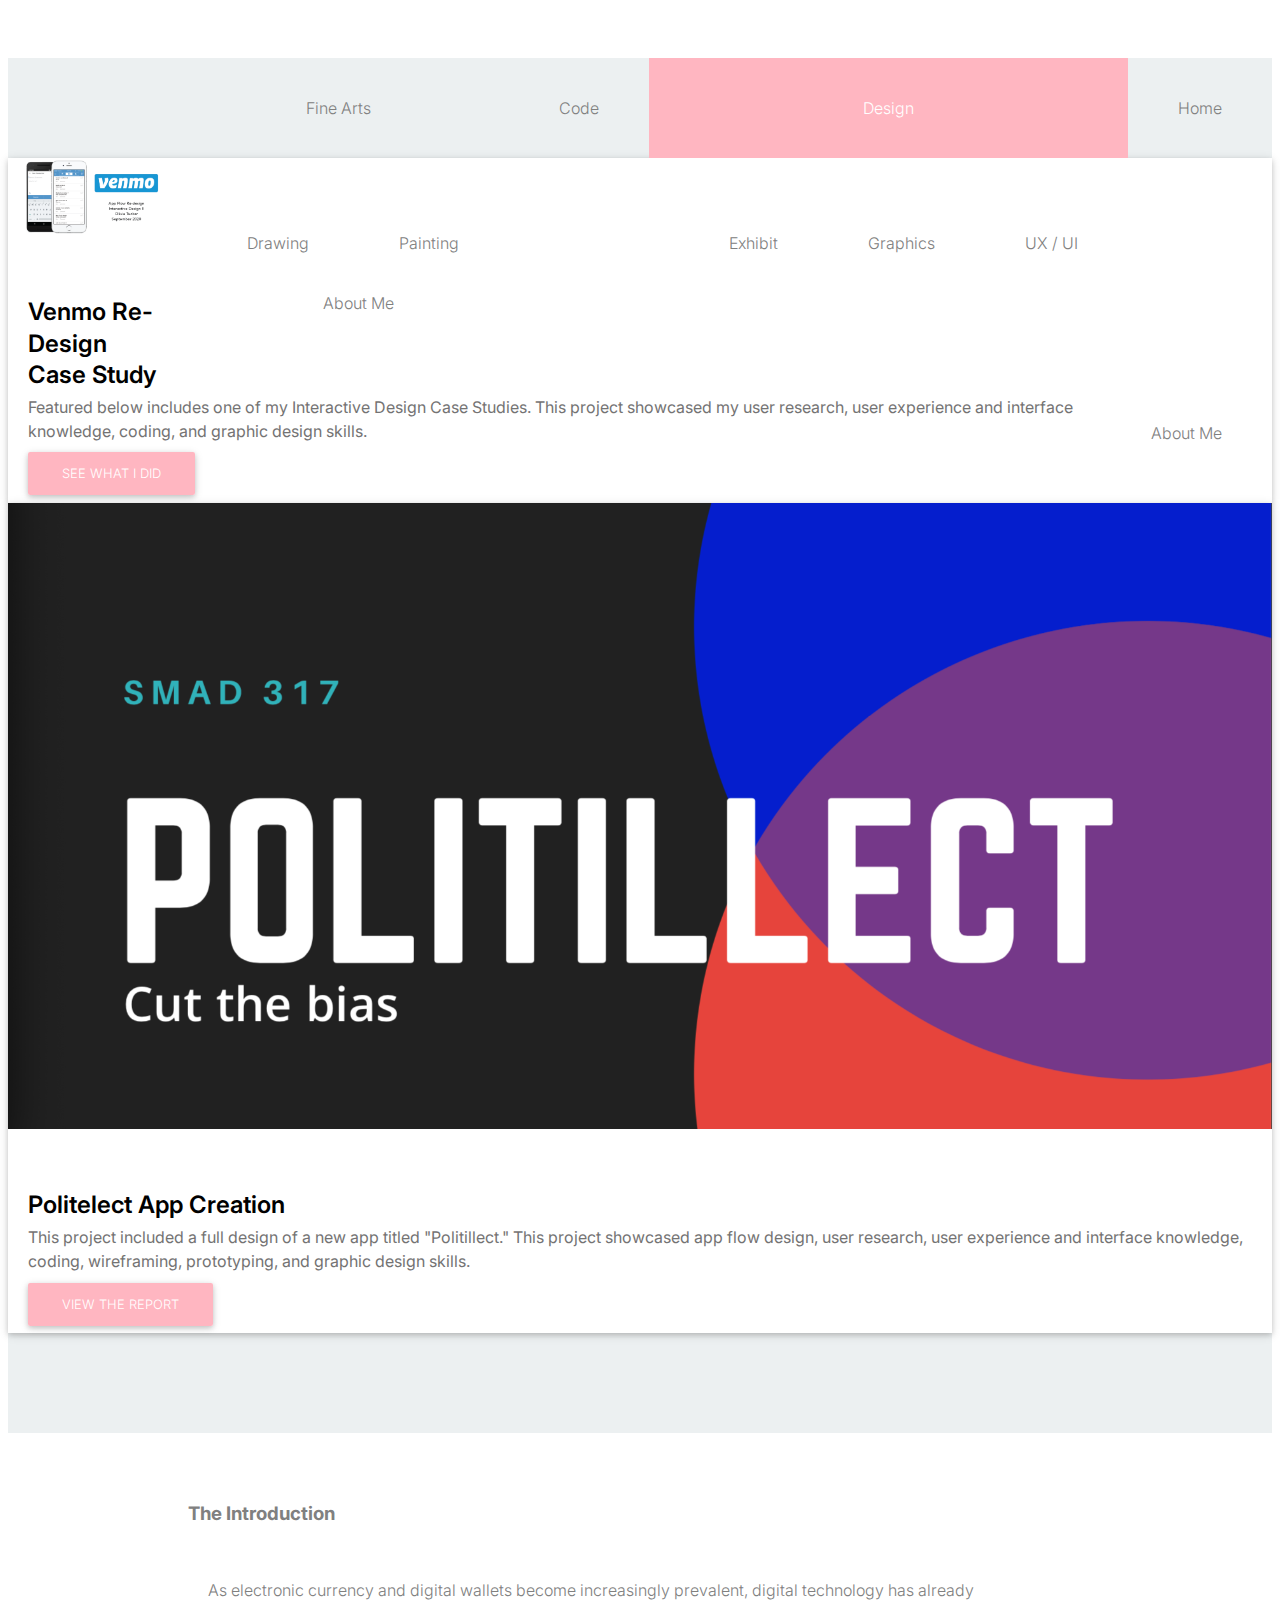
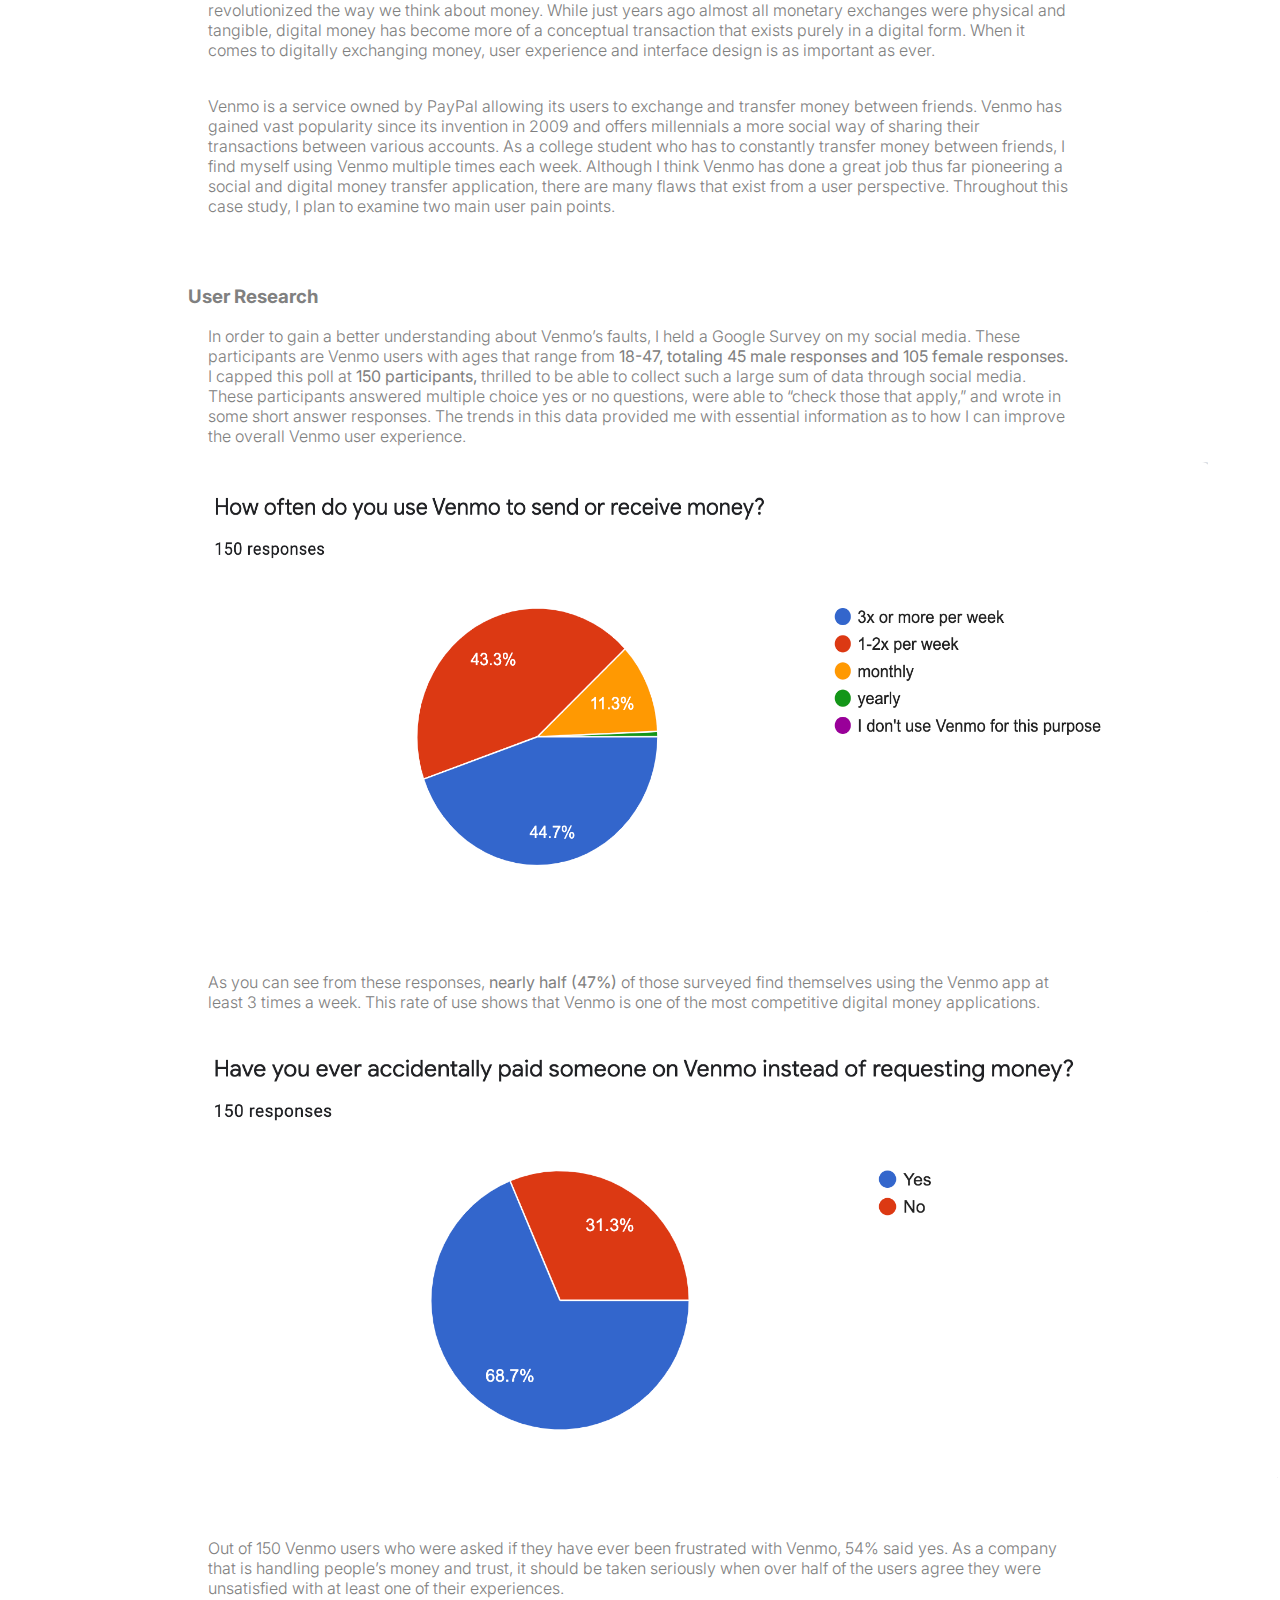
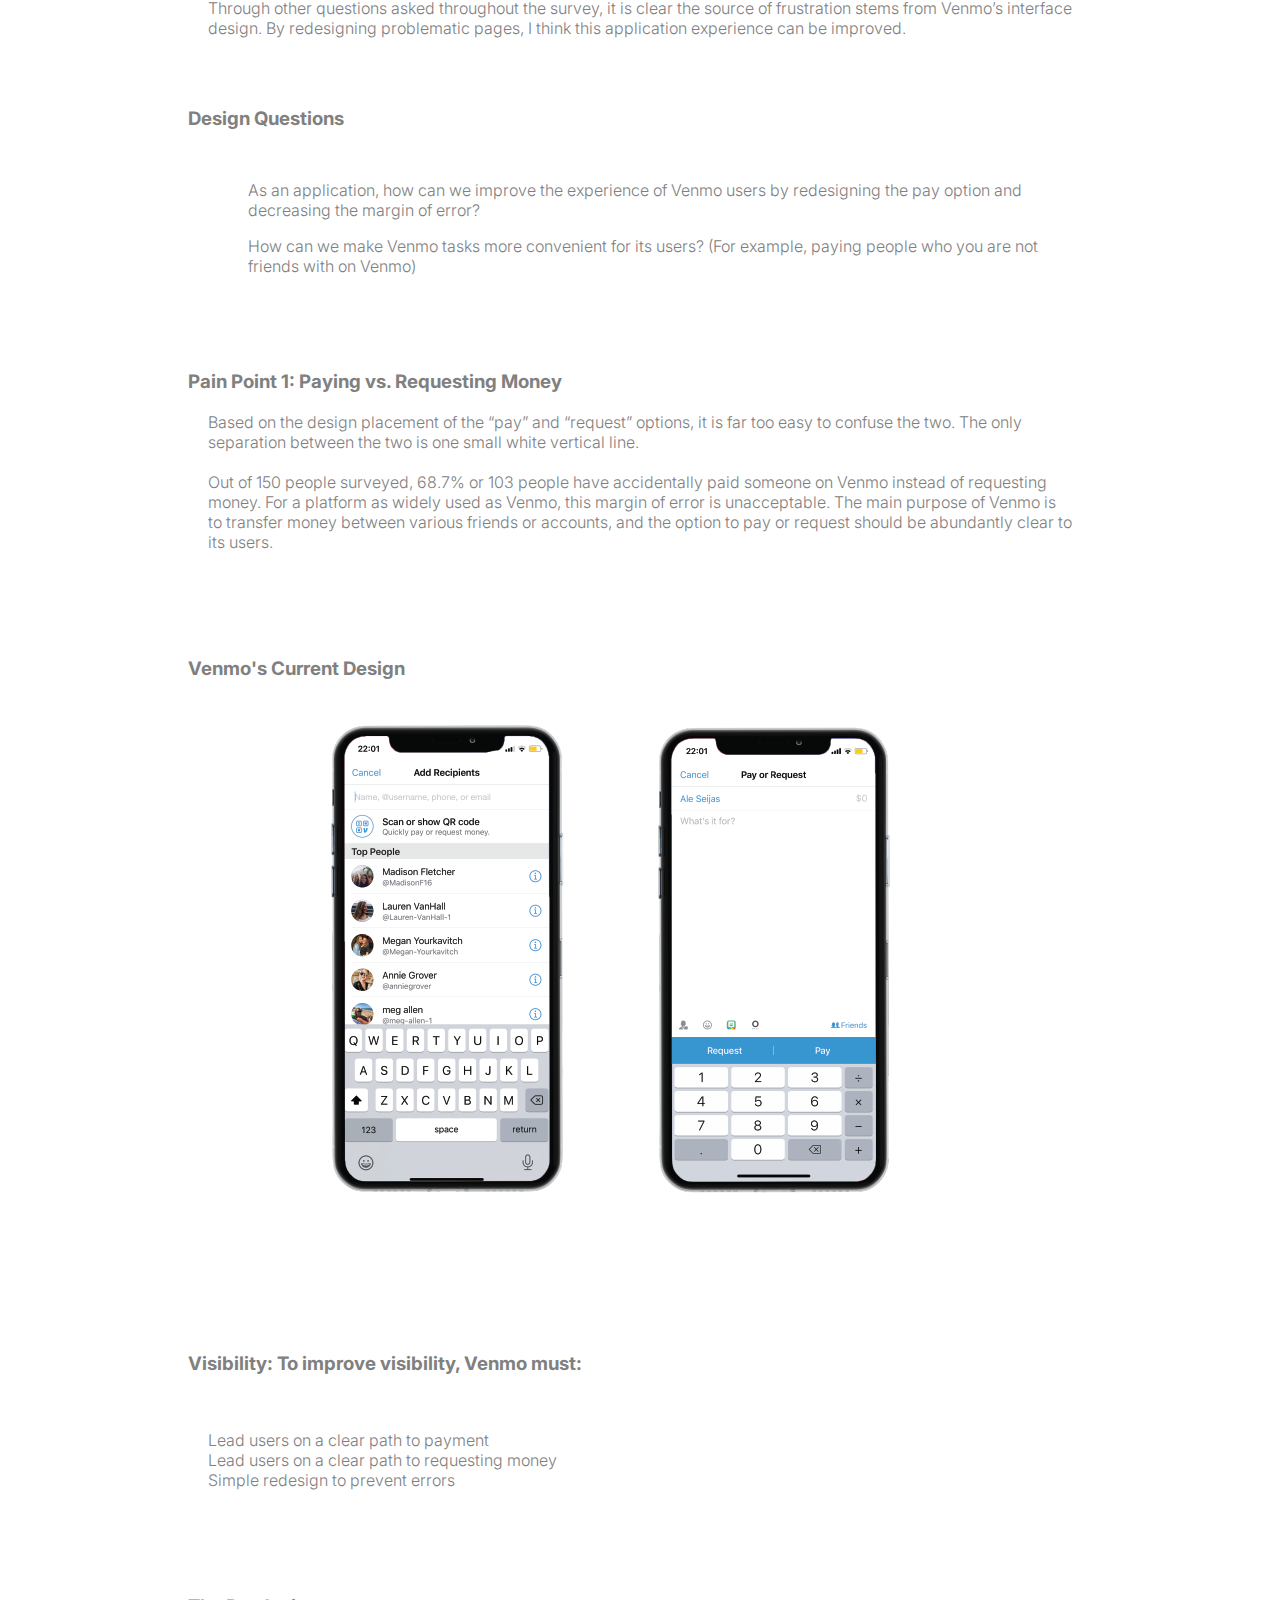
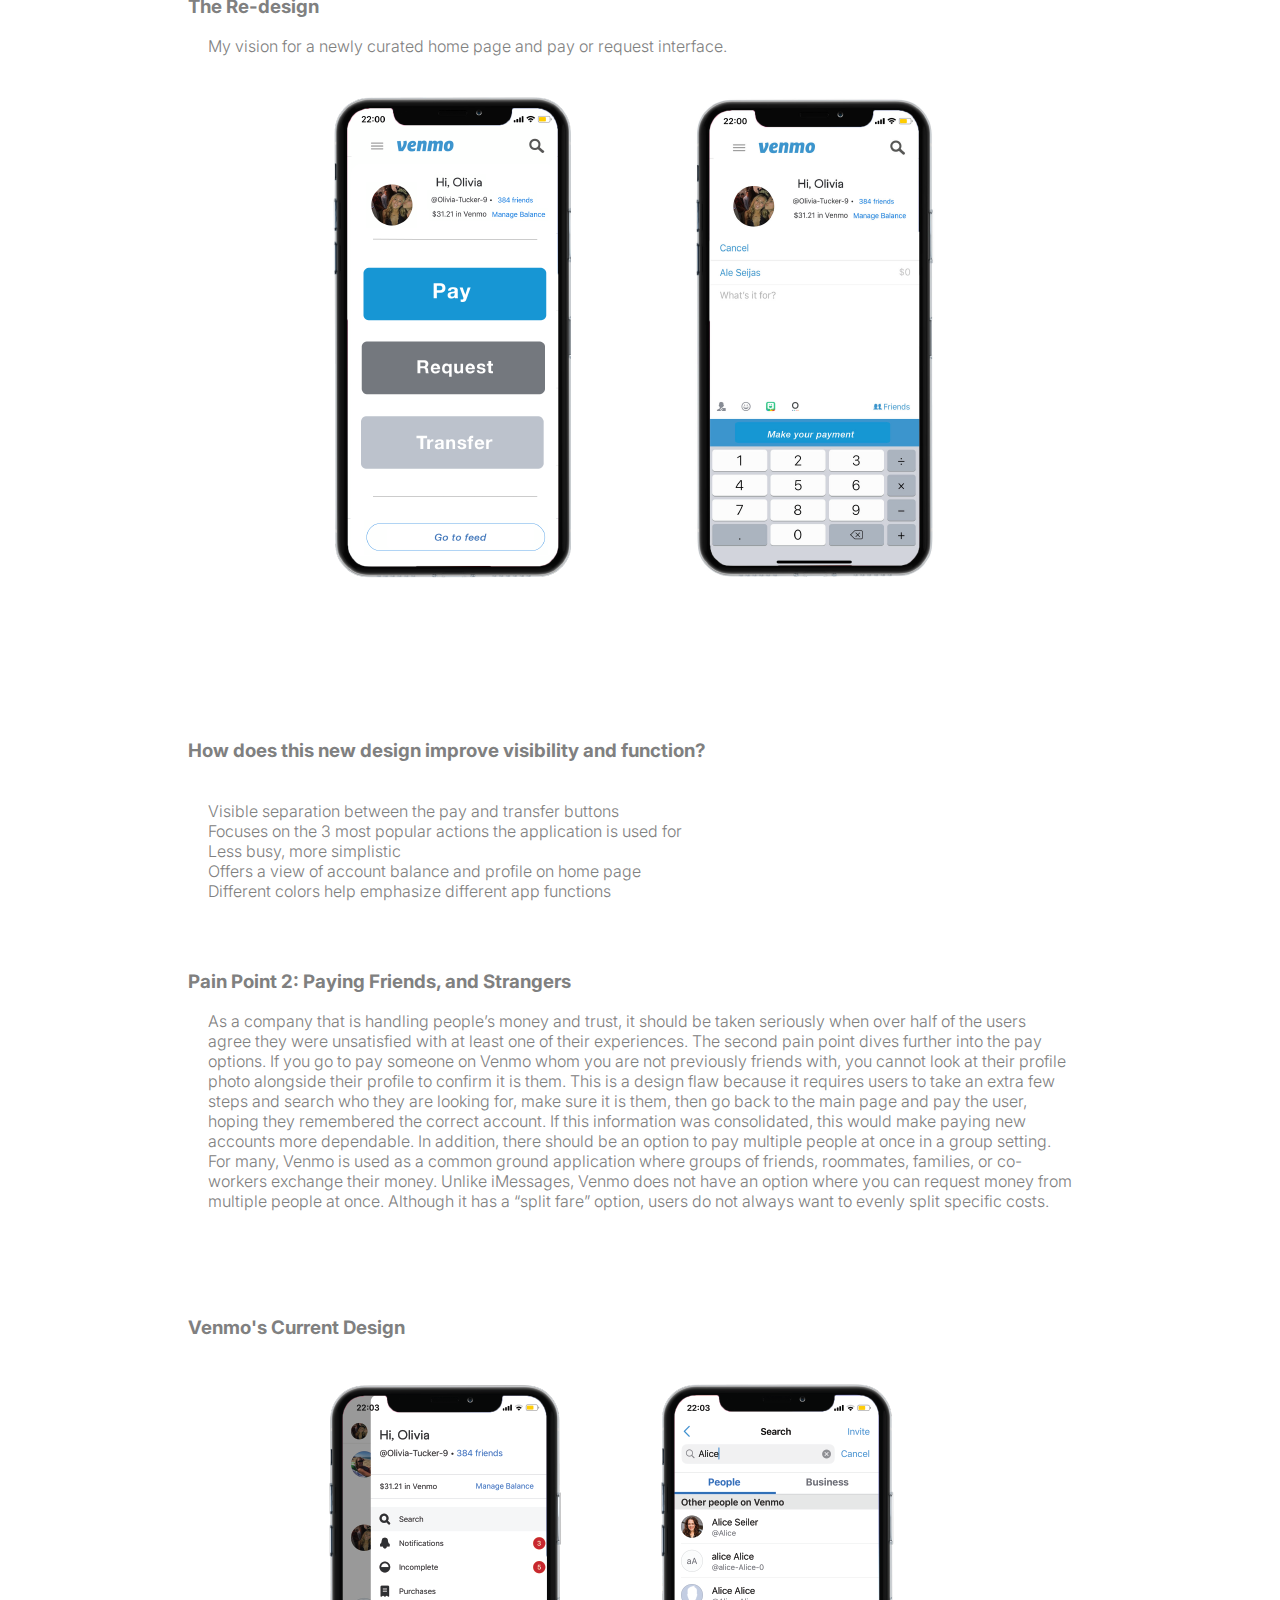
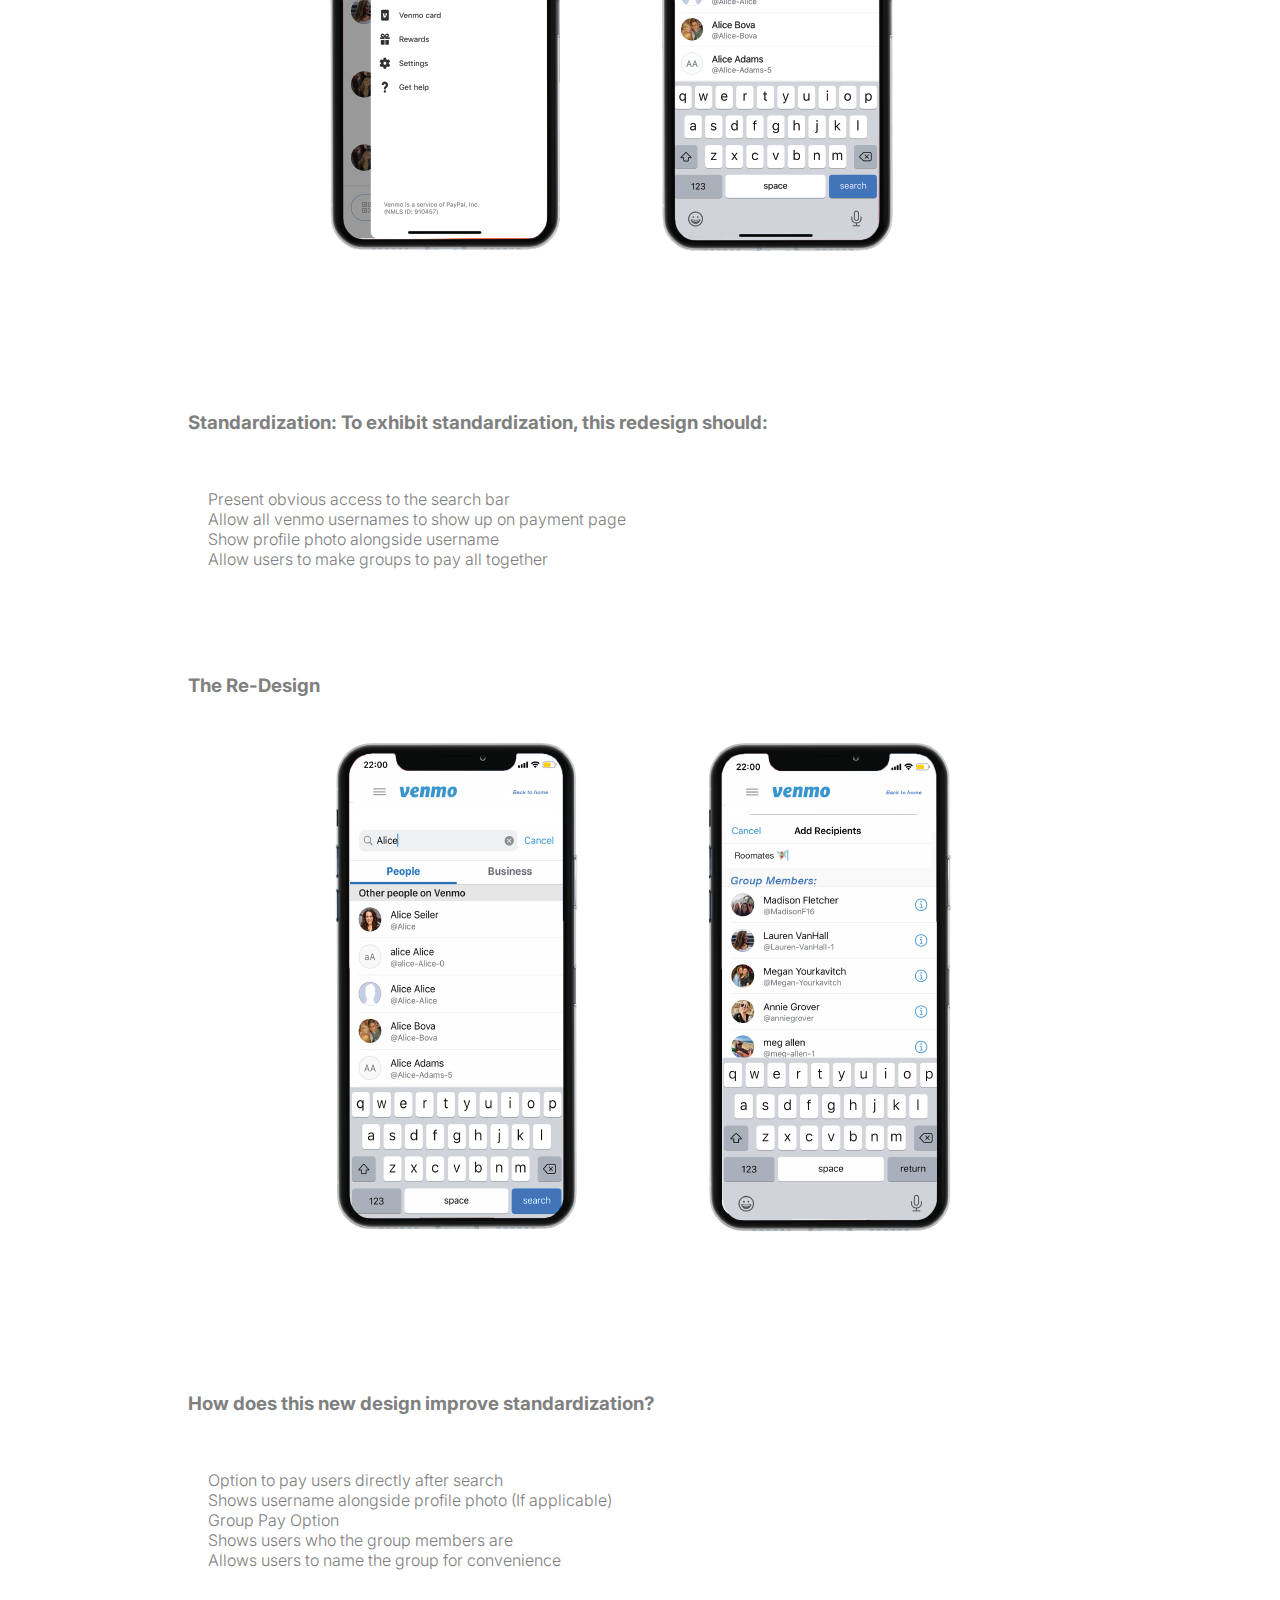
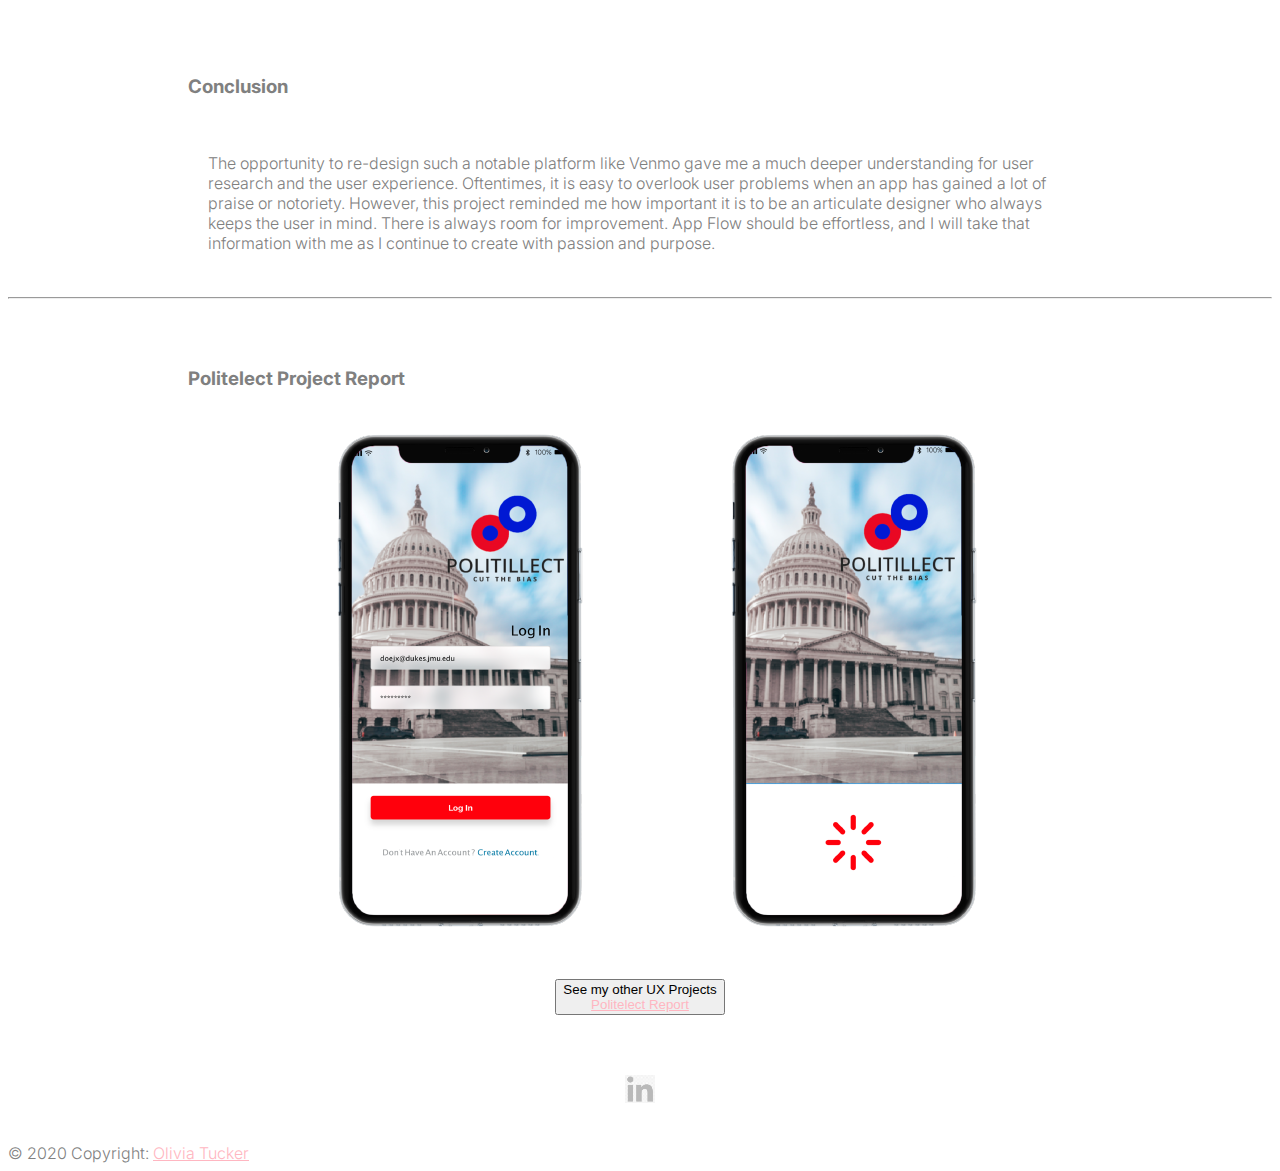
<file: uxui.html>
<!doctype html>
<html lang="en">

<head>
    <meta charset="UTF-8">
    <meta name="Interactive Design II" content="Portfolio Site">
    <meta name="author" content="Olivia Tucker">
    <meta name="viewport" content="width=device-width, initial-scale=1.0">
    <title>Olivia Tucker Portfolio Website</title>

    <!-- Bootstrap v4.4.1 -->
    <link href="https://cdn.jsdelivr.net/npm/bootstrap@5.0.0-beta1/dist/css/bootstrap.min.css" rel="stylesheet" integrity="sha384-giJF6kkoqNQ00vy+HMDP7azOuL0xtbfIcaT9wjKHr8RbDVddVHyTfAAsrekwKmP1" crossorigin="anonymous">
    <link href="css/custom.css" rel="stylesheet" type="text/css" media="screen">
    <link href="https://fonts.googleapis.com/css2?family=Inter:wght@200;300;400;500;600&display=swap" rel="stylesheet">

</head>

<body>
    <div class="col-md-13">
        <ul class="nav justify-content-end">
            <ul class="nav nav-pills">
                <li class="nav-item">
                    <a class="nav-link" href="index.html">Home</a>
                </li>
                <li class="nav-item dropdown">
                    <a class="nav-link active dropdown-toggle" aria-current="page" data-bs-toggle="dropdown" href="design.html" role="button" aria-expanded="false">Design</a>
                    <ul class="dropdown-menu">
                        <li><a class="dropdown-item" href="uxui.html">UX / UI</a></li>
                        <li><a class="dropdown-item" href="graphic.html">Graphics</a></li>
                        <li><a class="dropdown-item" href="sweden.html">Exhibit</a>
                        </li>
                    </ul>
                </li>
                <li class="nav-item">
                    <a class="nav-link" href="code.html">Code</a>
                </li>

                <li class="nav-item dropdown">
                    <a class="nav-link dropdown-toggle" data-bs-toggle="dropdown" href="finearts.html" role="button" aria-expanded="false">Fine Arts</a>
                    <ul class="dropdown-menu">
                        <li><a class="dropdown-item" href="painting.html">Painting</a></li>
                        <li><a class="dropdown-item" href="graphic.html">Drawing</a></li>

                        <a class="nav-link" aria-current="page" href="aboutme.html">About Me</a>

                    </ul>
                </li>
                    <li class="nav-item">
                    <a class="nav-link" href="aboutme.html">About Me</a>
                </li>
            </ul>
        </ul>
    <!--insert body elements-->
        
     <!-- details card section starts from here -->
<section class="details-card">
    <div class="container">
        <div class="row">
            <div class="col-md-6">
                <div class="card-content">
                    <div class="card-img">
                        <img src="images/coverimage.png" alt="Venmo Design">
                    </div>
                    <div class="card-desc">
                        <h3>Venmo Re-Design Case Study</h3>
                        <p>Featured below includes one of my Interactive Design Case Studies. This project showcased my user research, user experience and interface knowledge, coding, and graphic design skills.</p>
                            <a href="#VenmoDesign" class="btn-card">See what I did</a>   
                    </div>
                </div>
            </div>
            <div class="col-md-6">
                <div class="card-content">
                    <div class="card-img">
                        <img src="images/politillectcover.png" alt="">
                    
                    </div>
                    <div class="card-desc">
                        <h3>Politelect App Creation</h3>
                        <p>This project included a full design of a new app titled "Politillect." This project showcased app flow design, user research, user experience and interface knowledge, coding, wireframing, prototyping, and graphic design skills.</p>
                            <a href="#Politelect" class="btn-card">View the Report</a>   
                    </div>
                </div>
            </div>
        </div>
    </div>
</section>
        
<!--beginning of Venmo report bring to bottom of page-->
<div class="row">
            
            <div class="col-md-13">
                <h3 id="VenmoDesign">The Introduction </h3><br>
                <p>As electronic currency and digital wallets become increasingly prevalent, digital technology has already revolutionized the way we think about money. While just years ago almost all monetary exchanges were physical and tangible, digital money has become more of a conceptual transaction that exists purely in a digital form. When it comes to digitally exchanging money, user experience and interface design is as important as ever. <br>

                    <br>
                    <p>Venmo is a service owned by PayPal allowing its users to exchange and transfer money between friends. Venmo has gained vast popularity since its invention in 2009 and offers millennials a more social way of sharing their transactions between various accounts. As a college student who has to constantly transfer money between friends, I find myself using Venmo multiple times each week. Although I think Venmo has done a great job thus far pioneering a social and digital money transfer application, there are many flaws that exist from a user perspective. Throughout this case study, I plan to examine two main user pain points.
                    </p>
                    <h3>User Research</h3>
                    <p>In order to gain a better understanding about Venmo’s faults, I held a Google Survey on my social media. These participants are Venmo users with ages that range from <strong>18-47, totaling 45 male responses and 105 female responses.</strong> I capped this poll at <b> 150 participants,</b> thrilled to be able to collect such a large sum of data through social media. These participants answered multiple choice yes or no questions, were able to “check those that apply,” and wrote in some short answer responses. The trends in this data provided me with essential information as to how I can improve the overall Venmo user experience. </p>
                    <div class="img2"><img src="images/venmotiming.png" width="1000px" height="450px"></div>
                    <p>As you can see from these responses, <b>nearly half (47%)</b> of those surveyed find themselves using the Venmo app at least 3 times a week. This rate of use shows that Venmo is one of the most competitive digital money applications. </p>

                    <div class="img3"><img src="images/venmopaysurvey.png" width="1070px" height="450px"></div>
                    <p>Out of 150 Venmo users who were asked if they have ever been frustrated with Venmo, 54% said yes. As a company that is handling people’s money and trust, it should be taken seriously when over half of the users agree they were unsatisfied with at least one of their experiences.<br>Through other questions asked throughout the survey, it is clear the source of frustration stems from Venmo’s interface design. By redesigning problematic pages, I think this application experience can be improved.
                
                    <h3>Design Questions</h3>
                <p>
                            <ul>
                                <p>As an application, how can we improve the experience of Venmo users by redesigning the pay option and decreasing the margin of error?</p>
                                <p>How can we make Venmo tasks more convenient for its users? (For example, paying people who you are not friends with on Venmo)
                            </ul>

                    <h3>Pain Point 1: Paying vs. Requesting Money</h3>
                    <p>Based on the design placement of the “pay” and “request” options, it is far too easy to confuse the two. The only separation between the two is one small white vertical line.

                        <br><br> Out of 150 people surveyed, 68.7% or 103 people have accidentally paid someone on Venmo instead of requesting money. For a platform as widely used as Venmo, this margin of error is unacceptable. The main purpose of Venmo is to transfer money between various friends or accounts, and the option to pay or request should be abundantly clear to its users.
                    </p><br>
                    <h3>Venmo's Current Design</h3><br>
                    <div class="img4"><img src="images/designimage1.png"></div>
            </div>
        </div><br><br>
        <h3>Visibility: To improve visibility, Venmo must:</h3><br>
                
                    <p>
                        Lead users on a clear path to payment<br>
                        Lead users on a clear path to requesting money<br>
                        Simple redesign to prevent errors <br>
    
                    </p>
                <br>
                <h3>The Re-design</h3>
        <p>My vision for a newly curated home page and pay or request interface. </p><br>
                 <div class="img5"><img src="images/newvenmodesigns1.png"></div><br><br>
                <h3>How does this new design improve visibility and function?</h3>
                <p><br>
                        Visible separation between the pay and transfer buttons<br>
                        Focuses on the 3 most popular actions the application is used for<br>
                    Less busy, more simplistic<br>
                   Offers a view of account balance and profile on home page<br>
                  Different colors help emphasize different app functions<br>
                   
                    </p>
        
         <h3>Pain Point 2: Paying Friends, and Strangers</h3>
                    <p>As a company that is handling people’s money and trust, it should be taken seriously when over half of the users agree they were unsatisfied with at least one of their experiences. The second pain point dives further into the pay options. If you go to pay someone on Venmo whom you are not previously friends with, you cannot look at their profile photo alongside their profile to confirm it is them. This is a design flaw because it requires users to take an extra few steps and search who they are looking for, make sure it is them, then go back to the main page and pay the user, hoping they remembered the correct account. If this information was consolidated, this would make paying new accounts more dependable. In addition, there should be an option to pay multiple people at once in a group setting. For many, Venmo is used as a common ground application where groups of friends, roommates, families, or co-workers exchange their money. Unlike iMessages, Venmo does not have an option where you can request money from multiple people at once. Although it has a “split fare” option, users do not always want to evenly split specific costs. 
                    </p><br>

        <h3>Venmo's Current Design</h3><br>
                    <div class="img6"><img src="images/venmofriendrequest.png"></div><br><br>
                    <h3>Standardization: To exhibit standardization, this redesign should:</h3><br>
                    <p>
                Present obvious access to the search bar<br>
                    Allow all venmo usernames to show up on payment page<br>
                    Show profile photo alongside username<br>
                    Allow users to make groups to pay all together<br>
                    </p><br>
                    <h3>The Re-Design</h3><br>
                    <div class="img7"><img src="images/newvenmodesign2.png"></div><br><br>
                    
<h3>How does this new design improve standardization?</h3><br>
                <p>
                        Option to pay users directly after search<br>
                        Shows username alongside profile photo (If applicable)<br>
                    Group Pay Option<br>
                   Shows users who the group members are<br>
                   Allows users to name the group for convenience<br>
                    </p><br>
    
    <h3>Conclusion</h3><br>
                    <p>The opportunity to re-design such a notable platform like Venmo gave me a much deeper understanding for user research and the user experience. Oftentimes, it is easy to overlook user problems when an app has gained a lot of praise or notoriety. However, this project reminded me how important it is to be an articulate designer who always keeps the user in mind. There is always room for improvement. App Flow should be effortless, and I will take that information with me as I continue to create with passion and purpose.
                    </p><br>
        
        <hr>
        
    <h3 id="Politelect">Politelect Project Report</h3><br>
        <div class="img8"><img src="images/politillectdesign1.png"></div>
        
        <button type="button" class="center btn btn-secondary" >See my other UX Projects<br><a href="../FinalPortfolioSiteIDII/Politillect.pdf" download="Politelect">Politelect Report</a></button><br><br><br>
        
        
        
<style>
    p{
        padding-left:200px;
        padding-right:200px;
    }
    h3{
        Padding-top:50px;
        Padding-left:180px;
    }
  section{
    padding: 100px 0;
}
    
.details-card {
	background: #ecf0f1;
}

.card-content {
	background: #ffffff;
	border: 4px;
	box-shadow: 0 2px 5px 0 rgba(0,0,0,.16), 0 2px 10px 0 rgba(0,0,0,.12);
}

.card-img {
	position: relative;
	overflow: hidden;
	border-radius: 0;
	z-index: 1;
}

.card-img img {
	width: 100%;
	height: auto;
	display: block;
}

.card-img span {
	position: absolute;
    top: 15%;
    left: 12%;
    background: #1ABC9C;
    padding: 6px;
    color: #fff;
    font-size: 12px;
    border-radius: 4px;
    -webkit-border-radius: 4px;
    -moz-border-radius: 4px;
    -ms-border-radius: 4px;
    -o-border-radius: 4px;
    transform: translate(-50%,-50%);
}
.card-img span h4{
        font-size: 12px;
        margin:0;
        padding:10px 5px;
         line-height: 0;
}
.card-desc {
	padding: 1.25rem;
}

.card-desc h3 {
	color: #000000;
    font-weight: 600;
    font-size: 1.5em;
    line-height: 1.3em;
    margin-top: 0;
    margin-bottom: 5px;
    padding: 0;
}

.card-desc p {
	color: #747373;
    font-size: 14px;
	font-weight: 400;
	font-size: 1em;
	line-height: 1.5;
	margin: 0px;
	margin-bottom: 20px;
	padding: 0;
}
    
    
    }.btn{
        color:white;
        
    } 
    
    .btn:hover{
        color:red;
    }
.btn-card{
	background-color:lightpink;
	color: #fff;
	box-shadow: 0 2px 5px 0 rgba(0,0,0,.16), 0 2px 10px 0 rgba(0,0,0,.12);
    padding: .84rem 2.14rem;
    font-size: .81rem;
    -webkit-transition: color .15s ease-in-out,background-color .15s ease-in-out,border-color .15s ease-in-out,-webkit-box-shadow .15s ease-in-out;
    transition: color .15s ease-in-out,background-color .15s ease-in-out,border-color .15s ease-in-out,-webkit-box-shadow .15s ease-in-out;
    -o-transition: color .15s ease-in-out,background-color .15s ease-in-out,border-color .15s ease-in-out,box-shadow .15s ease-in-out;
    transition: color .15s ease-in-out,background-color .15s ease-in-out,border-color .15s ease-in-out,box-shadow .15s ease-in-out;
    transition: color .15s ease-in-out,background-color .15s ease-in-out,border-color .15s ease-in-out,box-shadow .15s ease-in-out,-webkit-box-shadow .15s ease-in-out;
    margin: 0;
    border: 0;
    -webkit-border-radius: .125rem;
    border-radius: .125rem;
    cursor: pointer;
    text-transform: uppercase;
    white-space: normal;
    word-wrap: break-word;
    color: #fff;
}
.btn-card:hover {
    background: #FCD9E8;
}
a.btn-card {
    text-decoration: none;
    color: #fff;
}  
    
.img2, .img3, .img4, .img5,.img6, .img7, .img8
    {
        padding-left: 200px;
            height:auto;
            width:auto;
    }
        
    </style>
       
<!-- details card section starts from here -->   
        
        
        
        
        
        
        
        
        
        
        
        
        
        
        
        
        
        
        
        
        
        
        
        
  
        
                
        
         <!-- Footer Elements -->

              
                <a href="https://www.linkedin.com/in/olivia-tucker-ba3a02171/l" target="_blank"><img src="images/linkedinlogo.png" width="30px" class="center" alt="LinkedIn"></a>


                <!-- Copyright -->
                <div class="footer-copyright text-center py-3">© 2020 Copyright:
                    <a href="https://www.livtuckerdesign.com/">Olivia Tucker</a>
                </div>
                <!-- Copyright -->

            <!-- Footer -->
       
                
                
                
                
        
                
            


            

            <!-- jQuery and Bootstrap links - do not delete! -->
        
            <script src="https://cdn.jsdelivr.net/npm/bootstrap@5.0.0-beta1/dist/js/bootstrap.bundle.min.js" integrity="sha384-ygbV9kiqUc6oa4msXn9868pTtWMgiQaeYH7/t7LECLbyPA2x65Kgf80OJFdroafW" crossorigin="anonymous"></script>
            <!-- end of do not delete -->

       </div> <!--final div container-->
</body>

</html>
</file>
<file: css/custom.css>
@charset "UTF-8";
/* Add your custom CSS declarations below  */

body{
    font-family: 'Inter', sans-serif;
    background-color:white;
    color:gray;
    font-weight:300;
    
}
    
    ul {
  list-style-type: none;
  margin: 0;
  padding-top: 15px;
padding-bottom: 10px;
  background-color:none;
}

li {
  float: right;
    padding-top: 20px;
    padding-right: 10px
}

.nav-pills .nav-link.active, .nav-pills .show>.nav-link {
    color: #fff;
    background-color: lightpink;
}

.jumbotron{
    background-image: url('../images/heroimage.jpeg');
    height:auto;
    width:100;
    background-size:cover;
    background-position:center; 
    padding-bottom: 10px;
   
}

img{
    padding-bottom: 40px;
}



li a {
  display: block;
  color: gray;
  text-align: center;
  padding: 40px 40px;
  text-decoration: none;

}

}
li a:hover {
  background-color: lightpink;
    color:lightpink;
}

h1{
    padding-left: 50px;
    font-size:50px;
    text-transform: uppercase;
   
    
   
}

}
.intro{
    display: flex;

   

}

.typing{
    font-size:40px;
    margin-left 24px;
}

.typing::after{
    padding-top: 30px;
    content:"";
    position:absolute;
    right: -5px;
    width:1px;
    height:50%;
    border-right: 2px solid pink;
    animation: blink 0.5s infinite ease;
}

@keyframes blink {
    0%{
        opacity:0;
    }
    100%
    {
        opacity:0;
    }}


footer {
    position: fixed bottom;
    left: 0;
    bottom: 0;
    width: 100%;
    color:lightpink;
    background: color: slategray;
    display: block;
    padding-bottom: 10px;
   }

a {
    color: lightpink;
    text-decoration: underline;
}

.center {
  display: block;
  margin-left: auto;
  margin-right: auto;
  width: 30;
}

.gal-item{
	overflow: hidden;
	padding: 8px;
}
.gal-item .box{
	height: 100%;
	overflow: hidden;
}
.box img{
	height: 100%;
	width: auto;
	object-fit:cover;
}
</file>
